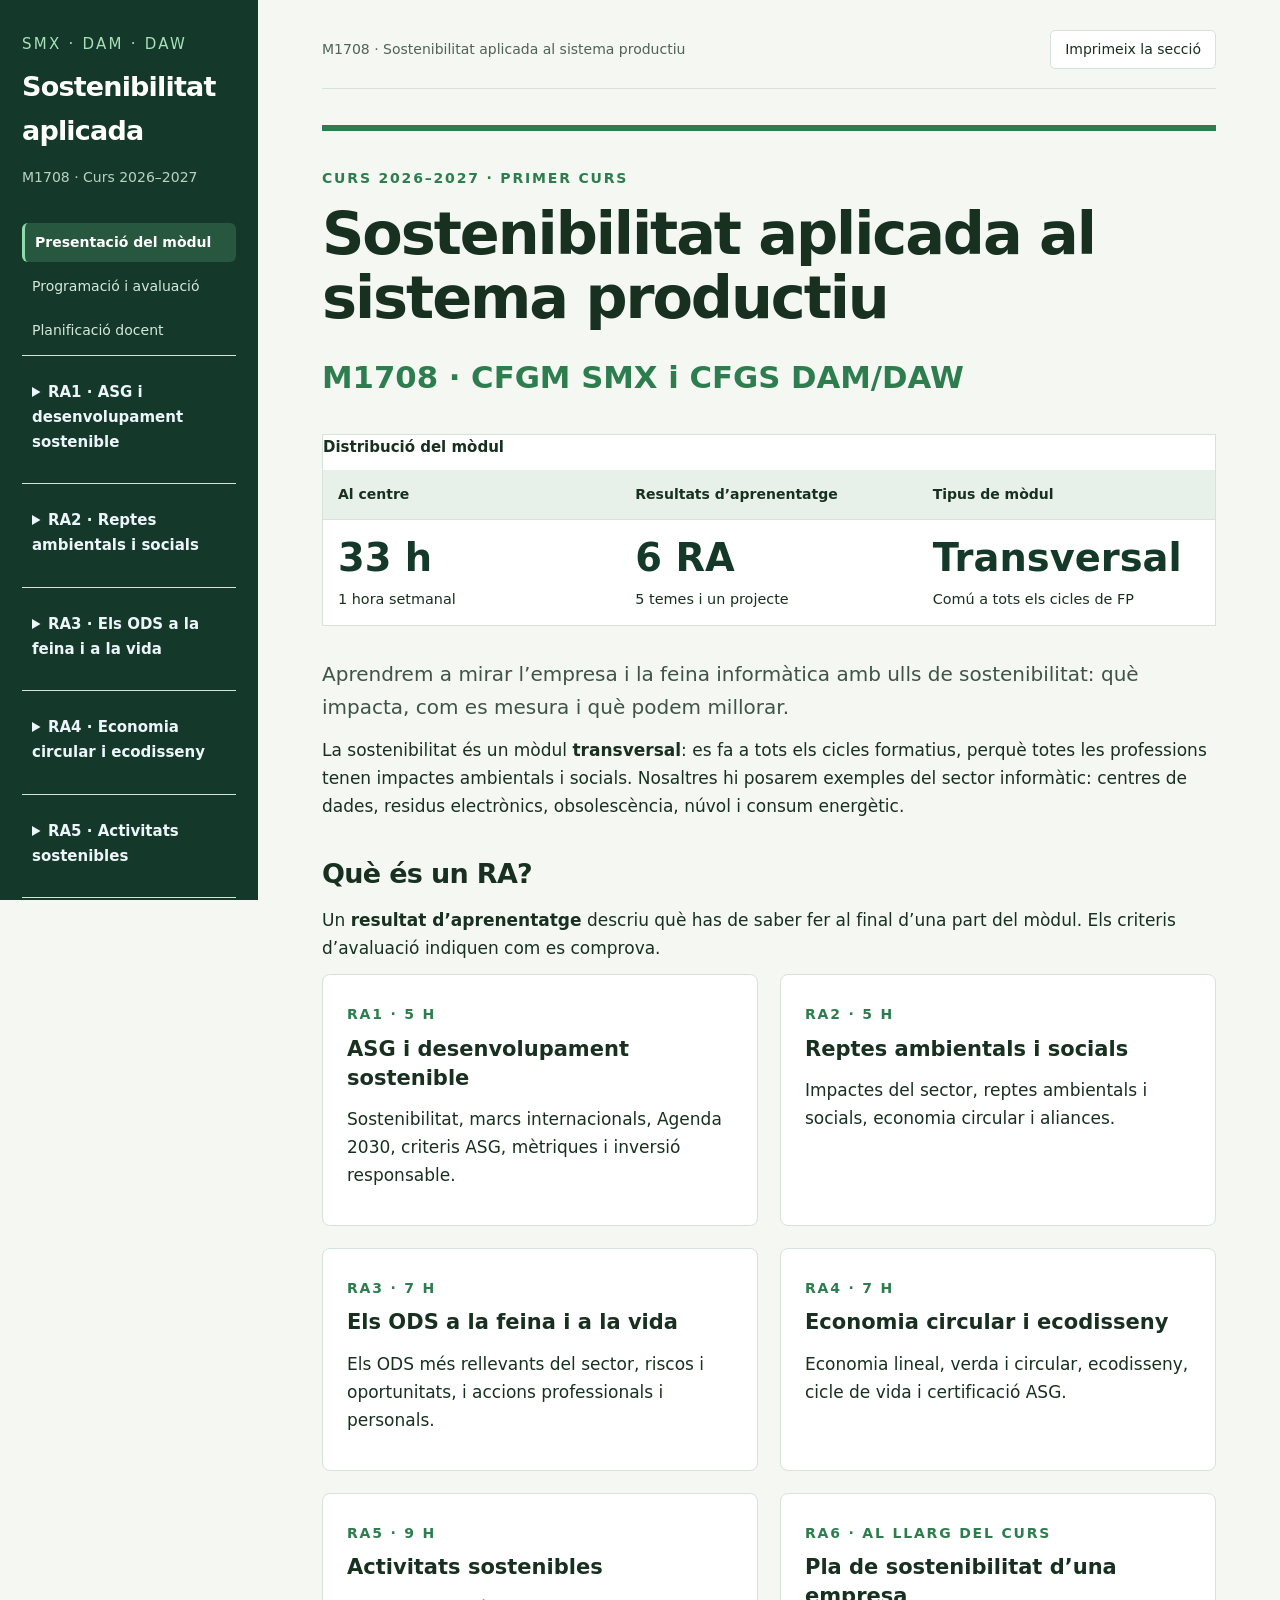
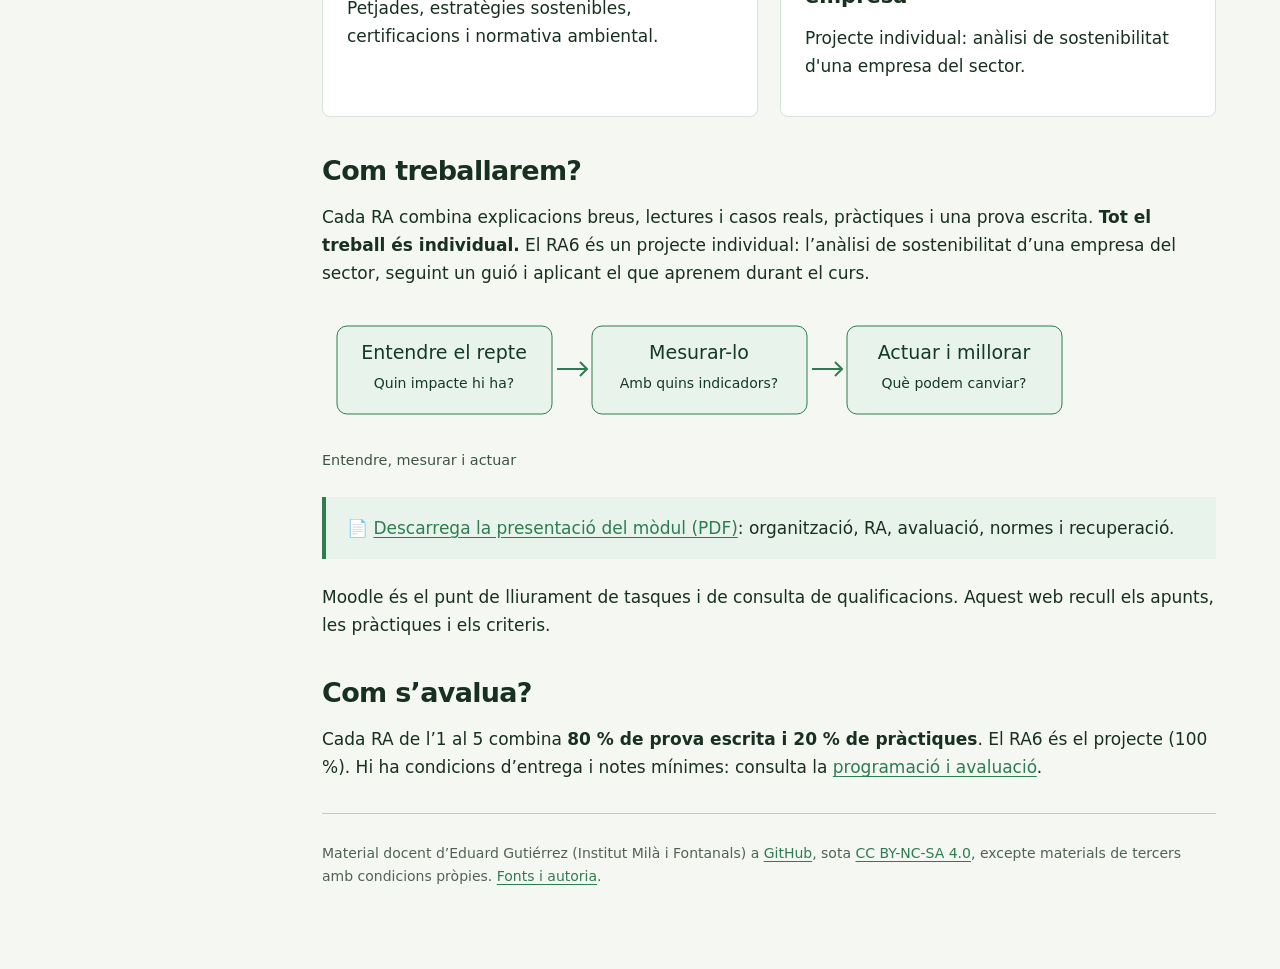
<file: index.html>
<!doctype html>
<html lang="ca">
<head>
<meta charset="utf-8">
<meta name="viewport" content="width=device-width,initial-scale=1">
<title>Sostenibilitat aplicada al sistema productiu · M1708</title>
<meta name="description" content="Sostenibilitat aplicada al sistema productiu · M1708 Sostenibilitat aplicada al sistema productiu. Apunts, pràctiques i criteris per a 1r de CFGM SMX i 1r de CFGS DAM/DAW.">
<link rel="stylesheet" href="style.css?v=20261122">
<link rel="icon" href="data:image/svg+xml,%3Csvg%20xmlns='http://www.w3.org/2000/svg'%20viewBox='0%200%2064%2064'%3E%3Crect%20width='64'%20height='64'%20rx='12'%20fill='%2314392a'/%3E%3Ctext%20x='32'%20y='43'%20text-anchor='middle'%20font-size='38'%20fill='white'%20font-family='sans-serif'%3ES%3C/text%3E%3C/svg%3E">
</head>
<body data-default-panel="inici">
<a class="skip" href="#main">Ves al contingut</a><aside><div class="brand">SMX · DAM · DAW<strong>Sostenibilitat<br>aplicada</strong></div>
<p>M1708 · Curs 2026–2027</p>
<nav aria-label="Mòdul, resultats d’aprenentatge i continguts"><a href="index.html#inici">Presentació del mòdul</a><a href="index.html#programacio">Programació i avaluació</a><a href="index.html#planificacio-docent">Planificació docent</a><details id="nav-ra1"><summary>RA1 · ASG i desenvolupament sostenible</summary><div class="nav-children"><a href="ra1.html#ra1">Presentació del RA1</a><a href="ra1.html#ra1-materials">Materials i presentació RA1</a><details><summary>Apunts RA1</summary><div class="nav-children"><a href="ra1.html#ra1-apunts">Índex dels apunts</a><a href="ra1.html#ra1-apunts/r1-marcs">01 Sostenibilitat i marcs internacionals</a><a href="ra1.html#ra1-apunts/r1-reptes">02 Reptes globals: clima, ecosistemes i equitat</a><a href="ra1.html#ra1-apunts/r1-agenda">03 L'Agenda 2030 i els ODS</a><a href="ra1.html#ra1-apunts/r1-asg">04 Els criteris ASG a l'empresa</a><a href="ra1.html#ra1-apunts/r1-grups">05 Grups d'interès, riscos i oportunitats</a><a href="ra1.html#ra1-apunts/r1-metriques">06 Mètriques i rendició de comptes</a><a href="ra1.html#ra1-apunts/r1-isr">07 Inversió socialment responsable (ISR)</a><a href="ra1.html#ra1-apunts/r1-casos">08 Casos reals, resum i glossari</a></div></details><a href="ra1.html#ra1-practiques">Pràctiques RA1</a><a href="ra1.html#ra1-prova">Prova escrita RA1</a><a href="ra1.html#ra1-criteris">Criteris RA1</a></div></details><details id="nav-ra2"><summary>RA2 · Reptes ambientals i socials</summary><div class="nav-children"><a href="ra2.html#ra2">Presentació del RA2</a><a href="ra2.html#ra2-apunts">Apunts RA2</a><a href="ra2.html#ra2-practiques">Pràctiques RA2</a><a href="ra2.html#ra2-criteris">Criteris RA2</a></div></details><details id="nav-ra3"><summary>RA3 · Els ODS a la feina i a la vida</summary><div class="nav-children"><a href="ra3.html#ra3">Presentació del RA3</a><a href="ra3.html#ra3-apunts">Apunts RA3</a><a href="ra3.html#ra3-practiques">Pràctiques RA3</a><a href="ra3.html#ra3-criteris">Criteris RA3</a></div></details><details id="nav-ra4"><summary>RA4 · Economia circular i ecodisseny</summary><div class="nav-children"><a href="ra4.html#ra4">Presentació del RA4</a><a href="ra4.html#ra4-apunts">Apunts RA4</a><a href="ra4.html#ra4-practiques">Pràctiques RA4</a><a href="ra4.html#ra4-criteris">Criteris RA4</a></div></details><details id="nav-ra5"><summary>RA5 · Activitats sostenibles</summary><div class="nav-children"><a href="ra5.html#ra5">Presentació del RA5</a><a href="ra5.html#ra5-apunts">Apunts RA5</a><a href="ra5.html#ra5-practiques">Pràctiques RA5</a><a href="ra5.html#ra5-criteris">Criteris RA5</a></div></details><details id="nav-ra6"><summary>RA6 · Pla de sostenibilitat d’una empresa</summary><div class="nav-children"><a href="ra6.html#ra6">Presentació del RA6</a><a href="ra6.html#ra6-projecte">El projecte</a><a href="ra6.html#ra6-criteris">Criteris RA6</a></div></details><a href="index.html#fonts">Fonts i autoria</a></nav><div class="nav-foot">M1708 · 33 h · 1 h setmanal<br>Mòdul transversal de primer curs<br><br>Institut Milà i Fontanals · Igualada</div></aside><main id="main"><div class="topline"><span>M1708 · Sostenibilitat aplicada al sistema productiu</span><button id="print" class="print">Imprimeix la secció</button></div>
<section class="panel active" id="inici" data-title="Presentació del mòdul"><div class="course-cover"><p class="eyebrow">Curs 2026–2027 · Primer curs</p><h1>Sostenibilitat aplicada al sistema productiu</h1><p class="course-module">M1708 · CFGM SMX i CFGS DAM/DAW</p><div class="table-wrap"><table class="course-hours"><caption>Distribució del mòdul</caption><thead><tr><th scope="col">Al centre</th><th scope="col">Resultats d’aprenentatge</th><th scope="col">Tipus de mòdul</th></tr></thead><tbody><tr><td><strong>33 h</strong><span>1 hora setmanal</span></td><td><strong>6 RA</strong><span>5 temes i un projecte</span></td><td><strong>Transversal</strong><span>Comú a tots els cicles de FP</span></td></tr></tbody></table></div></div>
<p class="lead">Aprendrem a mirar l’empresa i la feina informàtica amb ulls de sostenibilitat: què impacta, com es mesura i què podem millorar.</p>
<p>La sostenibilitat és un mòdul <strong>transversal</strong>: es fa a tots els cicles formatius, perquè totes les professions tenen impactes ambientals i socials. Nosaltres hi posarem exemples del sector informàtic: centres de dades, residus electrònics, obsolescència, núvol i consum energètic.</p>
<h2>Què és un RA?</h2><p>Un <strong>resultat d’aprenentatge</strong> descriu què has de saber fer al final d’una part del mòdul. Els criteris d’avaluació indiquen com es comprova.</p>
<div class="grid"><a class="card ra-card" href="ra1.html#ra1"><span class="eyebrow">RA1 · 5 h</span><h3>ASG i desenvolupament sostenible</h3><p>Sostenibilitat, marcs internacionals, Agenda 2030, criteris ASG, mètriques i inversió responsable.</p></a><a class="card ra-card" href="ra2.html#ra2"><span class="eyebrow">RA2 · 5 h</span><h3>Reptes ambientals i socials</h3><p>Impactes del sector, reptes ambientals i socials, economia circular i aliances.</p></a><a class="card ra-card" href="ra3.html#ra3"><span class="eyebrow">RA3 · 7 h</span><h3>Els ODS a la feina i a la vida</h3><p>Els ODS més rellevants del sector, riscos i oportunitats, i accions professionals i personals.</p></a><a class="card ra-card" href="ra4.html#ra4"><span class="eyebrow">RA4 · 7 h</span><h3>Economia circular i ecodisseny</h3><p>Economia lineal, verda i circular, ecodisseny, cicle de vida i certificació ASG.</p></a><a class="card ra-card" href="ra5.html#ra5"><span class="eyebrow">RA5 · 9 h</span><h3>Activitats sostenibles</h3><p>Petjades, estratègies sostenibles, certificacions i normativa ambiental.</p></a><a class="card ra-card" href="ra6.html#ra6"><span class="eyebrow">RA6 · Al llarg del curs</span><h3>Pla de sostenibilitat d’una empresa</h3><p>Projecte individual: anàlisi de sostenibilitat d'una empresa del sector.</p></a></div>
<h2>Com treballarem?</h2><p>Cada RA combina explicacions breus, lectures i casos reals, pràctiques i una prova escrita. <strong>Tot el treball és individual.</strong> El RA6 és un projecte individual: l’anàlisi de sostenibilitat d’una empresa del sector, seguint un guió i aplicant el que aprenem durant el curs.</p>
<figure class="scheme"><svg viewBox="0 0 760 130" role="img" aria-label="Entendre, mesurar i actuar"><title>Entendre, mesurar i actuar</title><rect x="15" y="15" width="215" height="88" rx="10" fill="#e8f3ec" stroke="#2e7d4f"/><text x="122" y="48" text-anchor="middle" font-size="19" fill="#14392a">Entendre el repte</text><text x="122" y="77" text-anchor="middle" font-size="14" fill="#14392a">Quin impacte hi ha?</text><path d="M235 58h30m-7-7 7 7-7 7" fill="none" stroke="#2e7d4f" stroke-width="2"/><rect x="270" y="15" width="215" height="88" rx="10" fill="#e8f3ec" stroke="#2e7d4f"/><text x="377" y="48" text-anchor="middle" font-size="19" fill="#14392a">Mesurar-lo</text><text x="377" y="77" text-anchor="middle" font-size="14" fill="#14392a">Amb quins indicadors?</text><path d="M490 58h30m-7-7 7 7-7 7" fill="none" stroke="#2e7d4f" stroke-width="2"/><rect x="525" y="15" width="215" height="88" rx="10" fill="#e8f3ec" stroke="#2e7d4f"/><text x="632" y="48" text-anchor="middle" font-size="19" fill="#14392a">Actuar i millorar</text><text x="632" y="77" text-anchor="middle" font-size="14" fill="#14392a">Què podem canviar?</text></svg><figcaption>Entendre, mesurar i actuar</figcaption></figure>
<p class="notice">📄 <a href="materials/M1708_presentacio_modul.pdf">Descarrega la presentació del mòdul (PDF)</a>: organització, RA, avaluació, normes i recuperació.</p><p>Moodle és el punt de lliurament de tasques i de consulta de qualificacions. Aquest web recull els apunts, les pràctiques i els criteris.</p>
<h2>Com s’avalua?</h2><p>Cada RA de l’1 al 5 combina <strong>80 % de prova escrita i 20 % de pràctiques</strong>. El RA6 és el projecte (100 %). Hi ha condicions d’entrega i notes mínimes: consulta la <a href="#programacio">programació i avaluació</a>.</p></section><section class="panel" id="programacio" data-title="Programació i avaluació"><div class="eyebrow">M1708 · Sostenibilitat</div><h1>Programació i avaluació</h1>
<p class="lead">Guia de funcionament i avaluació del curs 2026–2027. La programació és la mateixa per a SMX i per a DAM/DAW.</p>
<h2>Distribució del mòdul</h2><div class="table-wrap"><table><thead><tr><th>RA</th><th>Contingut</th><th>Hores</th><th>Instruments</th></tr></thead><tbody><tr><td>RA1</td><td>ASG i desenvolupament sostenible</td><td>5</td><td>20 % T · 80 % Q</td></tr><tr><td>RA2</td><td>Reptes ambientals i socials</td><td>5</td><td>20 % T · 80 % Q</td></tr><tr><td>RA3</td><td>Els ODS a la feina i a la vida</td><td>7</td><td>20 % T · 80 % Q</td></tr><tr><td>RA4</td><td>Economia circular i ecodisseny</td><td>7</td><td>20 % T · 80 % Q</td></tr><tr><td>RA5</td><td>Activitats sostenibles</td><td>9</td><td>20 % T · 80 % Q</td></tr><tr><td>RA6</td><td>Pla de sostenibilitat d’una empresa</td><td>Repartit</td><td>100 % projecte</td></tr></tbody></table></div>
<p>Total: <strong>33 hores al centre</strong>, una hora setmanal. El RA6 es va construint al llarg del curs.</p>
<h2>Com es qualifica cada RA</h2>
<div class="table-wrap"><table><thead><tr><th>RA</th><th>Tx · Pràctiques i treballs</th><th>Qx · Prova escrita</th></tr></thead><tbody><tr><td>RA1</td><td>20 %</td><td>80 %</td></tr><tr><td>RA2</td><td>20 %</td><td>80 %</td></tr><tr><td>RA3</td><td>20 %</td><td>80 %</td></tr><tr><td>RA4</td><td>20 %</td><td>80 %</td></tr><tr><td>RA5</td><td>20 %</td><td>80 %</td></tr><tr><td>RA6</td><td>100 % (projecte)</td><td>—</td></tr></tbody></table></div>
<p class="notice">Per aprovar cada RA cal treure un <strong>5 o més a la prova escrita</strong>.</p>
<h2>Nota del mòdul</h2>
<div class="formula">QMP = 0,16·RA1 + 0,16·RA2 + 0,16·RA3 + 0,16·RA4 + 0,16·RA5 + 0,20·RA6</div>
<p>Cal aprovar <strong>tots els RA</strong> per separat per poder aplicar la fórmula. Si algun RA queda suspès, el mòdul queda suspès.</p>
<h2>Normes de lliurament</h2>
<ul><li><strong>Totes les tasques són obligatòries.</strong> La no entrega de qualsevol tasca suposa una nota màxima de <strong>4</strong> en aquell RA.</li>
<li>Pots buscar informació a internet, als apunts, a la presentació i als materials de l’IOC. El que no està permès és lliurar un text fet amb una eina d’<strong>IA sense elaborar-lo tu</strong>, copiar d’un company o intentar enganyar.</li>
<li>Si es detecten còpies parcials o totals (d’altres alumnes, de llibres, d’internet o d’una IA sense autorització del docent), aquella activitat <strong>no es considera superada</strong>, sense perjudici de les sancions que corresponguin.</li></ul>
<h2 id="programacio-recuperacio">Recuperació · 2a convocatòria</h2>
<div class="notice"><p>Si no aproves el mòdul a la 1a convocatòria, tens dret a una 2a convocatòria, en el període i el calendari que marqui el centre. Consisteix en una <strong>prova escrita dels RA no aprovats</strong>.</p><p>Per poder-t’hi presentar has d’haver lliurat <strong>totes les pràctiques i exercicis pendents</strong> i, si el professor ho considera, un treball extra, amb criteris de qualitat i validat pel docent amb antelació.</p></div>
<div id="programacio-ra-curriculum"><h2>Resultats d’aprenentatge, criteris d’avaluació i continguts</h2><p>Selecciona un RA per consultar-ne el nom complet, els criteris i els continguts.</p><div class="toc" role="tablist" aria-label="Resultat d’aprenentatge"><a href="#programacio/programacio-ra1" id="programacio-tab-ra1" role="tab" aria-controls="programacio-ra1" aria-selected="true">RA1</a><a href="#programacio/programacio-ra2" id="programacio-tab-ra2" role="tab" aria-controls="programacio-ra2" aria-selected="false">RA2</a><a href="#programacio/programacio-ra3" id="programacio-tab-ra3" role="tab" aria-controls="programacio-ra3" aria-selected="false">RA3</a><a href="#programacio/programacio-ra4" id="programacio-tab-ra4" role="tab" aria-controls="programacio-ra4" aria-selected="false">RA4</a><a href="#programacio/programacio-ra5" id="programacio-tab-ra5" role="tab" aria-controls="programacio-ra5" aria-selected="false">RA5</a><a href="#programacio/programacio-ra6" id="programacio-tab-ra6" role="tab" aria-controls="programacio-ra6" aria-selected="false">RA6</a></div><article id="programacio-ra1" role="tabpanel" aria-labelledby="programacio-tab-ra1"><h3>RA1. Identifica els aspectes ambientals, socials i de governança (ASG) relatius a la sostenibilitat tenint en compte el concepte de desenvolupament sostenible i els marcs internacionals que contribueixen a la seva consecució.</h3><h4>Criteris d’avaluació</h4><ol class="ca-letter-list"><li><strong>1.a</strong> Descriu el concepte de sostenibilitat, establint els marcs internacionals associats al desenvolupament sostenible.</li><li><strong>1.b</strong> Identifica els assumptes ambientals, socials i de governança que influeixen en el desenvolupament sostenible de les organitzacions empresarials.</li><li><strong>1.c</strong> Relaciona els Objectius de Desenvolupament Sostenible (ODS) amb la seva importància per a la consecució de l'Agenda 2030.</li><li><strong>1.d</strong> Analitza la importància d'identificar els aspectes ASG més rellevants per als grups d'interès de les organitzacions relacionant-los amb els riscos i oportunitats que suposen per a la pròpia organització.</li><li><strong>1.e</strong> Identifica els principals estàndards de mètriques per a l'avaluació de l'acompliment en sostenibilitat i el seu paper en la rendició de comptes que marca la legislació vigent i les futures regulacions en desenvolupament.</li><li><strong>1.f</strong> Descriu la inversió socialment responsable i el paper dels analistes, inversores, agències i índexs de sostenibilitat en el foment de la sostenibilitat.</li></ol><h4>Continguts</h4><p><strong>1. Fonaments de la sostenibilitat i desafiaments globals</strong></p><ul class="curriculum-contents"><li><strong>1.1</strong> Definició i evolució del concepte de sostenibilitat.</li><li><strong>1.2</strong> Revisió del marc normatiu i regulador en sostenibilitat a nivell local i internacional. Anàlisi de mètriques.</li><li><strong>1.3</strong> Canvi climàtic, protecció dels ecosistemes, equitat social.</li><li><strong>1.4</strong> Marc universal i els Objectius de Desenvolupament Sostenible (ODS) dins de l'Agenda 2030.</li><li><strong>1.5</strong> Concepte i aplicació de la gestió ASG.</li></ul></article><article id="programacio-ra2" hidden role="tabpanel" aria-labelledby="programacio-tab-ra2"><h3>RA2. Caracteritza els reptes ambientals i socials als quals s'enfronta la societat, descrivint els impactes sobre les persones i els sectors productius i proposant accions per a minimitzar-los.</h3><h4>Criteris d’avaluació</h4><ol class="ca-letter-list"><li><strong>2.a</strong> Identifica els principals reptes ambientals i socials.</li><li><strong>2.b</strong> Relaciona els reptes ambientals i socials amb el desenvolupament de l'activitat econòmica.</li><li><strong>2.c</strong> Analitza l'efecte dels impactes ambientals i socials sobre les persones i els sectors productius.</li><li><strong>2.d</strong> Identifica les mesures i accions encaminades a minimitzar els impactes ambientals i socials.</li><li><strong>2.e</strong> Analitza la importància d'establir aliances i treballar de manera transversal i coordinada per a abordar amb èxit els reptes ambientals i socials.</li></ol><h4>Continguts</h4><p><strong>2. Reptes ambientals i socials</strong></p><ul class="curriculum-contents"><li><strong>2.1</strong> Identificació dels impactes socials, ambientals i econòmics del sector en les seves parts interessades.</li><li><strong>2.2</strong> Anàlisi dels reptes ambientals i socials relacionats amb l'activitat econòmica.</li><li><strong>2.3</strong> Economia circular i gestió de compromisos socials a l'empresa.</li><li><strong>2.4</strong> Aliances i sinergies publicoprivades per a l'assoliment dels reptes ambientals i socials.</li></ul></article><article id="programacio-ra3" hidden role="tabpanel" aria-labelledby="programacio-tab-ra3"><h3>RA3. Estableix l'aplicació de criteris de sostenibilitat en l'acompliment professional i personal, identificant els elements necessaris.</h3><h4>Criteris d’avaluació</h4><ol class="ca-letter-list"><li><strong>3.a</strong> Identifica els ODS més rellevants per a l'activitat professional que realitza.</li><li><strong>3.b</strong> Analitza els riscos i oportunitats que representen els ODS.</li><li><strong>3.c</strong> Identifica les accions necessàries per atendre alguns dels reptes ambientals i socials des de l'activitat professional i l'entorn personal.</li></ol><h4>Continguts</h4><p><strong>3. Objectius de Desenvolupament Sostenible (ODS)</strong></p><ul class="curriculum-contents"><li><strong>3.1</strong> Identificació dels ODS més rellevants en cada sector productiu.</li><li><strong>3.2</strong> Principals riscos i oportunitats associats als ODS.</li><li><strong>3.3</strong> Mesures orientades a enfortir els aspectes de sostenibilitat i la contribució de les actituds personals en la consecució dels ODS.</li></ul></article><article id="programacio-ra4" hidden role="tabpanel" aria-labelledby="programacio-tab-ra4"><h3>RA4. Proposa productes i serveis responsables tenint en compte els principis de l'economia circular.</h3><h4>Criteris d’avaluació</h4><ol class="ca-letter-list"><li><strong>4.a</strong> Caracteritza el model de producció i consum actual.</li><li><strong>4.b</strong> Identifica els principis de l'economia verda i circular.</li><li><strong>4.c</strong> Contrasta els beneficis de l'economia verda i circular enfront del model clàssic de producció.</li><li><strong>4.d</strong> Aplica principis d'ecodisseny.</li><li><strong>4.e</strong> Analitza el cicle de vida del producte.</li><li><strong>4.f</strong> Identifica els processos de producció i els criteris de sostenibilitat aplicats.</li></ol><h4>Continguts</h4><p><strong>4. Producció de béns i serveis</strong></p><ul class="curriculum-contents"><li><strong>4.1</strong> Pla d'acció i models de negoci basats en l'economia verda i circular per la producció de béns i/o serveis.</li><li><strong>4.2</strong> Principis de l'ecodisseny i la certificació ASG per la producció de béns i/o serveis.</li><li><strong>4.3</strong> Integració de la sostenibilitat en l'estratègia empresarial per a la producció de béns i serveis.</li></ul></article><article id="programacio-ra5" hidden role="tabpanel" aria-labelledby="programacio-tab-ra5"><h3>RA5. Realitza activitats sostenibles minimitzant l'impacte de les mateixes en el medi ambient.</h3><h4>Criteris d’avaluació</h4><ol class="ca-letter-list"><li><strong>5.a</strong> Caracteritza el model de producció i consum actual.</li><li><strong>5.b</strong> Identifica els principis de l'economia verda i circular.</li><li><strong>5.c</strong> Contrasta els beneficis de l'economia verda i circular enfront del model clàssic de producció.</li><li><strong>5.d</strong> Avalua l'impacte de les activitats personals i professionals.</li><li><strong>5.e</strong> Aplica principis d'ecodisseny.</li><li><strong>5.f</strong> Aplica estratègies sostenibles.</li><li><strong>5.g</strong> Analitza el cicle de vida del producte.</li><li><strong>5.h</strong> Identifica els processos de producció i els criteris de sostenibilitat aplicats.</li><li><strong>5.i</strong> Aplica la normativa ambiental.</li></ol><h4>Continguts</h4><p><strong>5. Activitats sostenibles</strong></p><ul class="curriculum-contents"><li><strong>5.1</strong> Pla d'acció i models de negoci basats en l'economia verda i circular per la creació d'activitats sostenibles.</li><li><strong>5.2</strong> Principis de l'ecodisseny i la certificació ASG per la creació d'activitats sostenibles.</li><li><strong>5.3</strong> Integració de la sostenibilitat per la creació d'activitats sostenibles en l'estratègia empresarial tot considerant normativa ambiental.</li><li><strong>5.4</strong> Comparativa de l'economia verda i circular front el model clàssic en la creació d'activitats sostenibles.</li></ul></article><article id="programacio-ra6" hidden role="tabpanel" aria-labelledby="programacio-tab-ra6"><h3>RA6. Analitza un pla de sostenibilitat d'una empresa del sector, identificant els seus grups d'interès, els aspectes ASG materials i justificant accions per a la seva gestió i mesurament.</h3><h4>Criteris d’avaluació</h4><ol class="ca-letter-list"><li><strong>6.a</strong> Identifica els principals grups d'interès de l'empresa.</li><li><strong>6.b</strong> Analitza els aspectes ASG materials, les expectatives dels grups d'interès i la importància dels aspectes ASG en relació amb els objectius empresarials.</li><li><strong>6.c</strong> Defineix accions encaminades a minimitzar els impactes negatius i aprofitar les oportunitats que plantegen els principals aspectes ASG identificats.</li><li><strong>6.d</strong> Determina les mètriques d'avaluació de l'acompliment de l'empresa d'acord amb els estàndards de sostenibilitat més àmpliament utilitzats.</li><li><strong>6.e</strong> Elabora un informe de sostenibilitat amb el pla i els indicadors proposats.</li></ol><h4>Continguts</h4><p><strong>6. Pla de sostenibilitat de l'empresa</strong></p><ul class="curriculum-contents"><li><strong>6.1</strong> Elaboració d'un informe de sostenibilitat: grups d'interès, anàlisi dels aspectes materials ASG, accions per minimitzar impactes negatius i maximitzar les oportunitats, indicadors i mètriques d'avaluació.</li></ul></article></div></section><section class="panel" id="planificacio-docent" data-title="Planificació docent"><div class="eyebrow">M1708 · Sostenibilitat</div><h1>Planificació docent</h1>
<p class="lead">Distribució orientativa de les 33 hores del mòdul. És una previsió i es pot modificar.</p>
<div class="notice"><p>El mòdul té <strong>una hora setmanal</strong>: a SMX es fa els <strong>divendres</strong> i a DAM/DAW els <strong>dimarts</strong>.</p><p><strong>Proves escrites:</strong> el RA1 té prova pròpia; el RA2 i el RA3 comparteixen una sola prova, i el RA4 i el RA5 també. Cada RA es qualifica per separat. El projecte del RA6 es va construint en acabar cada bloc.</p></div>
<div class="table-wrap"><table class="schedule"><thead><tr><th>Hora</th><th>RA</th><th>Què es fa</th><th>Criteris d’avaluació</th><th>Continguts</th></tr></thead><tbody><tr><td>1</td><td>RA1</td><td>Presentació del mòdul: RA, avaluació, normes i materials. Què és la sostenibilitat.</td><td>1.a</td><td>1.1</td></tr><tr><td>2</td><td>RA1</td><td>Definició i evolució de la sostenibilitat. Marcs internacionals i normativa (Pacte Mundial, París, Pacte Verd). <span class="small">(Pràctica 1.1)</span></td><td>1.a</td><td>1.1, 1.2</td></tr><tr><td>3</td><td>RA1</td><td>Canvi climàtic, ecosistemes, biodiversitat, biocapacitat i petjada ecològica. <span class="small">(Pràctiques 1.2 i 1.3)</span></td><td>1.a</td><td>1.3</td></tr><tr><td>4</td><td>RA1</td><td>Equitat social. Agenda 2030 i ODS. Criteris ASG i grups d’interès. <span class="small">(Pràctiques 1.4 i 1.5)</span></td><td>1.a, 1.b, 1.c, 1.d</td><td>1.3, 1.4, 1.5</td></tr><tr class="proposed"><td>5</td><td>RA1</td><td>Mètriques i rendició de comptes. Inversió socialment responsable. <strong>Prova escrita RA1.</strong></td><td>1.e, 1.f</td><td>1.2, 1.5</td></tr><tr><td>6</td><td>RA2</td><td>Impactes socials, ambientals i econòmics del sector informàtic en les parts interessades. <span class="small">(Pràctica RA2)</span></td><td>2.a, 2.b</td><td>2.1</td></tr><tr><td>7</td><td>RA2</td><td>Reptes ambientals de l’activitat econòmica: clima, contaminació, aigua, biodiversitat, residus electrònics. <span class="small">(Pràctica RA2)</span></td><td>2.a, 2.b, 2.c</td><td>2.2</td></tr><tr><td>8</td><td>RA2</td><td>Reptes socials: pobresa, desigualtat, demografia i salut. Efectes sobre persones i sectors. <span class="small">(Pràctica RA2)</span></td><td>2.a, 2.c</td><td>2.2</td></tr><tr><td>9</td><td>RA2</td><td>Economia circular i gestió de compromisos socials a l’empresa. <span class="small">(Pràctica RA2)</span></td><td>2.d</td><td>2.3</td></tr><tr><td>10</td><td>RA2</td><td>Aliances i sinergies publicoprivades. <span class="small">(Projecte RA6: grups d’interès)</span></td><td>2.e, 6.a</td><td>2.4, 6.1</td></tr><tr><td>11</td><td>RA3</td><td>Els ODS més rellevants per al sector informàtic. <span class="small">(Pràctica RA3)</span></td><td>3.a</td><td>3.1</td></tr><tr><td>12</td><td>RA3</td><td>ODS per sectors productius: cas d’una empresa TIC. <span class="small">(Pràctica RA3)</span></td><td>3.a</td><td>3.1</td></tr><tr><td>13</td><td>RA3</td><td>Riscos i oportunitats que representen els ODS. <span class="small">(Pràctica RA3)</span></td><td>3.b</td><td>3.2</td></tr><tr><td>14</td><td>RA3</td><td>Riscos i oportunitats: anàlisi d’un cas. <span class="small">(Pràctica RA3)</span></td><td>3.b</td><td>3.2</td></tr><tr><td>15</td><td>RA3</td><td>Mesures per enfortir la sostenibilitat i actituds personals. <span class="small">(Pràctica RA3)</span></td><td>3.c</td><td>3.3</td></tr><tr><td>16</td><td>RA3</td><td>Accions des de l’activitat professional i l’entorn personal. <span class="small">(Projecte RA6: aspectes ASG materials)</span></td><td>3.c, 6.b</td><td>3.3, 6.1</td></tr><tr class="proposed"><td>17</td><td>RA2 i RA3</td><td><strong>Prova escrita RA2 + RA3.</strong></td><td>2.a–3.c</td><td>2.1–3.3</td></tr><tr><td>18</td><td>RA4</td><td>El model de producció i consum actual: l’economia lineal. <span class="small">(Pràctica RA4)</span></td><td>4.a</td><td>4.1</td></tr><tr><td>19</td><td>RA4</td><td>Principis de l’economia verda i circular. Les 7R i els models de negoci. <span class="small">(Pràctica RA4)</span></td><td>4.b</td><td>4.1</td></tr><tr><td>20</td><td>RA4</td><td>Beneficis de l’economia verda i circular davant del model clàssic. <span class="small">(Pràctica RA4)</span></td><td>4.c</td><td>4.1</td></tr><tr><td>21</td><td>RA4</td><td>Principis d’ecodisseny. <span class="small">(Pràctica RA4)</span></td><td>4.d</td><td>4.2</td></tr><tr><td>22</td><td>RA4</td><td>Anàlisi del cicle de vida del producte. <span class="small">(Pràctica RA4)</span></td><td>4.e</td><td>4.2</td></tr><tr><td>23</td><td>RA4</td><td>Processos de producció, criteris de sostenibilitat i certificació ASG. <span class="small">(Pràctica RA4)</span></td><td>4.f</td><td>4.2, 4.3</td></tr><tr><td>24</td><td>RA4</td><td>Integració de la sostenibilitat en l’estratègia empresarial. <span class="small">(Projecte RA6: accions)</span></td><td>4.f, 6.c</td><td>4.3, 6.1</td></tr><tr><td>25</td><td>RA5</td><td>Economia verda i circular davant del model clàssic en la creació d’activitats sostenibles. <span class="small">(Pràctica RA5)</span></td><td>5.a, 5.b, 5.c</td><td>5.4</td></tr><tr><td>26</td><td>RA5</td><td>Avaluar l’impacte de les activitats personals i professionals: petjades. <span class="small">(Pràctica RA5)</span></td><td>5.d</td><td>5.1</td></tr><tr><td>27</td><td>RA5</td><td>Càlcul i interpretació de la petjada d’una activitat. <span class="small">(Pràctica RA5)</span></td><td>5.d</td><td>5.1</td></tr><tr><td>28</td><td>RA5</td><td>Estratègies sostenibles: energia, compra responsable, residus, mobilitat i Green IT. <span class="small">(Pràctica RA5)</span></td><td>5.f</td><td>5.1</td></tr><tr><td>29</td><td>RA5</td><td>Ecodisseny i cicle de vida aplicats a una activitat o servei. <span class="small">(Pràctica RA5)</span></td><td>5.e, 5.g</td><td>5.2</td></tr><tr><td>30</td><td>RA5</td><td>Processos de producció i criteris de sostenibilitat aplicats. <span class="small">(Pràctica RA5)</span></td><td>5.h</td><td>5.3</td></tr><tr><td>31</td><td>RA5</td><td>Certificacions i normativa ambiental. <span class="small">(Pràctica RA5)</span></td><td>5.i</td><td>5.2, 5.3</td></tr><tr><td>32</td><td>RA5</td><td>Indicadors, mètriques i informe de sostenibilitat. <span class="small">(Projecte RA6: lliurament)</span></td><td>6.d, 6.e</td><td>6.1</td></tr><tr class="proposed"><td>33</td><td>RA4 i RA5</td><td><strong>Prova escrita RA4 + RA5.</strong></td><td>4.a–5.i</td><td>4.1–5.4</td></tr></tbody></table></div>
<h2>Hores per RA</h2><div class="table-wrap"><table><thead><tr><th>RA</th><th>Hores</th><th>Inclou</th></tr></thead><tbody>
<tr><td>RA1</td><td>5 (hores 1–5)</td><td>Presentació del mòdul i prova RA1</td></tr>
<tr><td>RA2</td><td>5 (hores 6–10)</td><td>Part del projecte RA6</td></tr>
<tr><td>RA3</td><td>7 (hores 11–17)</td><td>Part del projecte RA6 i prova RA2 + RA3</td></tr>
<tr><td>RA4</td><td>7 (hores 18–24)</td><td>Part del projecte RA6</td></tr>
<tr><td>RA5</td><td>9 (hores 25–33)</td><td>Lliurament del projecte RA6 i prova RA4 + RA5</td></tr>
<tr><td>RA6</td><td>Repartit</td><td>Es treballa dins de les hores de cada RA</td></tr></tbody></table></div></section><section class="panel" id="fonts" data-title="Fonts i autoria"><div class="eyebrow">M1708 · Sostenibilitat</div><h1>Fonts i autoria</h1>
<p class="lead">D’on surten els materials i com es poden reutilitzar.</p>
<h2>Materials de referència</h2><ul class="linklist">
<li><strong>Llibre de text:</strong> J. J. García Navarro i A. Navarro Álvarez Sánchez, <em>Sostenibilidad aplicada al sistema productivo</em> (2024), ISBN 9788411349345. Per drets d’autor no es penja: el pots comprar o consultar a la biblioteca.</li>
<li><strong>Materials de l’IOC</strong> del mòdul 1708 (Departament d’Educació): <a href="https://ioc.xtec.cat/materials/FP/Recursos/fp_trs_sasp_/web/fp_trs_sasp_htmlindex/index.html">Sostenibilitat aplicada al sistema productiu</a>.</li>
<li><strong>Nacions Unides</strong>: <a href="https://sdgs.un.org/es/goals">Objectius de Desenvolupament Sostenible</a> i <a href="https://www.un.org/sustainabledevelopment/es/takeaction/">Guia dels ganduls per salvar el món</a>.</li></ul>
<h2 id="llicencia">Autoria i reutilització</h2>
<p>Apunts, pràctiques i web: elaboració d’Eduard Gutiérrez (Institut Milà i Fontanals, Igualada), a partir de les fonts anteriors. Llicència <a href="https://creativecommons.org/licenses/by-nc-sa/4.0/deed.ca">CC BY-NC-SA 4.0</a> per a l’elaboració pròpia. Les imatges, logotipus i textos de tercers mantenen les seves condicions.</p>
<p>Codi font del web: <a href="https://github.com/ejgutierrez74/sostenibilitat">github.com/ejgutierrez74/sostenibilitat</a>.</p></section>
<footer id="site-license"><p>Material docent d’Eduard Gutiérrez (Institut Milà i Fontanals) a <a href="https://github.com/ejgutierrez74/sostenibilitat">GitHub</a>, sota <a rel="license" href="https://creativecommons.org/licenses/by-nc-sa/4.0/deed.ca">CC BY-NC-SA 4.0</a>, excepte materials de tercers amb condicions pròpies. <a href="index.html#fonts">Fonts i autoria</a>.</p></footer></main><script src="app.js?v=20261122"></script>
</body>
</html>
</file>
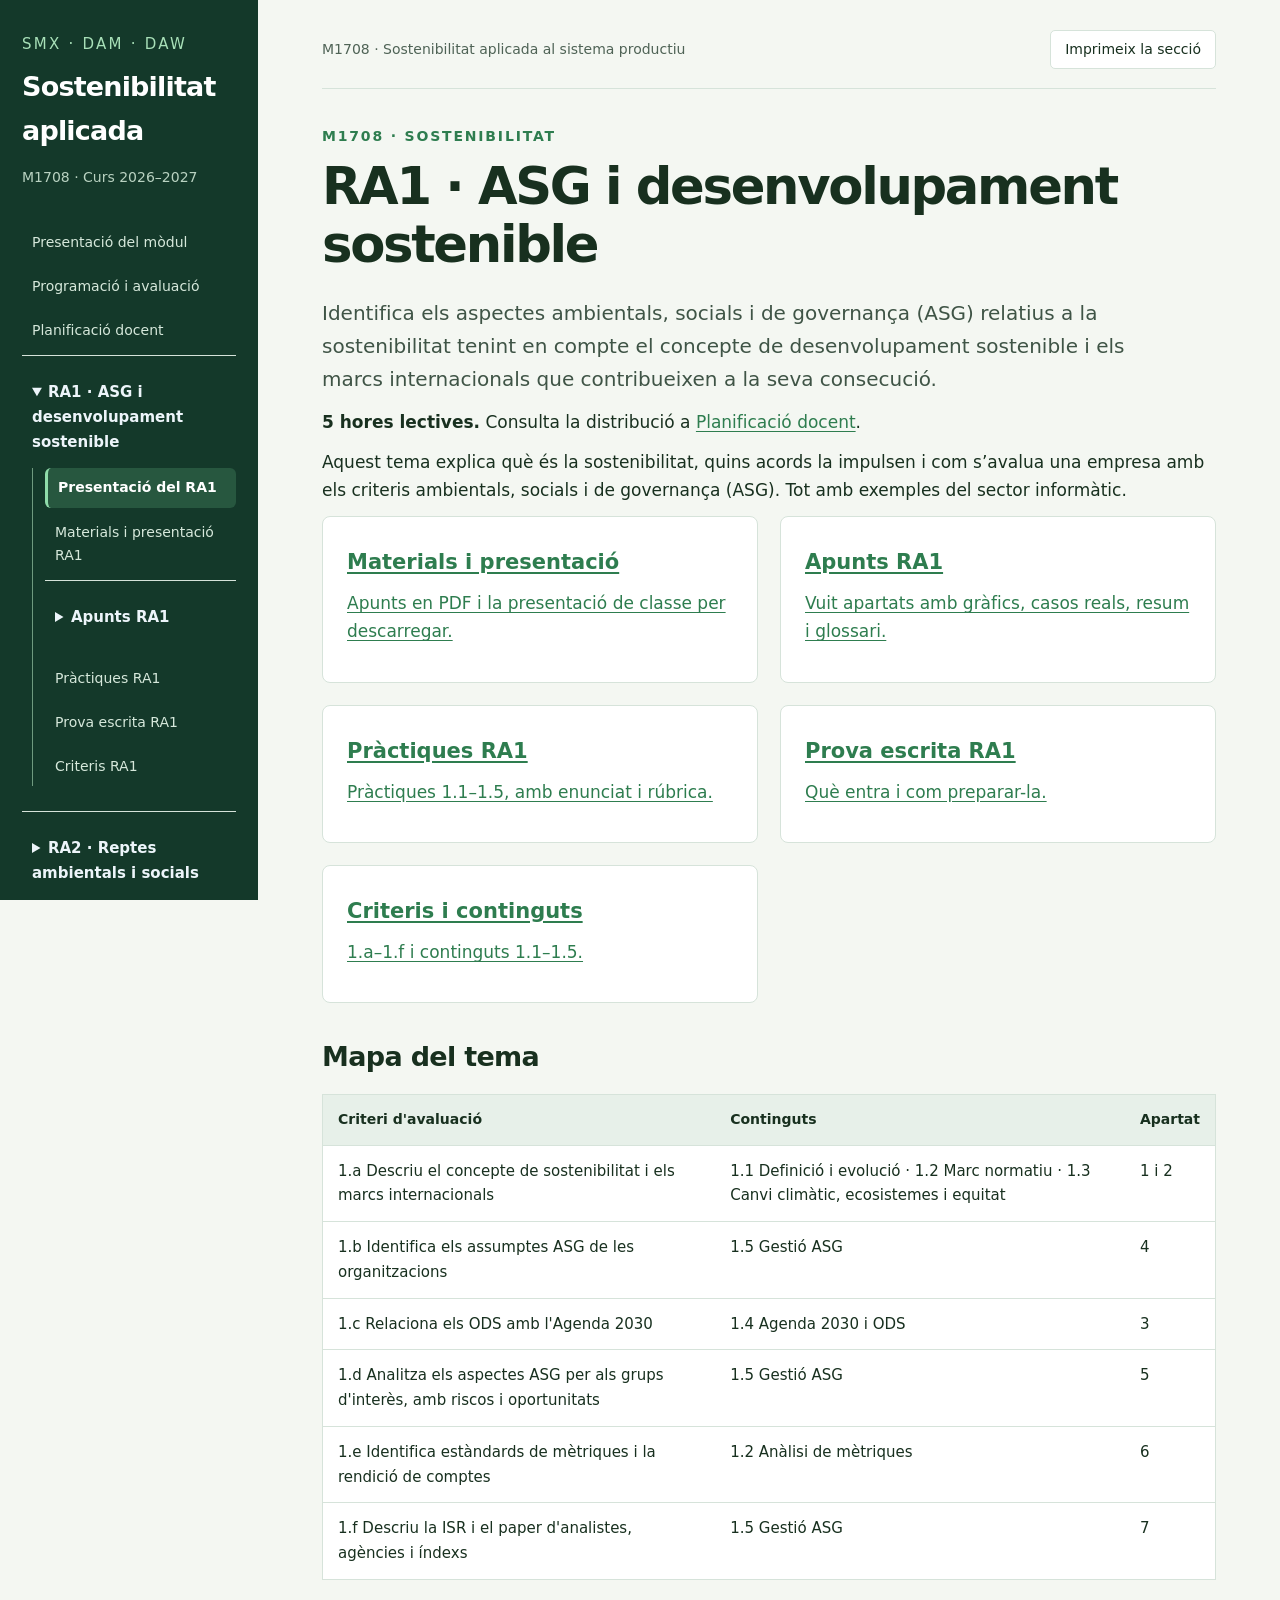
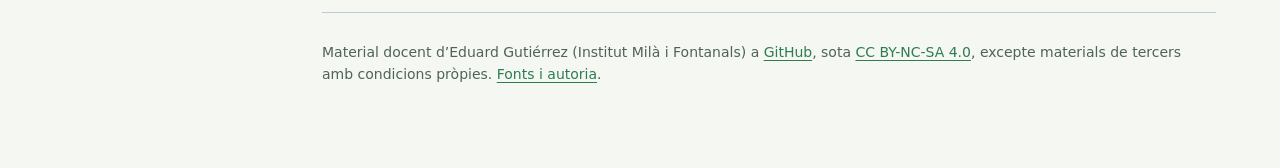
<file: ra1.html>
<!doctype html>
<html lang="ca">
<head>
<meta charset="utf-8">
<meta name="viewport" content="width=device-width,initial-scale=1">
<title>RA1 · ASG i desenvolupament sostenible · M1708</title>
<meta name="description" content="RA1 · ASG i desenvolupament sostenible · M1708 Sostenibilitat aplicada al sistema productiu. Apunts, pràctiques i criteris per a 1r de CFGM SMX i 1r de CFGS DAM/DAW.">
<link rel="stylesheet" href="style.css?v=20261122">
<link rel="icon" href="data:image/svg+xml,%3Csvg%20xmlns='http://www.w3.org/2000/svg'%20viewBox='0%200%2064%2064'%3E%3Crect%20width='64'%20height='64'%20rx='12'%20fill='%2314392a'/%3E%3Ctext%20x='32'%20y='43'%20text-anchor='middle'%20font-size='38'%20fill='white'%20font-family='sans-serif'%3ES%3C/text%3E%3C/svg%3E">
</head>
<body data-default-panel="ra1">
<a class="skip" href="#main">Ves al contingut</a><aside><div class="brand">SMX · DAM · DAW<strong>Sostenibilitat<br>aplicada</strong></div>
<p>M1708 · Curs 2026–2027</p>
<nav aria-label="Mòdul, resultats d’aprenentatge i continguts"><a href="index.html#inici">Presentació del mòdul</a><a href="index.html#programacio">Programació i avaluació</a><a href="index.html#planificacio-docent">Planificació docent</a><details id="nav-ra1"><summary>RA1 · ASG i desenvolupament sostenible</summary><div class="nav-children"><a href="ra1.html#ra1">Presentació del RA1</a><a href="ra1.html#ra1-materials">Materials i presentació RA1</a><details><summary>Apunts RA1</summary><div class="nav-children"><a href="ra1.html#ra1-apunts">Índex dels apunts</a><a href="ra1.html#ra1-apunts/r1-marcs">01 Sostenibilitat i marcs internacionals</a><a href="ra1.html#ra1-apunts/r1-reptes">02 Reptes globals: clima, ecosistemes i equitat</a><a href="ra1.html#ra1-apunts/r1-agenda">03 L'Agenda 2030 i els ODS</a><a href="ra1.html#ra1-apunts/r1-asg">04 Els criteris ASG a l'empresa</a><a href="ra1.html#ra1-apunts/r1-grups">05 Grups d'interès, riscos i oportunitats</a><a href="ra1.html#ra1-apunts/r1-metriques">06 Mètriques i rendició de comptes</a><a href="ra1.html#ra1-apunts/r1-isr">07 Inversió socialment responsable (ISR)</a><a href="ra1.html#ra1-apunts/r1-casos">08 Casos reals, resum i glossari</a></div></details><a href="ra1.html#ra1-practiques">Pràctiques RA1</a><a href="ra1.html#ra1-prova">Prova escrita RA1</a><a href="ra1.html#ra1-criteris">Criteris RA1</a></div></details><details id="nav-ra2"><summary>RA2 · Reptes ambientals i socials</summary><div class="nav-children"><a href="ra2.html#ra2">Presentació del RA2</a><a href="ra2.html#ra2-apunts">Apunts RA2</a><a href="ra2.html#ra2-practiques">Pràctiques RA2</a><a href="ra2.html#ra2-criteris">Criteris RA2</a></div></details><details id="nav-ra3"><summary>RA3 · Els ODS a la feina i a la vida</summary><div class="nav-children"><a href="ra3.html#ra3">Presentació del RA3</a><a href="ra3.html#ra3-apunts">Apunts RA3</a><a href="ra3.html#ra3-practiques">Pràctiques RA3</a><a href="ra3.html#ra3-criteris">Criteris RA3</a></div></details><details id="nav-ra4"><summary>RA4 · Economia circular i ecodisseny</summary><div class="nav-children"><a href="ra4.html#ra4">Presentació del RA4</a><a href="ra4.html#ra4-apunts">Apunts RA4</a><a href="ra4.html#ra4-practiques">Pràctiques RA4</a><a href="ra4.html#ra4-criteris">Criteris RA4</a></div></details><details id="nav-ra5"><summary>RA5 · Activitats sostenibles</summary><div class="nav-children"><a href="ra5.html#ra5">Presentació del RA5</a><a href="ra5.html#ra5-apunts">Apunts RA5</a><a href="ra5.html#ra5-practiques">Pràctiques RA5</a><a href="ra5.html#ra5-criteris">Criteris RA5</a></div></details><details id="nav-ra6"><summary>RA6 · Pla de sostenibilitat d’una empresa</summary><div class="nav-children"><a href="ra6.html#ra6">Presentació del RA6</a><a href="ra6.html#ra6-projecte">El projecte</a><a href="ra6.html#ra6-criteris">Criteris RA6</a></div></details><a href="index.html#fonts">Fonts i autoria</a></nav><div class="nav-foot">M1708 · 33 h · 1 h setmanal<br>Mòdul transversal de primer curs<br><br>Institut Milà i Fontanals · Igualada</div></aside><main id="main"><div class="topline"><span>M1708 · Sostenibilitat aplicada al sistema productiu</span><button id="print" class="print">Imprimeix la secció</button></div>
<section class="panel" id="ra1" data-title="RA1 · ASG i desenvolupament sostenible"><div class="eyebrow">M1708 · Sostenibilitat</div><h1>RA1 · ASG i desenvolupament sostenible</h1>
<p class="lead">Identifica els aspectes ambientals, socials i de governança (ASG) relatius a la sostenibilitat tenint en compte el concepte de desenvolupament sostenible i els marcs internacionals que contribueixen a la seva consecució.</p><p><strong>5 hores lectives.</strong> Consulta la distribució a <a href="index.html#planificacio-docent">Planificació docent</a>.</p>
<p>Aquest tema explica què és la sostenibilitat, quins acords la impulsen i com s’avalua una empresa amb els criteris ambientals, socials i de governança (ASG). Tot amb exemples del sector informàtic.</p>
<div class="grid"><a class="card" href="#ra1-materials"><h3>Materials i presentació</h3><p>Apunts en PDF i la presentació de classe per descarregar.</p></a><a class="card" href="#ra1-apunts"><h3>Apunts RA1</h3><p>Vuit apartats amb gràfics, casos reals, resum i glossari.</p></a><a class="card" href="#ra1-practiques"><h3>Pràctiques RA1</h3><p>Pràctiques 1.1–1.5, amb enunciat i rúbrica.</p></a><a class="card" href="#ra1-prova"><h3>Prova escrita RA1</h3><p>Què entra i com preparar-la.</p></a><a class="card" href="#ra1-criteris"><h3>Criteris i continguts</h3><p>1.a–1.f i continguts 1.1–1.5.</p></a></div>
<h2>Mapa del tema</h2><div class="table-wrap"><table>
<thead>
<tr class="header">
<th>Criteri d'avaluació</th>
<th>Continguts</th>
<th>Apartat</th>
</tr>
</thead>
<tbody>
<tr class="odd">
<td>1.a Descriu el concepte de sostenibilitat i els marcs internacionals</td>
<td>1.1 Definició i evolució · 1.2 Marc normatiu · 1.3 Canvi climàtic, ecosistemes i equitat</td>
<td>1 i 2</td>
</tr>
<tr class="even">
<td>1.b Identifica els assumptes ASG de les organitzacions</td>
<td>1.5 Gestió ASG</td>
<td>4</td>
</tr>
<tr class="odd">
<td>1.c Relaciona els ODS amb l'Agenda 2030</td>
<td>1.4 Agenda 2030 i ODS</td>
<td>3</td>
</tr>
<tr class="even">
<td>1.d Analitza els aspectes ASG per als grups d'interès, amb riscos i oportunitats</td>
<td>1.5 Gestió ASG</td>
<td>5</td>
</tr>
<tr class="odd">
<td>1.e Identifica estàndards de mètriques i la rendició de comptes</td>
<td>1.2 Anàlisi de mètriques</td>
<td>6</td>
</tr>
<tr class="even">
<td>1.f Descriu la ISR i el paper d'analistes, agències i índexs</td>
<td>1.5 Gestió ASG</td>
<td>7</td>
</tr>
</tbody>
</table></div>
</section><section class="panel" id="ra1-materials" data-title="Materials i presentació RA1"><div class="eyebrow">M1708 · Sostenibilitat</div><h1>Materials i presentació RA1</h1>
<p class="lead">Els documents definitius del RA1 per descarregar: els apunts tipus llibre de text i la presentació de classe.</p>
<div class="grid">
<div class="card"><span class="eyebrow">Apunts · 23 pàgines A4</span><h3>RA1 · Aspectes ASG: apunts</h3><p>El text complet del tema amb esquemes, fotos, casos reals, resum i glossari. És el mateix contingut que trobes a <a href="#ra1-apunts">Apunts RA1</a>.</p><p><a href="materials-ra1/RA1_apunts.pdf">Descarrega el PDF</a> · <a href="materials-ra1/RA1_apunts.docx">Word (.docx)</a></p></div>
<div class="card"><span class="eyebrow">Presentació · 54 diapositives</span><h3>RA1 · Aspectes ASG: presentació</h3><p>La presentació de classe, organitzada en els mateixos 8 apartats que els apunts. Serveix per repassar abans de la prova escrita.</p><p><a href="materials-ra1/RA1_presentacio.pdf">Descarrega el PDF</a> · <a href="materials-ra1/RA1_presentacio.pptx">PowerPoint (.pptx)</a></p></div>
</div>
<p class="small">Elaboració: Eduard Gutiérrez (Institut Milà i Fontanals). Fonts: materials IOC del mòdul 1708, unitat 1, i la bibliografia citada. Llicència CC BY-NC-SA 4.0 per a l’elaboració pròpia; els continguts de tercers mantenen els drets dels seus autors.</p></section><section class="panel" id="ra1-apunts" data-title="Apunts RA1"><div class="eyebrow">M1708 · Sostenibilitat</div><h1>Apunts RA1</h1><p class="lead">Aspectes ambientals, socials i de governança (ASG). Pots llegir-los per apartats o sencers, i imprimir la secció.</p><div class="grid"><a class="card" href="#ra1-apunts/r1-marcs">01 Sostenibilitat i marcs internacionals</a><a class="card" href="#ra1-apunts/r1-reptes">02 Reptes globals: clima, ecosistemes i equitat</a><a class="card" href="#ra1-apunts/r1-agenda">03 L'Agenda 2030 i els ODS</a><a class="card" href="#ra1-apunts/r1-asg">04 Els criteris ASG a l'empresa</a><a class="card" href="#ra1-apunts/r1-grups">05 Grups d'interès, riscos i oportunitats</a><a class="card" href="#ra1-apunts/r1-metriques">06 Mètriques i rendició de comptes</a><a class="card" href="#ra1-apunts/r1-isr">07 Inversió socialment responsable (ISR)</a><a class="card" href="#ra1-apunts/r1-casos">08 Casos reals, resum i glossari</a></div><article id="r1-marcs"><div class="eyebrow">Criteri 1.a · 1.1, 1.2</div><h2>01 · Sostenibilitat i marcs internacionals</h2><p>El desenvolupament sostenible vol millorar el benestar d'avui sense posar en perill el de demà. L'Informe Brundtland (ONU, 1987) el defineix com el que satisfà les necessitats del present sense comprometre la capacitat de les generacions futures de satisfer les seves.</p>
<p>Aquesta definició té dues idees clau. La primera són les <strong>necessitats</strong>: menjar, aigua, habitatge, salut, educació i feina per a tothom, començant per qui menys té. La segona són els <strong>límits</strong>: el planeta té recursos finits i una capacitat limitada d'absorbir contaminació. Per tant, la sostenibilitat no és només «cuidar el medi ambient», sinó trobar l'equilibri entre benestar de les persones, economia i natura.</p>
<blockquote>
<p><strong>Exemple:</strong> si una empresa renova tots els portàtils cada dos anys perquè surt barat, cobreix una necessitat d'avui, però genera residus i esgota minerals que les generacions futures no tindran. Allargar-ne la vida a cinc anys és una decisió més sostenible.</p>
</blockquote>
<h3 id="11-les-tres-dimensions-i-els-criteris-asg">1.1 Les tres dimensions i els criteris ASG</h3>
<div class="table-wrap"><table>
<thead>
<tr class="header">
<th>Dimensió</th>
<th>Què busca</th>
</tr>
</thead>
<tbody>
<tr class="odd">
<td>Ambiental</td>
<td>Usar els recursos al ritme que la natura els regenera i no superar la seva capacitat d'absorbir residus</td>
</tr>
<tr class="even">
<td>Social</td>
<td>Equitat, benestar, drets i inclusió per a totes les persones</td>
</tr>
<tr class="odd">
<td>Econòmica</td>
<td>Riquesa i ocupació viables a llarg termini i repartides de manera justa</td>
</tr>
</tbody>
</table></div>
<figure class="scheme"><img src="images/ra1-apunts-image1.webp" alt="les tres dimensions del desenvolupament sostenible" loading="lazy"><figcaption>les tres dimensions del desenvolupament sostenible</figcaption></figure>
<p>Si en falla una, no hi ha sostenibilitat: un projecte rendible que contamina no és suportable, i un de verd que no és rendible no és viable.</p>
<blockquote>
<p><strong>No ho confonguis.</strong> Les dimensions del desenvolupament sostenible són <em>ambiental, social i econòmica</em> i parlen de la societat. Els criteris <strong>ASG</strong> són <em>ambiental, social i governança</em> i serveixen per avaluar una empresa concreta. Van néixer el 2004 amb l'informe <em>Who Cares Wins</em> del Pacte Mundial.</p>
</blockquote>
<h3 id="12-evolució-històrica">1.2 Evolució històrica</h3>
<p>La visió ha passat de protegir el medi ambient a integrar-hi també l'equitat social, l'economia i, a les empreses, la governança. La línia del temps de sota resumeix les fites clau.</p>
<figure class="scheme"><img src="images/ra1-apunts-image2.webp" alt="línia del temps · 9 fites, 1972-2019" loading="lazy"><figcaption>línia del temps · 9 fites, 1972-2019</figcaption></figure>
<p>El 2015 és l'any clau: l'Agenda 2030 i l'Acord de París fixen el full de ruta global que encara seguim avui.</p>
<p>Què va aportar cada fita:</p>
<ul>
<li><p><strong>Estocolm (1972):</strong> primera conferència de l'ONU dedicada al medi ambient. Va posar el tema a l'agenda internacional i va crear el Programa de Nacions Unides per al Medi Ambient (PNUMA).</p></li>
<li><p><strong>Informe Brundtland (1987):</strong> va definir el desenvolupament sostenible i va unir medi ambient i desenvolupament en un sol concepte.</p></li>
<li><p><strong>Cimera de Rio (1992):</strong> va aprovar l'Agenda 21 (un pla d'acció per al segle XXI) i els convenis sobre canvi climàtic i biodiversitat.</p></li>
<li><p><strong>Protocol de Kyoto (1997):</strong> primer acord que obligava els països industrialitzats a reduir les seves emissions de GEH.</p></li>
<li><p><strong>Pacte Mundial (1999):</strong> va portar la sostenibilitat a les empreses (vegeu l'apartat 1.3).</p></li>
<li><p><strong>Objectius de Desenvolupament del Mil·lenni (2000):</strong> 8 objectius per reduir la pobresa extrema abans del 2015, pensats sobretot per als països en desenvolupament.</p></li>
<li><p><strong>Who Cares Wins (2004):</strong> informe del Pacte Mundial amb entitats financeres on apareix per primer cop el terme ASG.</p></li>
<li><p><strong>Agenda 2030 i Acord de París (2015):</strong> substitueixen els ODM i Kyoto amb objectius per a tots els països (apartats 1.4 i 3).</p></li>
<li><p><strong>Pacte Verd Europeu (2019):</strong> l'estratègia de la UE per ser el primer continent climaticament neutre (apartat 1.5).</p></li>
</ul>
<h3 id="13-el-pacte-mundial-de-lonu">1.3 El Pacte Mundial de l'ONU</h3>
<p>És una iniciativa voluntària presentada per Kofi Annan a Davos el 1999. Les empreses adherides es comprometen amb 10 principis i informen cada any dels seus avenços.</p>
<p>El Pacte Mundial <strong>no és vinculant</strong>: no hi ha sancions si una empresa no compleix. El seu valor és que dona un marc comú i obliga a ser transparent, perquè cada any l'empresa ha de publicar una <em>Comunicació de Progrés</em> explicant què ha fet. És la iniciativa de sostenibilitat empresarial més gran del món, i moltes empreses espanyoles en formen part.</p>
<div class="table-wrap"><table>
<thead>
<tr class="header">
<th>Àmbit</th>
<th>Principis</th>
<th>Compromís</th>
</tr>
</thead>
<tbody>
<tr class="odd">
<td>Drets humans</td>
<td>1-2</td>
<td>Respectar-los i no ser-ne còmplice</td>
</tr>
<tr class="even">
<td>Normes laborals</td>
<td>3-6</td>
<td>Llibertat sindical, fi del treball forçós i infantil, no discriminació</td>
</tr>
<tr class="odd">
<td>Medi ambient</td>
<td>7-9</td>
<td>Prevenció, responsabilitat ambiental i tecnologies netes</td>
</tr>
<tr class="even">
<td>Anticorrupció</td>
<td>10</td>
<td>Contra l'extorsió i el suborn</td>
</tr>
</tbody>
</table></div>
<h3 id="14-lacord-de-parís-cop21-2015">1.4 L'Acord de París (COP21, 2015)</h3>
<p>És un tractat vinculant sobre canvi climàtic, en vigor des del 4 de novembre de 2016.</p>
<ul>
<li><p><strong>Objectiu:</strong> mantenir l'escalfament ben per sota dels 2 °C i fer esforços per limitar-lo a 1,5 °C.</p></li>
<li><p><strong>NDC:</strong> cada país presenta els seus compromisos i els revisa cada 5 anys, cada cop més ambiciosos.</p></li>
<li><p><strong>Finançament climàtic:</strong> els països rics ajuden els més vulnerables.</p></li>
<li><p>Els EUA en van sortir de manera efectiva el gener del 2026.</p></li>
</ul>
<p><strong>Per què 1,5 °C?</strong> Segons l'IPCC, cada dècima de grau compta. Amb 2 °C hi hauria moltes més onades de calor, sequeres i pèrdua d'esculls de corall que amb 1,5 °C. Per no passar d'1,5 °C, les emissions mundials s'haurien de reduir a la meitat cap al 2030 i arribar a zero emissions netes cap al 2050.</p>
<p>Cada any els països es reuneixen a la <strong>COP</strong> (Conferència de les Parts) per revisar els avanços i negociar nous compromisos.</p>
<h3 id="15-marc-europeu-espanyol-i-català">1.5 Marc europeu, espanyol i català</h3>
<div class="table-wrap"><table>
<thead>
<tr class="header">
<th>Àmbit</th>
<th>Norma o pla</th>
<th>Què estableix</th>
</tr>
</thead>
<tbody>
<tr class="odd">
<td>UE</td>
<td>Pacte Verd Europeu (2019)</td>
<td>Transformar l'economia: energia, indústria, mobilitat, economia circular</td>
</tr>
<tr class="even">
<td>UE</td>
<td>Llei europea del clima</td>
<td>-55 % d'emissions el 2030, -90 % el 2040 (aprovat el 2026) i neutralitat el 2050</td>
</tr>
<tr class="odd">
<td>UE</td>
<td>Taxonomia UE</td>
<td>Classifica quines activitats econòmiques són «verdes»</td>
</tr>
<tr class="even">
<td>Espanya</td>
<td>Llei 7/2021 de canvi climàtic i transició energètica</td>
<td>Neutralitat abans del 2050; zones de baixes emissions a ciutats de més de 50.000 habitants</td>
</tr>
<tr class="odd">
<td>Espanya</td>
<td>PNIEC i Estratègia de transició justa</td>
<td>Pla d'energia i clima; que ningú quedi enrere en el canvi</td>
</tr>
<tr class="even">
<td>Espanya</td>
<td>Llei 11/2018 (EINF)</td>
<td>Estat d'informació no financera de les grans empreses</td>
</tr>
<tr class="odd">
<td>Catalunya</td>
<td>Llei 16/2017 del canvi climàtic</td>
<td>Marc català de lluita contra el canvi climàtic</td>
</tr>
</tbody>
</table></div>
<p>Les normes funcionen en cascada. La UE fixa els objectius i aprova directives, Espanya les incorpora a les seves lleis i Catalunya les concreta amb normes pròpies. Per a una empresa informàtica, això vol dir, per exemple, que una gran consultora ha de publicar el seu estat d'informació no financera (EINF) i calcular les seves emissions.</p>
<figure class="scheme"><img src="images/ra1-apunts-image3.webp" alt="Fonts: Agència Europea de Medi Ambient (2023) i Llei europea del clima" loading="lazy"><figcaption>Fonts: Agència Europea de Medi Ambient (2023) i Llei europea del clima</figcaption></figure>
<p>La línia del temps continua cap al futur: el 2023 la UE ja havia reduït les seves emissions un 37 % respecte del 1990, però per complir els objectius haurà d'anar molt més de pressa.</p>
</article><article id="r1-reptes"><div class="eyebrow">Criteri 1.a · 1.3</div><h2>02 · Reptes globals: clima, ecosistemes i equitat</h2><p>L'ús irracional dels recursos naturals ens ha portat a una <strong>emergència ambiental</strong>: un deteriorament greu del medi que posa en perill els ecosistemes i pràcticament totes les espècies, inclosa la humana. L'originen dues crisis: la <strong>crisi climàtica</strong> i la <strong>crisi de la biodiversitat</strong>.</p>
<h3 id="21-canvi-climàtic">2.1 Canvi climàtic</h3>
<p>L'<strong>escalfament global</strong> és l'augment de la temperatura mitjana del planeta. Des del segle XIX la causa principal són els gasos d'efecte hivernacle (GEH) que emet l'activitat humana. L'IPCC de l'ONU n'avalua la ciència.</p>
<p><strong>Com funciona l'efecte hivernacle?</strong> El Sol escalfa la Terra i la Terra torna part d'aquesta calor cap a l'espai. Alguns gasos de l'atmosfera (CO₂, metrà, òxid nitrós, vapor d'aigua) retenen una part de la calor, com el vidre d'un hivernacle. Aquest efecte és natural i necessari: sense ell, la temperatura mitjana seria d'uns -18 °C. El problema és que, en cremar carbó, petroli i gas, n'hem augmentat molt la concentració i ara es reté més calor de la que toca.</p>
<figure class="scheme"><img src="images/ra1-apunts-image4.webp" alt="efecte hivernacle · esquema en 4 passos" loading="lazy"><figcaption>efecte hivernacle · esquema en 4 passos</figcaption></figure>
<p>El resultat és que el planeta ja és més d'1 °C més calent que abans de la revolució industrial, i el 2024 va ser el primer any que va superar 1,5 °C de mitjana (OMM). A Catalunya ho hem viscut amb la sequera del 2021-2024, quan els embassaments van arribar a mínims històrics.</p>
<img src="images/ra1-apunts-image5.webp" alt="Embassament de Sau ple i gairebé buit durant la sequera" loading="lazy">

<p><em>L'embassament de Sau (Osona): a l'esquerra, ple, amb només la punta del campanar de Sant Romà fora de l'aigua; a la dreta, durant la sequera, amb l'església i el poble antic al descobert.</em></p>
<div class="table-wrap"><table>
<thead>
<tr class="header">
<th>Causes</th>
<th>Efectes</th>
</tr>
</thead>
<tbody>
<tr class="odd">
<td>Crema de combustibles fòssils (electricitat, indústria, transport)</td>
<td>Augment de les temperatures</td>
</tr>
<tr class="even">
<td>Desforestació</td>
<td>Fenòmens extrems: onades de calor, DANA, sequeres</td>
</tr>
<tr class="odd">
<td>Producció intensiva d'aliments</td>
<td>Pujada del nivell del mar</td>
</tr>
<tr class="even">
<td>Consum excessiu de béns</td>
<td>Pèrdua de biodiversitat</td>
</tr>
</tbody>
</table></div>
<h3 id="22-ecosistemes-i-biodiversitat">2.2 Ecosistemes i biodiversitat</h3>
<p>La <strong>biodiversitat</strong> és la varietat d'éssers vius i d'ecosistemes. Els ecosistemes ens donen aliments, aigua neta, regulació del clima i medicaments.</p>
<ul>
<li><p><strong>Pol·linitzadors:</strong> les abelles i altres insectes permeten la reproducció de moltes plantes i la producció de fruits i llavors.</p></li>
<li><p><strong>Desforestació:</strong> queden menys boscos per absorbir CO₂ i es perden hàbitats.</p></li>
<li><p><strong>Principals amenaces:</strong> pèrdua d'hàbitats, contaminació, canvi climàtic i sobreexplotació.</p></li>
</ul>
<p>Els ecosistemes funcionen com una xarxa: si en desapareix una peça, en pateixen les altres. Per exemple, si minven les abelles, hi ha menys fruita i verdura, i els aliments s'encareixen. Per això la pèrdua de biodiversitat no és només un problema ambiental, sinó també econòmic i social.</p>
<img src="images/ra1-apunts-image6.webp" alt="Abella pol·linitzant una flor" loading="lazy">

<p><em>Una abella pol·linitzant una flor de fruiter. Sense pol·linitzadors, molts conreus no donarien fruit.</em></p>
<h3 id="23-emergència-social">2.3 Emergència social</h3>
<p>L'esgotament de recursos bàsics (aigua, aliments, terra fèrtil) agreuja la pobresa, provoca desplaçaments i genera conflictes. Els països i les persones amb menys recursos són els que menys es poden adaptar.</p>
<ul>
<li><p>Més de 800 milions de persones viuen en pobresa extrema (Banc Mundial).</p></li>
<li><p>Més de 100 milions de persones han hagut de deixar casa seva per la força (ACNUR).</p></li>
<li><p><strong>Desigualtat social:</strong> oportunitats molt diferents d'accés a l'educació, la salut o la feina segons els recursos de cada persona. Al sector TIC es veu en la bretxa de gènere i el «sostre de vidre».</p></li>
</ul>
<p>La crisi ambiental i la social estan connectades. Una sequera o una inundació afecta molt més qui viu en un habitatge precàri o depèn de l'agricultura que qui té recursos per adaptar-se. Per això es parla de <strong>justa transició</strong>: canviar cap a una economia verda sense deixar enrere els treballadors i les zones més afectats. En el món digital, la desigualtat es veu en la <strong>bretxa digital</strong>: no tothom té dispositius, connexió o competències digitals.</p>
<img src="images/ra1-apunts-image7.webp" alt="Dones i nenes carregant garrafes d&#39;aigua en un camp de refugiats" loading="lazy">

<p><em>Dones i nenes carregant aigua en un camp de refugiats. La sequera i la falta d'aigua obliguen milions de persones a desplaçar-se.</em></p>
<h3 id="24-petjada-ecològica-i-biocapacitat">2.4 Petjada ecològica i biocapacitat</h3>
<div class="table-wrap"><table>
<thead>
<tr class="header">
<th>Concepte</th>
<th>Què mesura</th>
</tr>
</thead>
<tbody>
<tr class="odd">
<td>Petjada ecològica</td>
<td>Superfície de terra i mar biològicament productiva que cal per obtenir els recursos que consumim i absorbir els residus que generem. Es mesura en hectàrees globals (hag).</td>
</tr>
<tr class="even">
<td>Biocapacitat</td>
<td>Capacitat dels ecosistemes d'un territori per regenerar recursos i absorbir residus.</td>
</tr>
</tbody>
</table></div>
<p><strong>Com es calcula la petjada ecològica?</strong> Es parteix de tot el que consumeix una persona o un país (aliments, energia, fusta, peix, habitatge...) i es converteix en la superfície que caldria per produir-ho. Inclou sis tipus de terreny: conreus, pastures, boscos, zones de pesca, sòl urbanitzat i el bosc que caldria per absorbir el CO₂ que emetem. Aquest últim component és el més gran als països rics.</p>
<p>Després es compara amb la biocapacitat del territori.</p>
<p>Si la petjada supera la biocapacitat hi ha <strong>dèficit ecològic</strong>: consumim més del que el territori pot regenerar. Passa als països més desenvolupats, com Espanya. El <strong>Dia de la Sobrecapacitat de la Terra</strong> marca la data en què la humanitat ja ha gastat el que el planeta pot regenerar en un any.</p>
<p>Segons la Global Footprint Network, la humanitat consumeix ara com si tinguéssim uns 1,7 planetes. Si tothom visqués com la mitjana espanyola, en necessitaríem més de dos.</p>
<figure class="scheme"><img src="images/ra1-apunts-image8.webp" alt="Font: Global Footprint Network" loading="lazy"><figcaption>Font: Global Footprint Network</figcaption></figure>
<h3 id="25-i-la-informàtica">2.5 I la informàtica?</h3>
<p>Els centres de dades consumeixen prop de l'1,5 % de l'electricitat mundial (AIE, 2024). El 2022 es van generar 62 milions de tones de residus electrònics i només un 22 % es van reciclar correctament (Global E-waste Monitor 2024).</p>
<p>La informàtica sembla «immaterial», però té un impacte físic en tres moments:</p>
<ol type="1">
<li><p><strong>Fabricació:</strong> extreure minerals (coure, liti, cobalt, terres rares) i fabricar xips consumeix molta energia i aigua. En un mòbil o un portàtil, la major part de les emissions de tota la seva vida es generen aquí.</p></li>
<li><p><strong>Ús:</strong> cada cerca, vídeo o consulta a una IA passa per centres de dades que consumeixen electricitat per funcionar i per refrigerar els servidors.</p></li>
<li><p><strong>Fi de vida:</strong> els equips que es llencen sense reciclar alliberen substàncies tòxiques i perdem materials valuosos.</p></li>
</ol>
<p>Per això l'acció més eficac sol ser <strong>allargar la vida dels equips</strong>.</p>
<figure class="scheme"><img src="images/ra1-apunts-image9.webp" alt="cicle de vida d&#39;un equip · economia lineal i circular" loading="lazy"><figcaption>cicle de vida d'un equip · economia lineal i circular</figcaption></figure>
<img src="images/ra1-apunts-image10.webp" alt="Passadís d&#39;un centre de dades amb armaris de servidors" loading="lazy">

<p><em>Un centre de dades: milers de servidors funcionant dia i nit, que cal alimentar i refrigerar.</em></p>
<img src="images/ra1-apunts-image11.webp" alt="Abocador de residus electrònics a l&#39;Àfrica occidental" loading="lazy">

<p><em>Abocador de residus a l'Àfrica occidental (com el d'Agbogbloshie, a Ghana), on arriben equips electrònics descartats des d'Europa i on es desmunten sense protecció.</em></p>
<ul>
<li><p><strong>Green IT:</strong> centres de dades eficients, virtualització i energia renovable.</p></li>
<li><p><strong>Green coding:</strong> codi i algorismes que consumeixen menys CPU i transfereixen menys dades.</p></li>
<li><p><strong>Vida útil:</strong> reparar, actualitzar i reciclar els equips (RAEE).</p></li>
</ul>
</article><article id="r1-agenda"><div class="eyebrow">Criteri 1.c · 1.4</div><h2>03 · L'Agenda 2030 i els ODS</h2><p>L'Agenda 2030 és el pla d'acció universal de l'ONU per a la sostenibilitat: aprovada el setembre del 2015 per 193 països, té <strong>17 Objectius de Desenvolupament Sostenible (ODS)</strong> i 169 metes.</p>
<ul>
<li><p><strong>Universal:</strong> afecta tots els països, no només els menys desenvolupats (els antics ODM sí que ho feien).</p></li>
<li><p><strong>Integrada:</strong> els objectius estan connectats; avançar en un ajuda els altres.</p></li>
<li><p><strong>Per a tothom:</strong> governs, empreses i ciutadania. El lema és «no deixar ningú enrere».</p></li>
</ul>
<p><strong>ODM i ODS no són el mateix.</strong> Els Objectius del Mil·lenni (2000-2015) eren 8, se centraven en la pobresa i es dirigien sobretot als països en desenvolupament, amb els rics com a donants. Els ODS són 17, inclouen el medi ambient i la governança, i comprometen <strong>tots</strong> els països, també Espanya, i tots els actors.</p>
<p>Cada objectiu es divideix en <strong>metes</strong> concretes (169 en total) i cada meta es mesura amb <strong>indicadors</strong> (més de 200). Per exemple, l'ODS 12 inclou la meta de reduir considerablement la generació de residus mitjançant la prevenció, la reducció, el reciclatge i la reutilització. Els països informen dels seus avanços a l'ONU, i les empreses poden explicar en els seus informes a quins ODS contribueixen.</p>
<h3 id="31-les-5p">3.1 Les 5P</h3>
<figure class="scheme"><img src="images/ra1-apunts-image12.webp" alt="els 17 ODS agrupats en les 5P" loading="lazy"><figcaption>els 17 ODS agrupats en les 5P</figcaption></figure>
<p>Persones i Planeta són la base; Prosperitat i Pau en depenen, i el Partenariat (ODS 17) és l'eina per aconseguir-ho tot.</p>
<h3 id="32-els-17-ods">3.2 Els 17 ODS</h3>
<div class="table-wrap"><table>
<thead>
<tr class="header">
<th>ODS</th>
<th>Nom</th>
<th>Què demana</th>
</tr>
</thead>
<tbody>
<tr class="odd">
<td>1</td>
<td>Fi de la pobresa</td>
<td>Erradicar la pobresa i garantir protecció social</td>
</tr>
<tr class="even">
<td>2</td>
<td>Fam zero</td>
<td>Acabar amb la fam; agricultura sostenible</td>
</tr>
<tr class="odd">
<td>3</td>
<td>Salut i benestar</td>
<td>Vida sana a totes les edats</td>
</tr>
<tr class="even">
<td>4</td>
<td>Educació de qualitat</td>
<td>Educació inclusiva i aprenentatge al llarg de la vida</td>
</tr>
<tr class="odd">
<td>5</td>
<td>Igualtat de gènere</td>
<td>Igualtat real i apoderament de dones i nenes</td>
</tr>
<tr class="even">
<td>6</td>
<td>Aigua neta i sanejament</td>
<td>Accés i gestió sostenible de l'aigua</td>
</tr>
<tr class="odd">
<td>7</td>
<td>Energia neta i assequible</td>
<td>Energia assequible, segura i renovable</td>
</tr>
<tr class="even">
<td>8</td>
<td>Treball decent i creixement</td>
<td>Ocupació plena i treball digne</td>
</tr>
<tr class="odd">
<td>9</td>
<td>Indústria, innovació i infraestructura</td>
<td>Infraestructures resilients i innovació</td>
</tr>
<tr class="even">
<td>10</td>
<td>Reducció de les desigualtats</td>
<td>Menys desigualtat dins i entre països</td>
</tr>
<tr class="odd">
<td>11</td>
<td>Ciutats i comunitats sostenibles</td>
<td>Ciutats inclusives, segures, amb transport públic</td>
</tr>
<tr class="even">
<td>12</td>
<td>Producció i consum responsables</td>
<td>Menys residus i malbaratament; economia circular</td>
</tr>
<tr class="odd">
<td>13</td>
<td>Acció pel clima</td>
<td>Mesures urgents contra el canvi climàtic</td>
</tr>
<tr class="even">
<td>14</td>
<td>Vida submarina</td>
<td>Conservar els oceans</td>
</tr>
<tr class="odd">
<td>15</td>
<td>Vida d'ecosistemes terrestres</td>
<td>Boscos, desertificació i biodiversitat</td>
</tr>
<tr class="even">
<td>16</td>
<td>Pau, justícia i institucions sòlides</td>
<td>Accés a la justícia i institucions transparents</td>
</tr>
<tr class="odd">
<td>17</td>
<td>Aliances per assolir els objectius</td>
<td>Cooperació, tecnologia i finançament</td>
</tr>
</tbody>
</table></div>
<h3 id="33-ods-clau-per-al-sector-informàtic">3.3 ODS clau per al sector informàtic</h3>
<div class="table-wrap"><table>
<thead>
<tr class="header">
<th>ODS</th>
<th>Com hi contribueix una empresa TIC</th>
</tr>
</thead>
<tbody>
<tr class="odd">
<td>5</td>
<td>Més dones en equips tècnics i en direcció; selecció sense biaixos</td>
</tr>
<tr class="even">
<td>9</td>
<td>Infraestructures digitals resilients i connectivitat</td>
</tr>
<tr class="odd">
<td>10</td>
<td>Accessibilitat web (WCAG) i reducció de la bretxa digital</td>
</tr>
<tr class="even">
<td>12</td>
<td>Allargar la vida dels equips i reciclar els RAEE</td>
</tr>
<tr class="odd">
<td>13</td>
<td>Green coding, hosting verd i centres de dades eficients</td>
</tr>
<tr class="even">
<td>16</td>
<td>Ciberseguretat, protecció de dades (RGPD) i transparència</td>
</tr>
</tbody>
</table></div>
<p>Una empresa no ha de treballar els 17 ODS alhora. El més raonable és triar els que estan més relacionats amb la seva activitat, on pot tenir més impacte (positiu o negatiu), i fixar-se objectius mesurables.</p>
</article><article id="r1-asg"><div class="eyebrow">Criteri 1.b · 1.5</div><h2>04 · Els criteris ASG a l'empresa</h2><p>Els criteris <strong>ASG</strong> (en anglès <em>ESG</em>) avaluen l'impacte i la gestió d'una empresa més enllà dels resultats financers. Afecten el seu valor, els inversors, la clientela i la reputació.</p>
<p>Abans, una empresa es valorava gairebé només pels beneficis. Avui els inversors, la clientela i l'administració també volen saber com obté aquests beneficis: si contamina, com tracta la plantilla o si és transparent. Els criteris ASG són la manera ordenada de respondre aquestes preguntes.</p>
<div class="table-wrap"><table>
<thead>
<tr class="header">
<th>Criteri</th>
<th>Què mira</th>
<th>Exemples generals</th>
<th>Al sector informàtic</th>
</tr>
</thead>
<tbody>
<tr class="odd">
<td><strong>A · Ambiental</strong></td>
<td>Com afecta l'activitat el planeta: emissions, energia, recursos, residus, biodiversitat</td>
<td>Electricitat verda, classificació de residus, menys desplaçaments</td>
<td>Hosting renovable, green coding, allargar la vida dels equips i gestionar els RAEE</td>
</tr>
<tr class="even">
<td><strong>S · Social</strong></td>
<td>Com tracta les persones: drets laborals, igualtat, diversitat, salut, comunitat</td>
<td>Conciliació, igualtat de gènere, formació, projectes locals</td>
<td>Accessibilitat (WCAG), equips diversos, teletreball i desconnexió digital</td>
</tr>
<tr class="odd">
<td><strong>G · Governança</strong></td>
<td>Com es dirigeix i controla: ètica, transparència, anticorrupció</td>
<td>Codi ètic, canal de denúncies, consell divers, informes transparents</td>
<td>Compliment del RGPD, ciberseguretat, llicències del codi, auditoria d'algorismes i IA</td>
</tr>
</tbody>
</table></div>
<ul>
<li><p><strong>Ambiental (A):</strong> mira l'empremta de l'empresa sobre la natura. Inclou quanta energia gasta i d'on ve, quines emissions genera, quants residus produeix i com els gestiona.</p></li>
<li><p><strong>Social (S):</strong> mira les persones de dins i de fora de l'empresa. Inclou els salaris i les condicions de feina, la igualtat entre homes i dones, la seguretat, el respecte als drets humans a la cadena de proveïdors i la relació amb la clientela i el barri.</p></li>
<li><p><strong>Governança (G):</strong> mira com es prenen les decisions i qui les controla. Inclou la composició del consell d'administració, la transparència dels comptes, les polítiques contra la corrupció i el compliment de la llei.</p></li>
</ul>
<blockquote>
<p><strong>Truc per classificar:</strong> si afecta el planeta, és A; si afecta les persones, és S; si afecta com es prenen i es controlen les decisions, és G. Exemple: una empresa de programari amb servidors eficients (A), una app accessible (S) i un canal anticorrupció (G).</p>
</blockquote>
<h3 id="41-per-què-aplicar-polítiques-asg">4.1 Per què aplicar polítiques ASG?</h3>
<ul>
<li><p><strong>Finançament:</strong> préstecs i bons verds en millors condicions.</p></li>
<li><p><strong>Menys costos:</strong> estalvi d'energia, residus i matèries primeres.</p></li>
<li><p><strong>Compliment legal:</strong> preparada per a la CSRD, l'EINF i noves normes.</p></li>
<li><p><strong>Talent:</strong> millor clima laboral i atracció de professionals.</p></li>
<li><p><strong>Reputació:</strong> la clientela confia més en empreses responsables.</p></li>
<li><p><strong>Gestió del risc:</strong> anticipa riscos climàtics, legals i de reputació.</p></li>
</ul>
<blockquote>
<p><strong>Exemple proper:</strong> una gasolinera de l'Hospitalet de Llobregat va instal·lar a la teulada una planta fotovoltaica de 163,5 kWp. Segons el projecte, això li permet estalviar un 44 % del cost d'energia. És un exemple de criteri ambiental que també millora la rendibilitat de l'empresa.</p>
</blockquote>
<img src="images/ra1-apunts-image13.webp" alt="Gasolinera amb plaques solars a la marquesina, a l&#39;Hospitalet de Llobregat" loading="lazy">

<p><em>La gasolinera de l'Hospitalet amb les plaques solars a la marquesina i a la teulada.</em></p>
</article><article id="r1-grups"><div class="eyebrow">Criteri 1.d · 1.5</div><h2>05 · Grups d'interès, riscos i oportunitats</h2><p>Els <strong>grups d'interès</strong> (<em>stakeholders</em>) són les persones i organitzacions que es veuen afectades per l'activitat de l'empresa o que hi poden influir. Cada grup valora aspectes ASG diferents.</p>
<p>Es poden classificar en <strong>interns</strong> (persones treballadores, direcció, accionistes) i <strong>externs</strong> (clientela, proveïdors, administració, comunitat local, ONG, mitjans). Una empresa sostenible els identifica, els escolta i té en compte les seves expectatives quan pren decisions.</p>
<div class="table-wrap"><table>
<thead>
<tr class="header">
<th>Grup d'interès</th>
<th>Què li importa</th>
<th>Exemple en una empresa TIC</th>
</tr>
</thead>
<tbody>
<tr class="odd">
<td>Persones treballadores</td>
<td>Condicions laborals, salut, igualtat, formació</td>
<td>Teletreball, desconnexió digital, pla d'igualtat</td>
</tr>
<tr class="even">
<td>Clientela i usuaris</td>
<td>Qualitat, seguretat, privacitat, accessibilitat</td>
<td>Protecció de dades (RGPD), apps accessibles</td>
</tr>
<tr class="odd">
<td>Accionistes i inversors</td>
<td>Rendibilitat a llarg termini i gestió del risc</td>
<td>Informe de sostenibilitat, rating ASG</td>
</tr>
<tr class="even">
<td>Proveïdors</td>
<td>Relació justa i estable, pagament a temps</td>
<td>Compra de maquinari amb criteris ètics i ambientals</td>
</tr>
<tr class="odd">
<td>Administració pública</td>
<td>Compliment legal i fiscal</td>
<td>CSRD, EINF, Llei 7/2021</td>
</tr>
<tr class="even">
<td>Comunitat local i ONG</td>
<td>Ocupació, impacte ambiental, col·laboració</td>
<td>Formació digital al barri, reciclatge d'equips</td>
</tr>
<tr class="odd">
<td>Mitjans de comunicació</td>
<td>Transparència i coherència</td>
<td>Evitar el <em>greenwashing</em></td>
</tr>
</tbody>
</table></div>
<h3 id="51-com-prioritzar-la-matriu-poder-interès">5.1 Com prioritzar: la matriu poder-interès</h3>
<p>No tots els grups pesen igual. La matriu de sota els situa segons el <strong>poder</strong> que tenen sobre l'empresa i l'<strong>interès</strong> que tenen en la seva activitat, i indica com gestionar-los.</p>
<figure class="scheme"><img src="images/ra1-apunts-image14.webp" alt="matriu poder-interès · 4 quadrants" loading="lazy"><figcaption>matriu poder-interès · 4 quadrants</figcaption></figure>
<p>La posició de cada grup depèn de l'empresa: en una startup, per exemple, els inversors i la plantilla pesen molt més que en una gran multinacional.</p>
<h3 id="52-riscos-i-oportunitats-asg">5.2 Riscos i oportunitats ASG</h3>
<div class="table-wrap"><table>
<thead>
<tr class="header">
<th>Criteri</th>
<th>Risc si no es gestiona</th>
<th>Oportunitat si es gestiona</th>
</tr>
</thead>
<tbody>
<tr class="odd">
<td>A</td>
<td>Multes, pujada del preu de l'energia, danys climàtics a les instal·lacions</td>
<td>Estalvi energètic, nous productes verds, finançament verd</td>
</tr>
<tr class="even">
<td>S</td>
<td>Fuga de talent, conflictes laborals, boicot de la clientela</td>
<td>Talent compromès, fidelitat de la clientela, millor clima laboral</td>
</tr>
<tr class="odd">
<td>G</td>
<td>Sancions per RGPD, corrupció, pèrdua de confiança dels inversors</td>
<td>Més confiança, accés a fons ISR, millor valoració</td>
</tr>
</tbody>
</table></div>
<p>Un mateix tema pot ser risc o oportunitat segons com es gestioni. Per exemple, la pujada del preu de l'electricitat és un risc per a una empresa amb un centre de dades ineficient, però és una oportunitat per a una que ha instal·lat plaques solars i reduït el consum.</p>
<h3 id="53-la-doble-materialitat">5.3 La doble materialitat</h3>
<p>Un tema és <strong>material</strong> quan és rellevant per a l'empresa i els seus grups d'interès. La normativa europea (CSRD) demana analitzar-lo en dues direccions:</p>
<ul>
<li><p><strong>Materialitat d'impacte (de dins cap a fora):</strong> com afecta l'empresa les persones i el planeta. Exemple: les emissions dels seus servidors.</p></li>
<li><p><strong>Materialitat financera (de fora cap a dins):</strong> com afecten els temes ASG els resultats de l'empresa. Exemple: el cost de l'electricitat o una sanció.</p></li>
</ul>
<p><strong>Com es fa una anàlisi de materialitat?</strong></p>
<ol type="1">
<li><p>Fer una llista dels temes ASG que poden afectar l'empresa (energia, residus, privacitat, igualtat...).</p></li>
<li><p>Preguntar als grups d'interès quins consideren més importants, amb enquestes, entrevistes o reunions.</p></li>
<li><p>Valorar cada tema segons el seu impacte i la seva importància per a l'empresa.</p></li>
<li><p>Representar-los en una <strong>matriu de materialitat</strong> i prioritzar els que surten més amunt.</p></li>
<li><p>Fer servir aquests temes per decidir l'estratègia i què explicar a l'informe de sostenibilitat.</p></li>
</ol>
<blockquote>
<p><strong>Compte amb el greenwashing.</strong> És presentar l'empresa com més sostenible del que és, amb missatges vagues o enganyosos. La UE l'està limitant amb la directiva d'apoderament dels consumidors per a la transició verda.</p>
</blockquote>
</article><article id="r1-metriques"><div class="eyebrow">Criteri 1.e · 1.2</div><h2>06 · Mètriques i rendició de comptes</h2><p>El que no es mesura no es pot millorar. Les empreses fan servir indicadors (KPI) i estàndards comuns per informar del seu impacte de manera comparable i verificable. Aquesta rendició de comptes es diu <strong>reporting</strong> de sostenibilitat.</p>
<h3 id="61-estàndards-i-normes-dinformació">6.1 Estàndards i normes d'informació</h3>
<div class="table-wrap"><table>
<thead>
<tr class="header">
<th>Estàndard o norma</th>
<th>Qui l'impulsa</th>
<th>Per a què serveix</th>
</tr>
</thead>
<tbody>
<tr class="odd">
<td>GRI</td>
<td>Global Reporting Initiative</td>
<td>L'estàndard voluntari més usat del món per informar d'impactes ASG</td>
</tr>
<tr class="even">
<td>ESRS</td>
<td>UE (EFRAG)</td>
<td>Estàndards obligatoris de la CSRD</td>
</tr>
<tr class="odd">
<td>NIIF S1 i S2 (ISSB)</td>
<td>Fundació IFRS</td>
<td>Informació de sostenibilitat orientada als inversors; S2 sobre clima</td>
</tr>
<tr class="even">
<td>CSRD</td>
<td>Unió Europea</td>
<td>Obliga a publicar un informe de sostenibilitat. Després de l'Òmnibus I (2026), només empreses de més de 1.000 treballadors i més de 450 M€ de facturació</td>
</tr>
<tr class="odd">
<td>EINF · Llei 11/2018</td>
<td>Espanya</td>
<td>Estat d'informació no financera de grans empreses i entitats d'interès públic</td>
</tr>
<tr class="even">
<td>ISO 14001 · EMAS</td>
<td>ISO · UE</td>
<td>Sistemes de gestió ambiental certificables</td>
</tr>
<tr class="odd">
<td>ISO 26000</td>
<td>ISO</td>
<td>Guia de responsabilitat social (no certificable)</td>
</tr>
</tbody>
</table></div>
<p>El procés de rendició de comptes té tres passos: l'empresa <strong>recull dades</strong> (consums, emissions, plantilla, incidents), les <strong>presenta</strong> seguint un estàndard com GRI o ESRS, i un <strong>verificador extern</strong> (una auditora independent) comprova que són certes. Fer servir un estàndard comú permet comparar empreses entre elles i veure l'evolució d'un any a l'altre. Sense estàndard, cada empresa explicaria només el que li convé.</p>
<h3 id="62-la-petjada-de-carboni">6.2 La petjada de carboni</h3>
<p>Mesura les emissions de GEH d'una organització o producte en tones de CO₂ equivalent (t CO₂e). El GHG Protocol les divideix en tres abasts:</p>
<p>El <strong>CO₂ equivalent</strong> permet sumar gasos diferents: cada gas es multiplica pel seu poder d'escalfament comparat amb el CO₂. Per exemple, una tona de metrà escalfa unes 28 vegades més que una de CO₂ en cent anys.</p>
<p><strong>Com es calcula?</strong> Per a cada activitat es multipliquen les dades d'activitat per un factor d'emissió:</p>
<p><strong>Emissions (kg CO₂e) = Dada d'activitat × Factor d'emissió</strong></p>
<blockquote>
<p><strong>Exemple:</strong> una oficina consumeix 10.000 kWh d'electricitat l'any. Si el factor d'emissió de la seva comercialitzadora és 0,25 kg CO₂e/kWh, les emissions d'abast 2 són 10.000 × 0,25 = 2.500 kg, és a dir, 2,5 t CO₂e. Si contracta electricitat 100 % renovable amb garantia d'origen, aquest factor baixa gairebé a zero.</p>
</blockquote>
<p>Els factors d'emissió els publiquen organismes oficials com el Ministeri per a la Transició Ecològica o l'Oficina Catalana del Canvi Climàtic.</p>
<figure class="scheme"><img src="images/ra1-apunts-image15.webp" alt="petjada de carboni · abasts 1, 2 i 3" loading="lazy"><figcaption>petjada de carboni · abasts 1, 2 i 3</figcaption></figure>
<p>A les empreses tecnològiques, l'abast 3 sol ser la part més gran de la petjada.</p>
<h3 id="63-indicadors-útils-al-sector-tic">6.3 Indicadors útils al sector TIC</h3>
<ul>
<li><p><strong>PUE</strong> (<em>Power Usage Effectiveness</em>): energia total del centre de dades dividida per l'energia dels equips informàtics. Com més a prop d'1, més eficient.</p></li>
<li><p>Percentatge d'electricitat renovable consumida.</p></li>
<li><p>Quilos de RAEE recollits i percentatge reciclat o reutilitzat.</p></li>
<li><p>Bretxa salarial i percentatge de dones en llocs tècnics i directius.</p></li>
<li><p>Hores de formació per persona i incidents de ciberseguretat.</p></li>
</ul>
<p><strong>PUE = Energia total del centre de dades ÷ Energia dels equips TI</strong></p>
<blockquote>
<p><strong>Exemple:</strong> un centre de dades consumeix 1.500 kWh en total, dels quals 1.000 kWh van als servidors. El PUE és 1.500 / 1.000 = 1,5. Vol dir que, per cada kWh que fan servir els equips, se'n gasta mig més en refrigeració, il·luminació i pèrdues. El valor ideal seria 1,0.</p>
</blockquote>
<h3 id="64-índexs-de-països">6.4 Índexs de països</h3>
<p>El PIB mesura quanta riquesa produeix un país, però no diu si la gent viu bé, si la riquesa està ben repartida ni si s'està destruint la natura per obtenir-la. Una tala massiva de boscos, per exemple, fa pujar el PIB. Per això es van crear índexs que miren més enllà del PIB. Serveixen per comparar països, veure si milloren amb el temps i orientar les polítiques públiques.</p>
<p><strong>Índex de Desenvolupament Humà (IDH).</strong> El calcula el Programa de les Nacions Unides per al Desenvolupament (PNUD) cada any. Mesura tres dimensions:</p>
<div class="table-wrap"><table>
<thead>
<tr class="header">
<th>Dimensió</th>
<th>Indicador</th>
</tr>
</thead>
<tbody>
<tr class="odd">
<td>Vida llarga i saludable</td>
<td>Esperança de vida en néixer</td>
</tr>
<tr class="even">
<td>Educació</td>
<td>Anys d'escolarització dels adults i anys esperats dels infants</td>
</tr>
<tr class="odd">
<td>Nivell de vida digne</td>
<td>Renda nacional per càpita (ajustada al cost de la vida)</td>
</tr>
</tbody>
</table></div>
<p>Cada dimensió es converteix en un valor entre 0 i 1, i l'IDH és la mitjana (geomètrica) de les tres. El resultat va de 0 a 1: per sobre de 0,8 es considera desenvolupament <strong>molt alt</strong>, com el d'Espanya.</p>
<p><strong>IDH ajustat per la desigualtat (IDHD).</strong> Parteix de l'IDH i el rebaixa segons com de desigual és el repartiment de salut, educació i ingressos dins el país. Si tothom tingués el mateix, IDH i IDHD coincidirien. La diferència entre tots dos és la <strong>pèrdua per desigualtat</strong>: com més gran, més desigual és el país.</p>
<p><strong>Índex de Rendiment Ambiental (EPI).</strong> L'elaboren les universitats de Yale i Columbia. Puntua els països de 0 a 100 a partir de desenes d'indicadors agrupats en tres blocs: canvi climàtic, salut ambiental (qualitat de l'aire i l'aigua, residus) i vitalitat dels ecosistemes (biodiversitat, boscos, pesca).</p>
<p><strong>Índex de Progrés Real (IPR o GPI).</strong> Vol substituir el PIB. Parteix del consum de les llars i fa dos ajustos: hi <strong>suma</strong> activitats valuoses que el PIB no compta, com el treball domèstic i el voluntariat, i hi <strong>resta</strong> els costos que el PIB ignora, com la contaminació, l'esgotament de recursos, la delinqüència o la desigualtat. Es dona en unitats monetàries (euros o dòlars).</p>
<div class="table-wrap"><table>
<thead>
<tr class="header">
<th>Índex</th>
<th>Què respon</th>
<th>Escala</th>
</tr>
</thead>
<tbody>
<tr class="odd">
<td>IDH</td>
<td>Com viu la gent: salut, educació i ingressos</td>
<td>0 a 1</td>
</tr>
<tr class="even">
<td>IDHD</td>
<td>I si tenim en compte la desigualtat?</td>
<td>0 a 1</td>
</tr>
<tr class="odd">
<td>EPI</td>
<td>Com cuida el país el seu medi ambient?</td>
<td>0 a 100</td>
</tr>
<tr class="even">
<td>IPR / GPI</td>
<td>Quin progrés real hi ha, descomptant costos socials i ambientals?</td>
<td>Euros o dòlars</td>
</tr>
</tbody>
</table></div>
</article><article id="r1-isr"><div class="eyebrow">Criteri 1.f · 1.5</div><h2>07 · Inversió socialment responsable (ISR)</h2><p>La <strong>ISR</strong> és la inversió que, a més de la rendibilitat i el risc, té en compte criteris ASG per decidir on es posen els diners. Els Principis d'Inversió Responsable de l'ONU (PRI, 2006) en són el marc de referència.</p>
<p>Per què interessa als inversors? Perquè una empresa que gestiona malament els riscos ASG pot perdre diners en el futur: multes, boicots, vagues o actius que deixen de valer (per exemple, una central de carbó). La ISR no vol dir renunciar a la rendibilitat, sinó invertir amb una visió de llarg termini.</p>
<h3 id="71-estratègies-disr">7.1 Estratègies d'ISR</h3>
<div class="table-wrap"><table>
<thead>
<tr class="header">
<th>Estratègia</th>
<th>Com funciona</th>
<th>Exemple</th>
</tr>
</thead>
<tbody>
<tr class="odd">
<td>Exclusió (filtre negatiu)</td>
<td>Deixa fora sectors o empreses polèmiques</td>
<td>Cap empresa d'armes, tabac o carbó</td>
</tr>
<tr class="even">
<td><em>Best-in-class</em> (filtre positiu)</td>
<td>Tria les millors empreses ASG de cada sector</td>
<td>La tecnològica amb millor rating del seu sector</td>
</tr>
<tr class="odd">
<td>Integració ASG</td>
<td>Afegeix els criteris ASG a l'anàlisi financera habitual</td>
<td>Valorar el risc climàtic d'una empresa</td>
</tr>
<tr class="even">
<td>Inversió temàtica</td>
<td>Inverteix en una temàtica sostenible</td>
<td>Fons d'energies renovables o d'aigua</td>
</tr>
<tr class="odd">
<td>Inversió d'impacte</td>
<td>Busca un impacte social o ambiental mesurable, a més del retorn</td>
<td>Microcrèdits, habitatge social</td>
</tr>
<tr class="even">
<td>Implicació accionarial (<em>engagement</em>)</td>
<td>Usa el vot i el diàleg com a accionista per canviar l'empresa</td>
<td>Demanar un pla de descarbonització a la junta</td>
</tr>
</tbody>
</table></div>
<h3 id="72-productes-financers-sostenibles">7.2 Productes financers sostenibles</h3>
<ul>
<li><p><strong>Bons verds i socials:</strong> deute per finançar projectes ambientals o socials concrets.</p></li>
<li><p><strong>Fons ASG:</strong> el reglament europeu <strong>SFDR</strong> els classifica en <em>article 8</em> (promouen característiques ASG, «fons verd clar») i <em>article 9</em> (tenen un objectiu sostenible, «fons verd fosc»).</p></li>
</ul>
<h3 id="73-qui-avalua-les-empreses">7.3 Qui avalua les empreses</h3>
<div class="table-wrap"><table>
<thead>
<tr class="header">
<th>Actor</th>
<th>Paper</th>
<th>Exemples</th>
</tr>
</thead>
<tbody>
<tr class="odd">
<td>Analistes ASG</td>
<td>Estudien les dades de l'empresa i n'elaboren informes</td>
<td>Departaments d'anàlisi de bancs i gestores</td>
</tr>
<tr class="even">
<td>Agències de rating ASG</td>
<td>Posen una nota o puntuació ASG a les empreses</td>
<td>MSCI ESG Ratings, Morningstar Sustainalytics, S&amp;P Global, ISS</td>
</tr>
<tr class="odd">
<td>Índexs de sostenibilitat</td>
<td>Llistes d'empreses que superen uns criteris; serveixen de referència als fons</td>
<td>Dow Jones Sustainability Index (DJSI), FTSE4Good, IBEX Gender Equality</td>
</tr>
</tbody>
</table></div>
<p><strong>Com treballa una agència de rating ASG?</strong> Recull informació pública de l'empresa (informes, notícies, bases de dades), tria els temes materials del seu sector, puntua com els gestiona i els combina en una nota final. Cada agència té el seu mètode, i per això una mateixa empresa pot tenir notes diferents segons l'agència.</p>
<blockquote>
<p><strong>Clau per a l'examen:</strong> una agència de rating <strong>puntua</strong> empreses; un índex <strong>agrupa</strong> les que superen un llindar; un analista <strong>interpreta</strong> la informació per prendre decisions.</p>
</blockquote>
</article><article id="r1-casos"><div class="eyebrow">Criteri Repàs</div><h2>08 · Casos reals, resum i glossari</h2><p>Aquestes empreses estan en actiu i mostren com s'apliquen els criteris ASG en el sector tecnològic, amb encerts i contradiccions.</p>
<h3 id="81-casos-propers">8.1 Casos propers</h3>
<div class="table-wrap"><table>
<thead>
<tr class="header">
<th>Empresa</th>
<th>Què fa</th>
<th>Criteris ASG</th>
</tr>
</thead>
<tbody>
<tr class="odd">
<td><a href="https://somconnexio.coop">Som Connexió</a></td>
<td>Cooperativa catalana de telefonia i internet des del 2014, sense ànim de lucre i governada per les persones sòcies</td>
<td>S · G</td>
</tr>
<tr class="even">
<td><a href="https://www.ereuse.org">eReuse.org</a></td>
<td>Projecte de la UPC, Pangea i ISOC-CAT, actiu des del 2015, que recull ordinadors descartats, els reacondiciona per a entitats socials i en segueix la traça fins al reciclatge final. El febrer del 2026 el van presentar al FOSDEM</td>
<td>A · S</td>
</tr>
<tr class="odd">
<td><a href="https://es.wallapop.com">Wallapop</a></td>
<td>Plataforma de segona mà que calcula les emissions evitades per la reutilització: unes 473.000 t de CO₂ el 2025</td>
<td>A</td>
</tr>
</tbody>
</table></div>
<img src="images/ra1-apunts-image16.webp" alt="Tècnic reacondicionant un ordinador de sobretaula" loading="lazy">

<p><em>Reacondicionament d'un ordinador: es revisa, es repara, s'esborren les dades i s'hi instal·la el sistema per donar-li una segona vida.</em></p>
<h3 id="82-casos-internacionals">8.2 Casos internacionals</h3>
<div class="table-wrap"><table>
<thead>
<tr class="header">
<th>Empresa</th>
<th>Què fa</th>
<th>Criteris ASG</th>
</tr>
</thead>
<tbody>
<tr class="odd">
<td><a href="https://www.fairphone.com">Fairphone</a></td>
<td>Mòbils modulars amb més del 50 % de materials justos o reciclats, 10/10 en reparabilitat d'iFixit i certificació B Corp</td>
<td>A · S · G</td>
</tr>
<tr class="even">
<td><a href="https://www.microsoft.com/sustainability">Microsoft</a></td>
<td>Vol ser carboni negativa el 2030, però les seves emissions han passat d'uns 13 a uns 20 Mt entre 2020 i 2025 pel creixement dels centres de dades d'IA</td>
<td>A · G</td>
</tr>
</tbody>
</table></div>
<p><strong>Fairphone, un mòbil fet per reparar.</strong> La majoria de les emissions d'un mòbil es generen en fabricar-lo, així que la millor manera de reduir-ne l'impacte és fer-lo durar més anys. Fairphone ho aconsegueix amb un disseny modular: el mòbil s'obre amb un sol tornavís Torx T5 i cada peça (bateria, pantalla, càmeres, port USB-C...) es canvia en pocs minuts. A més, ven els recanvis a preus molt per sota de la mitjana del sector, com mostra el gràfic.</p>
<img src="images/ra1-apunts-image17.webp" alt="Fairphone desmuntat amb totes les peces separades" loading="lazy">

<p><em>Un Fairphone desmuntat: bateria, pantalla, càmeres, placa i carcassa són peces independents que es poden substituir. Foto: iFixit.</em></p>
<figure class="scheme"><img src="images/ra1-apunts-image18.webp" alt="Font: botiga web de Fairphone, comparativa de recanvis (juliol 2025)" loading="lazy"><figcaption>Font: botiga web de Fairphone, comparativa de recanvis (juliol 2025)</figcaption></figure>
<p>Un recanvi barat i fàcil de posar fa que reparar surti a compte, i això allarga la vida del mòbil. Compte, però: la mitjana del sector l'ha calculada la mateixa empresa, i per tant cal llegir-la com un argument comercial.</p>
<blockquote>
<p><strong>Per pensar:</strong> el cas de Microsoft mostra que un objectiu ambiciós no basta. Cal mesurar (abast 3), informar amb transparència i revisar l'estratègia.</p>
</blockquote>
<h3 id="83-resum-del-tema">8.3 Resum del tema</h3>
<ol type="1">
<li><p>El desenvolupament sostenible té tres dimensions: ambiental, social i econòmica (Brundtland, 1987).</p></li>
<li><p>Els grans acords són l'Agenda 2030 (17 ODS) i l'Acord de París (ben per sota de 2 °C, esforços per 1,5 °C).</p></li>
<li><p>A l'empresa s'avalua amb els criteris ASG: ambiental, social i governança.</p></li>
<li><p>Els grups d'interès es prioritzen amb la matriu poder-interès i la doble materialitat.</p></li>
<li><p>Es rendeix comptes amb estàndards com GRI, ESRS i la CSRD, i amb indicadors com la petjada de carboni.</p></li>
<li><p>La ISR orienta les inversions amb criteris ASG; agències i índexs avaluen les empreses.</p></li>
</ol>
<h3 id="84-glossari">8.4 Glossari</h3>
<div class="table-wrap"><table>
<thead>
<tr class="header">
<th>Terme</th>
<th>Definició</th>
</tr>
</thead>
<tbody>
<tr class="odd">
<td>ASG / ESG</td>
<td>Criteris ambientals, socials i de governança</td>
</tr>
<tr class="even">
<td>Biocapacitat</td>
<td>Capacitat d'un territori de regenerar recursos i absorbir residus</td>
</tr>
<tr class="odd">
<td>CSRD</td>
<td>Directiva europea d'informació corporativa de sostenibilitat</td>
</tr>
<tr class="even">
<td>GEH</td>
<td>Gasos d'efecte hivernacle (CO₂, metrà, òxid nitrós...)</td>
</tr>
<tr class="odd">
<td>Greenwashing</td>
<td>Presentar-se com més sostenible del que s'és</td>
</tr>
<tr class="even">
<td>ISR</td>
<td>Inversió socialment responsable</td>
</tr>
<tr class="odd">
<td>NDC</td>
<td>Compromisos climàtics de cada país dins l'Acord de París</td>
</tr>
<tr class="even">
<td>ODS</td>
<td>Objectius de Desenvolupament Sostenible</td>
</tr>
<tr class="odd">
<td>PUE</td>
<td>Indicador d'eficiència energètica d'un centre de dades</td>
</tr>
<tr class="even">
<td>RAEE</td>
<td>Residus d'aparells elèctrics i electrònics</td>
</tr>
<tr class="odd">
<td>Stakeholder</td>
<td>Grup d'interès</td>
</tr>
</tbody>
</table></div>
<h3 id="85-bibliografia-i-fonts">8.5 Bibliografia i fonts</h3>
<ul>
<li><p>Institut Obert de Catalunya (IOC). <em>Sostenibilitat aplicada al sistema productiu</em>, unitat 1. Autora: Sandra Toboso Chavero. Departament d'Educació.</p></li>
<li><p><em>García Navarro, J. J. i Navarro Álvarez Sánchez, A. (2024). Sostenibilidad aplicada al sistema productivo. ISBN 978-84-1134-934-5. Unitat 1, consultada com a bibliografia.</em></p></li>
<li><p>Gutiérrez, E. Apunts RA1 i lectures 1.1-1.5 (Institut Milà i Fontanals).</p></li>
<li><p>Departament d'Educació. Presentacions del curs de formació del professorat sobre sostenibilitat (Odissea).</p></li>
<li><p><a href="https://www.un.org/sustainabledevelopment/es/">Nacions Unides: Objectius de Desenvolupament Sostenible</a></p></li>
<li><p><a href="https://www.unglobalcompact.org/what-is-gc/mission/principles">Pacte Mundial de les Nacions Unides: els 10 principis</a></p></li>
<li><p><a href="https://unfccc.int/process-and-meetings/the-paris-agreement">UNFCCC: l'Acord de París</a></p></li>
<li><p><a href="https://climate.ec.europa.eu/eu-action/european-climate-law_en">Comissió Europea: Llei europea del clima</a></p></li>
<li><p><a href="https://ghgprotocol.org">GHG Protocol</a></p></li>
<li><p><a href="https://www.globalreporting.org">Global Reporting Initiative</a></p></li>
<li><p><a href="https://www.footprintnetwork.org">Global Footprint Network</a></p></li>
<li><p><a href="https://www.iea.org/reports/energy-and-ai">AIE: Energy and AI (2025)</a></p></li>
<li><p><a href="https://ewastemonitor.info">Global E-waste Monitor 2024</a></p></li>
</ul>
</article><p class="small">Elaboració: Eduard Gutiérrez, a partir dels materials IOC del mòdul 1708 (unitat 1) i la bibliografia de l’apartat 8.5.</p></section><section class="panel" id="ra1-practiques" data-title="Pràctiques RA1"><div class="eyebrow">M1708 · Sostenibilitat</div><h1>Pràctiques RA1</h1>
<p class="lead">Cinc pràctiques breus de reflexió i recerca. Formen el 20 % de la nota del RA1 (T1).</p>
<div class="notice"><p><strong>Totes són obligatòries i individuals.</strong> Lliura-les a Moodle en PDF, amb el teu nom.</p><p>Pots buscar a internet, als apunts, a la presentació i a l’IOC, i citar d’on ho treus. No pots lliurar un text fet amb IA sense elaborar-lo tu, ni copiar d’un company. Respon amb les teves paraules i amb exemples propis.</p></div>
<div class="toc"><a href="#ra1-practiques/p1-1">1.1 L’emergència ambiental</a><a href="#ra1-practiques/p1-2">1.2 La naturalesa esgotada</a><a href="#ra1-practiques/p1-3">1.3 Deixant petjada</a><a href="#ra1-practiques/p1-4">1.4 L’emergència social</a><a href="#ra1-practiques/p1-5">1.5 La desigualtat social, un flagell implacable</a></div><article id="p1-1"><div class="eyebrow">Criteris 1.a · 1.3</div><h2>1.1 L’emergència ambiental</h2><p>L’ús irracional dels recursos ens ha portat a una emergència ambiental, originada per la crisi climàtica i la crisi de la biodiversitat. Repassa les principals amenaces: canvi climàtic, desforestació, esgotament del sòl, pèrdua de biodiversitat, canvis als oceans, contaminació i plàstics (<a href="#ra1-apunts/r1-reptes">apunts, apartat 2</a>).</p><h3>Què has de fer</h3><ol><li>Quina d’aquestes amenaces creus que és més present? Justifica-ho.</li><li>Què és el que l’està causant?</li><li>Creus que hi ha alguna cosa que puguis fer per reduir aquesta amenaça?</li></ol><h3>Com es valora</h3><div class="table-wrap"><table><thead><tr><th>Apartat</th><th>Punts</th></tr></thead><tbody><tr><td>Tria i justificació de l’amenaça</td><td>3</td></tr><tr><td>Causes</td><td>3</td></tr><tr><td>Accions per reduir-la</td><td>3</td></tr><tr><td>Redacció</td><td>1</td></tr></tbody></table></div></article><article id="p1-2"><div class="eyebrow">Criteris 1.a · 1.3</div><h2>1.2 La naturalesa esgotada</h2><p>La biodiversitat s’està reduint a un ritme alarmant. La biocapacitat mesura els recursos que el planeta pot oferir cada any; quan la superem, arriba abans el <strong>dia de la sobrecapacitat de la Terra</strong>. El 2020, l’any de la pandèmia, aquesta data es va endarrerir.</p><h3>Què has de fer</h3><ol><li><strong>Investiga.</strong> A Espanya hi ha espècies animals amenaçades. Quantes i quines són? Quines en són les causes?</li><li><strong>Reflexiona.</strong> Quins hàbits del teu mode de vida i de consum poden estar avançant el límit de la biocapacitat? Relaciona-ho amb el que va passar el 2020 i proposa canvis concrets.</li></ol><h3>Com es valora</h3><div class="table-wrap"><table><thead><tr><th>Apartat</th><th>Punts</th></tr></thead><tbody><tr><td>Hàbits propis concrets</td><td>3</td></tr><tr><td>Relació amb la biocapacitat i el cas del 2020</td><td>2</td></tr><tr><td>Propostes i reflexió personal</td><td>3</td></tr><tr><td>Redacció</td><td>1</td></tr><tr><td>Investiga: espècies amenaçades</td><td>1</td></tr></tbody></table></div></article><article id="p1-3"><div class="eyebrow">Criteris 1.a · 1.e</div><h2>1.3 Deixant petjada</h2><p>La <strong>petjada ecològica</strong> indica quants recursos naturals utilitzem; la <strong>biocapacitat</strong>, quants en tenim. També parlem de petjada de carboni, hídrica i plàstica (<a href="#ra1-apunts/r1-reptes">apunts, apartat 2.4</a> i <a href="#ra1-apunts/r1-metriques">6.2</a>).</p><h3>Què has de fer</h3><ol><li><strong>Proposta 1.</strong> Investiga la <a href="https://www.un.org/sustainabledevelopment/es/takeaction/">Guia dels ganduls per salvar el món</a> de les Nacions Unides i explica les mesures que consideris més importants en els 4 nivells.</li><li><strong>Proposta 2.</strong> Calcula la teva petjada de carboni i la teva petjada hídrica amb el teu estil de vida i la teva activitat quotidiana. Indica la calculadora que has fet servir i els resultats.</li></ol><h3>Com es valora</h3><div class="table-wrap"><table><thead><tr><th>Apartat</th><th>Punts</th></tr></thead><tbody><tr><td>Proposta 1: mesures dels 4 nivells</td><td>4</td></tr><tr><td>Petjada de carboni calculada o estimada</td><td>2</td></tr><tr><td>Petjada hídrica calculada o estimada</td><td>2</td></tr><tr><td>Reflexió</td><td>1</td></tr><tr><td>Redacció</td><td>1</td></tr></tbody></table></div></article><article id="p1-4"><div class="eyebrow">Criteris 1.a · 1.3</div><h2>1.4 L’emergència social</h2><p>L’emergència ambiental també afecta les persones: agreuja la pobresa, la fam, els conflictes i les migracions. Les persones i els països amb menys recursos són els més amenaçats, perquè tenen menys capacitat d’adaptar-se.</p><h3>Què has de fer</h3><ol><li><strong>Investiga.</strong> Respecte a les persones immigrants que arriben a Espanya en pastera, per què surten del seu país? De quins països venen?</li><li><strong>Investiga.</strong> Lagos podria quedar inhabitable pel canvi climàtic. Per què?</li><li><strong>Investiga.</strong> Quins són els països més vulnerables al canvi climàtic? Quins són els més preparats?</li><li><strong>Investiga.</strong> Busca algun element de l’emergència ambiental i explica quin impacte suposa. Per exemple, la sequera fa que les fruites i les verdures siguin més cares.</li></ol><h3>Com es valora</h3><div class="table-wrap"><table><thead><tr><th>Apartat</th><th>Punts</th></tr></thead><tbody><tr><td>Pastera</td><td>2</td></tr><tr><td>Lagos</td><td>2</td></tr><tr><td>Països vulnerables i preparats</td><td>2,5</td></tr><tr><td>Element ambiental i impacte</td><td>2,5</td></tr><tr><td>Redacció</td><td>1</td></tr></tbody></table></div></article><article id="p1-5"><div class="eyebrow">Criteris 1.b · 1.d</div><h2>1.5 La desigualtat social, un flagell implacable</h2><p>La desigualtat social apareix quan una persona o un grup rep un tracte diferent per motius econòmics, educatius, de gènere o culturals. L’Agenda 2030 la combat amb el lema <em>No deixar ningú enrere</em>.</p><h3>Què has de fer</h3><ol><li><strong>1.5.1 Investiga.</strong> La bretxa digital és un dels problemes del desenvolupament d’alguns països. És certa aquesta afirmació? Per què?</li><li><strong>1.5.2 Resol.</strong> Analitza el teu entorn més proper (comunitat, barri o poble), localitza-hi algun element que suposi una situació de desigualtat social, explica’l i busca-hi una solució viable.</li></ol><h3>Com es valora</h3><div class="table-wrap"><table><thead><tr><th>Apartat</th><th>Punts</th></tr></thead><tbody><tr><td>1.5.1 Bretxa digital: afirmació i justificació</td><td>4</td></tr><tr><td>1.5.2 Problema de desigualtat de l’entorn</td><td>3</td></tr><tr><td>1.5.2 Solució viable</td><td>2</td></tr><tr><td>Redacció</td><td>1</td></tr></tbody></table></div></article></section><section class="panel" id="ra1-prova" data-title="Prova escrita RA1"><div class="eyebrow">M1708 · Sostenibilitat</div><h1>Prova escrita RA1</h1>
<p class="lead">La prova escrita (Q1) val el <strong>80 %</strong> de la nota del RA1 i cal treure-hi un <strong>5 o més</strong> per aprovar el RA.</p>
<h2>Què hi entra</h2><div class="table-wrap"><table><thead><tr><th>Bloc</th><th>Has de saber…</th><th>Apunts</th></tr></thead><tbody>
<tr><td>Sostenibilitat i marcs</td><td>Definir el desenvolupament sostenible, les tres dimensions i les fites (Brundtland, Rio, Kyoto, Pacte Mundial, París, Pacte Verd).</td><td><a href="#ra1-apunts/r1-marcs">01</a></td></tr>
<tr><td>Reptes globals</td><td>Explicar el canvi climàtic, la biodiversitat, l’emergència social, la petjada ecològica i la biocapacitat.</td><td><a href="#ra1-apunts/r1-reptes">02</a></td></tr>
<tr><td>Agenda 2030</td><td>Relacionar les 5P i els 17 ODS, i els ODS clau del sector informàtic.</td><td><a href="#ra1-apunts/r1-agenda">03</a></td></tr>
<tr><td>Criteris ASG</td><td>Classificar actuacions en ambientals, socials o de governança.</td><td><a href="#ra1-apunts/r1-asg">04</a></td></tr>
<tr><td>Grups d’interès</td><td>Aplicar la matriu poder-interès, els riscos i oportunitats i la doble materialitat.</td><td><a href="#ra1-apunts/r1-grups">05</a></td></tr>
<tr><td>Mètriques</td><td>Distingir estàndards (GRI, CSRD/ESRS, EINF), els abasts de la petjada de carboni i indicadors TIC.</td><td><a href="#ra1-apunts/r1-metriques">06</a></td></tr>
<tr><td>ISR</td><td>Descriure les estratègies d’inversió socialment responsable i qui avalua les empreses.</td><td><a href="#ra1-apunts/r1-isr">07</a></td></tr></tbody></table></div>
<h2>Com preparar-la</h2><ul><li>Llegeix els apunts sencers i fixa’t en els requadres «No ho confonguis».</li><li>Repassa el <a href="#ra1-apunts/r1-casos">resum i el glossari</a> de l’apartat 8.</li><li>Practica classificant exemples reals d’empreses informàtiques amb els criteris ASG.</li></ul></section><section class="panel" id="ra1-criteris" data-title="RA1 · Criteris i continguts"><div class="eyebrow">M1708 · Sostenibilitat</div><h1>RA1 · Criteris i continguts</h1><p class="lead">Identifica els aspectes ambientals, socials i de governança (ASG) relatius a la sostenibilitat tenint en compte el concepte de desenvolupament sostenible i els marcs internacionals que contribueixen a la seva consecució.</p><h2>Criteris d’avaluació</h2><ol class="ca-letter-list"><li><strong>1.a</strong> Descriu el concepte de sostenibilitat, establint els marcs internacionals associats al desenvolupament sostenible.</li><li><strong>1.b</strong> Identifica els assumptes ambientals, socials i de governança que influeixen en el desenvolupament sostenible de les organitzacions empresarials.</li><li><strong>1.c</strong> Relaciona els Objectius de Desenvolupament Sostenible (ODS) amb la seva importància per a la consecució de l'Agenda 2030.</li><li><strong>1.d</strong> Analitza la importància d'identificar els aspectes ASG més rellevants per als grups d'interès de les organitzacions relacionant-los amb els riscos i oportunitats que suposen per a la pròpia organització.</li><li><strong>1.e</strong> Identifica els principals estàndards de mètriques per a l'avaluació de l'acompliment en sostenibilitat i el seu paper en la rendició de comptes que marca la legislació vigent i les futures regulacions en desenvolupament.</li><li><strong>1.f</strong> Descriu la inversió socialment responsable i el paper dels analistes, inversores, agències i índexs de sostenibilitat en el foment de la sostenibilitat.</li></ol><h2>Continguts</h2><p><strong>1. Fonaments de la sostenibilitat i desafiaments globals</strong></p><ul class="curriculum-contents"><li><strong>1.1</strong> Definició i evolució del concepte de sostenibilitat.</li><li><strong>1.2</strong> Revisió del marc normatiu i regulador en sostenibilitat a nivell local i internacional. Anàlisi de mètriques.</li><li><strong>1.3</strong> Canvi climàtic, protecció dels ecosistemes, equitat social.</li><li><strong>1.4</strong> Marc universal i els Objectius de Desenvolupament Sostenible (ODS) dins de l'Agenda 2030.</li><li><strong>1.5</strong> Concepte i aplicació de la gestió ASG.</li></ul><h2>Instruments i pes</h2><div class="table-wrap"><table><thead><tr><th>Instrument</th><th>Què és</th><th>Pes</th></tr></thead><tbody><tr><td>Q1 · Prova escrita</td><td>Prova individual de tot el RA1.</td><td><strong>80 %</strong></td></tr><tr><td>T1 · Pràctiques</td><td>Mitjana de les pràctiques i exercicis del RA1. Totes són obligatòries.</td><td><strong>20 %</strong></td></tr></tbody></table></div><p class="notice">Per aprovar el RA1 cal un <strong>5 o més a la prova escrita</strong> i haver lliurat <strong>totes les tasques</strong>. Si en falta alguna, la nota màxima del RA és un 4.</p></section>
<footer id="site-license"><p>Material docent d’Eduard Gutiérrez (Institut Milà i Fontanals) a <a href="https://github.com/ejgutierrez74/sostenibilitat">GitHub</a>, sota <a rel="license" href="https://creativecommons.org/licenses/by-nc-sa/4.0/deed.ca">CC BY-NC-SA 4.0</a>, excepte materials de tercers amb condicions pròpies. <a href="index.html#fonts">Fonts i autoria</a>.</p></footer></main><script src="app.js?v=20261122"></script>
</body>
</html>
</file>
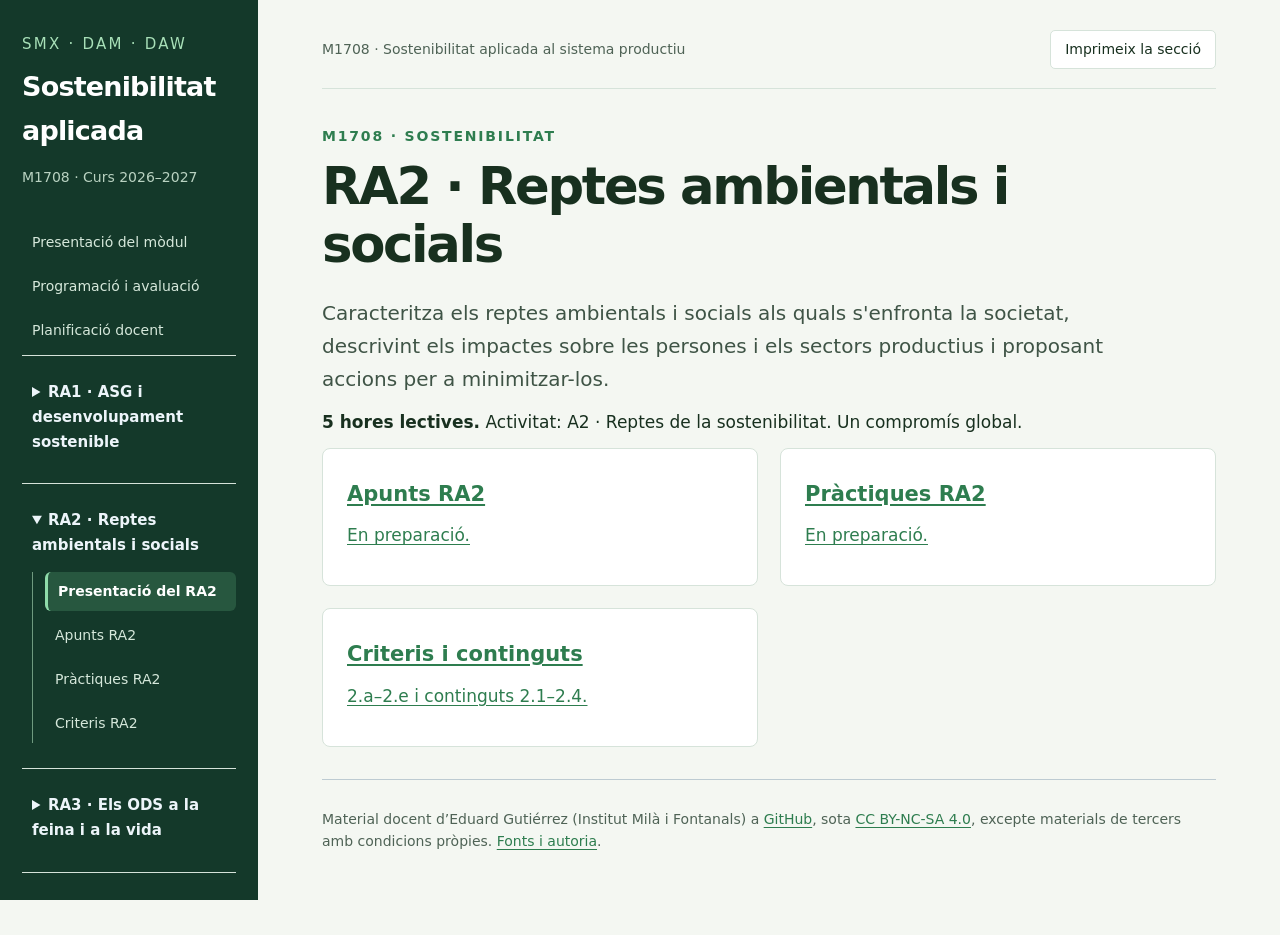
<file: ra2.html>
<!doctype html>
<html lang="ca">
<head>
<meta charset="utf-8">
<meta name="viewport" content="width=device-width,initial-scale=1">
<title>RA2 · Reptes ambientals i socials · M1708</title>
<meta name="description" content="RA2 · Reptes ambientals i socials · M1708 Sostenibilitat aplicada al sistema productiu. Apunts, pràctiques i criteris per a 1r de CFGM SMX i 1r de CFGS DAM/DAW.">
<link rel="stylesheet" href="style.css?v=20261122">
<link rel="icon" href="data:image/svg+xml,%3Csvg%20xmlns='http://www.w3.org/2000/svg'%20viewBox='0%200%2064%2064'%3E%3Crect%20width='64'%20height='64'%20rx='12'%20fill='%2314392a'/%3E%3Ctext%20x='32'%20y='43'%20text-anchor='middle'%20font-size='38'%20fill='white'%20font-family='sans-serif'%3ES%3C/text%3E%3C/svg%3E">
</head>
<body data-default-panel="ra2">
<a class="skip" href="#main">Ves al contingut</a><aside><div class="brand">SMX · DAM · DAW<strong>Sostenibilitat<br>aplicada</strong></div>
<p>M1708 · Curs 2026–2027</p>
<nav aria-label="Mòdul, resultats d’aprenentatge i continguts"><a href="index.html#inici">Presentació del mòdul</a><a href="index.html#programacio">Programació i avaluació</a><a href="index.html#planificacio-docent">Planificació docent</a><details id="nav-ra1"><summary>RA1 · ASG i desenvolupament sostenible</summary><div class="nav-children"><a href="ra1.html#ra1">Presentació del RA1</a><a href="ra1.html#ra1-materials">Materials i presentació RA1</a><details><summary>Apunts RA1</summary><div class="nav-children"><a href="ra1.html#ra1-apunts">Índex dels apunts</a><a href="ra1.html#ra1-apunts/r1-marcs">01 Sostenibilitat i marcs internacionals</a><a href="ra1.html#ra1-apunts/r1-reptes">02 Reptes globals: clima, ecosistemes i equitat</a><a href="ra1.html#ra1-apunts/r1-agenda">03 L'Agenda 2030 i els ODS</a><a href="ra1.html#ra1-apunts/r1-asg">04 Els criteris ASG a l'empresa</a><a href="ra1.html#ra1-apunts/r1-grups">05 Grups d'interès, riscos i oportunitats</a><a href="ra1.html#ra1-apunts/r1-metriques">06 Mètriques i rendició de comptes</a><a href="ra1.html#ra1-apunts/r1-isr">07 Inversió socialment responsable (ISR)</a><a href="ra1.html#ra1-apunts/r1-casos">08 Casos reals, resum i glossari</a></div></details><a href="ra1.html#ra1-practiques">Pràctiques RA1</a><a href="ra1.html#ra1-prova">Prova escrita RA1</a><a href="ra1.html#ra1-criteris">Criteris RA1</a></div></details><details id="nav-ra2"><summary>RA2 · Reptes ambientals i socials</summary><div class="nav-children"><a href="ra2.html#ra2">Presentació del RA2</a><a href="ra2.html#ra2-apunts">Apunts RA2</a><a href="ra2.html#ra2-practiques">Pràctiques RA2</a><a href="ra2.html#ra2-criteris">Criteris RA2</a></div></details><details id="nav-ra3"><summary>RA3 · Els ODS a la feina i a la vida</summary><div class="nav-children"><a href="ra3.html#ra3">Presentació del RA3</a><a href="ra3.html#ra3-apunts">Apunts RA3</a><a href="ra3.html#ra3-practiques">Pràctiques RA3</a><a href="ra3.html#ra3-criteris">Criteris RA3</a></div></details><details id="nav-ra4"><summary>RA4 · Economia circular i ecodisseny</summary><div class="nav-children"><a href="ra4.html#ra4">Presentació del RA4</a><a href="ra4.html#ra4-apunts">Apunts RA4</a><a href="ra4.html#ra4-practiques">Pràctiques RA4</a><a href="ra4.html#ra4-criteris">Criteris RA4</a></div></details><details id="nav-ra5"><summary>RA5 · Activitats sostenibles</summary><div class="nav-children"><a href="ra5.html#ra5">Presentació del RA5</a><a href="ra5.html#ra5-apunts">Apunts RA5</a><a href="ra5.html#ra5-practiques">Pràctiques RA5</a><a href="ra5.html#ra5-criteris">Criteris RA5</a></div></details><details id="nav-ra6"><summary>RA6 · Pla de sostenibilitat d’una empresa</summary><div class="nav-children"><a href="ra6.html#ra6">Presentació del RA6</a><a href="ra6.html#ra6-projecte">El projecte</a><a href="ra6.html#ra6-criteris">Criteris RA6</a></div></details><a href="index.html#fonts">Fonts i autoria</a></nav><div class="nav-foot">M1708 · 33 h · 1 h setmanal<br>Mòdul transversal de primer curs<br><br>Institut Milà i Fontanals · Igualada</div></aside><main id="main"><div class="topline"><span>M1708 · Sostenibilitat aplicada al sistema productiu</span><button id="print" class="print">Imprimeix la secció</button></div>
<section class="panel" id="ra2" data-title="RA2 · Reptes ambientals i socials"><div class="eyebrow">M1708 · Sostenibilitat</div><h1>RA2 · Reptes ambientals i socials</h1><p class="lead">Caracteritza els reptes ambientals i socials als quals s'enfronta la societat, descrivint els impactes sobre les persones i els sectors productius i proposant accions per a minimitzar-los.</p>
<p><strong>5 hores lectives.</strong> Activitat: A2 · Reptes de la sostenibilitat. Un compromís global.</p>
<div class="grid"><a class="card" href="#ra2-apunts"><h3>Apunts RA2</h3><p>En preparació.</p></a><a class="card" href="#ra2-practiques"><h3>Pràctiques RA2</h3><p>En preparació.</p></a><a class="card" href="#ra2-criteris"><h3>Criteris i continguts</h3><p>2.a–2.e i continguts 2.1–2.4.</p></a></div></section><section class="panel" id="ra2-apunts" data-title="Apunts RA2"><div class="eyebrow">M1708 · Sostenibilitat</div><h1>Apunts RA2</h1><p class="notice amber">En preparació. Apareixerà aquí quan comencem el RA.</p><h2>Continguts que es treballaran</h2><p><strong>2. Reptes ambientals i socials</strong></p><ul class="curriculum-contents"><li><strong>2.1</strong> Identificació dels impactes socials, ambientals i econòmics del sector en les seves parts interessades.</li><li><strong>2.2</strong> Anàlisi dels reptes ambientals i socials relacionats amb l'activitat econòmica.</li><li><strong>2.3</strong> Economia circular i gestió de compromisos socials a l'empresa.</li><li><strong>2.4</strong> Aliances i sinergies publicoprivades per a l'assoliment dels reptes ambientals i socials.</li></ul></section><section class="panel" id="ra2-practiques" data-title="Pràctiques RA2"><div class="eyebrow">M1708 · Sostenibilitat</div><h1>Pràctiques RA2</h1><p class="notice amber">En preparació. Apareixerà aquí quan comencem el RA.</p></section><section class="panel" id="ra2-criteris" data-title="RA2 · Criteris i continguts"><div class="eyebrow">M1708 · Sostenibilitat</div><h1>RA2 · Criteris i continguts</h1><p class="lead">Caracteritza els reptes ambientals i socials als quals s'enfronta la societat, descrivint els impactes sobre les persones i els sectors productius i proposant accions per a minimitzar-los.</p><h2>Criteris d’avaluació</h2><ol class="ca-letter-list"><li><strong>2.a</strong> Identifica els principals reptes ambientals i socials.</li><li><strong>2.b</strong> Relaciona els reptes ambientals i socials amb el desenvolupament de l'activitat econòmica.</li><li><strong>2.c</strong> Analitza l'efecte dels impactes ambientals i socials sobre les persones i els sectors productius.</li><li><strong>2.d</strong> Identifica les mesures i accions encaminades a minimitzar els impactes ambientals i socials.</li><li><strong>2.e</strong> Analitza la importància d'establir aliances i treballar de manera transversal i coordinada per a abordar amb èxit els reptes ambientals i socials.</li></ol><h2>Continguts</h2><p><strong>2. Reptes ambientals i socials</strong></p><ul class="curriculum-contents"><li><strong>2.1</strong> Identificació dels impactes socials, ambientals i econòmics del sector en les seves parts interessades.</li><li><strong>2.2</strong> Anàlisi dels reptes ambientals i socials relacionats amb l'activitat econòmica.</li><li><strong>2.3</strong> Economia circular i gestió de compromisos socials a l'empresa.</li><li><strong>2.4</strong> Aliances i sinergies publicoprivades per a l'assoliment dels reptes ambientals i socials.</li></ul><h2>Instruments i pes</h2><div class="table-wrap"><table><thead><tr><th>Instrument</th><th>Què és</th><th>Pes</th></tr></thead><tbody><tr><td>Q2 · Prova escrita</td><td>Prova individual de tot el RA2.</td><td><strong>80 %</strong></td></tr><tr><td>T2 · Pràctiques</td><td>Mitjana de les pràctiques i exercicis del RA2. Totes són obligatòries.</td><td><strong>20 %</strong></td></tr></tbody></table></div><p class="notice">Per aprovar el RA2 cal un <strong>5 o més a la prova escrita</strong> i haver lliurat <strong>totes les tasques</strong>. Si en falta alguna, la nota màxima del RA és un 4.</p></section>
<footer id="site-license"><p>Material docent d’Eduard Gutiérrez (Institut Milà i Fontanals) a <a href="https://github.com/ejgutierrez74/sostenibilitat">GitHub</a>, sota <a rel="license" href="https://creativecommons.org/licenses/by-nc-sa/4.0/deed.ca">CC BY-NC-SA 4.0</a>, excepte materials de tercers amb condicions pròpies. <a href="index.html#fonts">Fonts i autoria</a>.</p></footer></main><script src="app.js?v=20261122"></script>
</body>
</html>
</file>
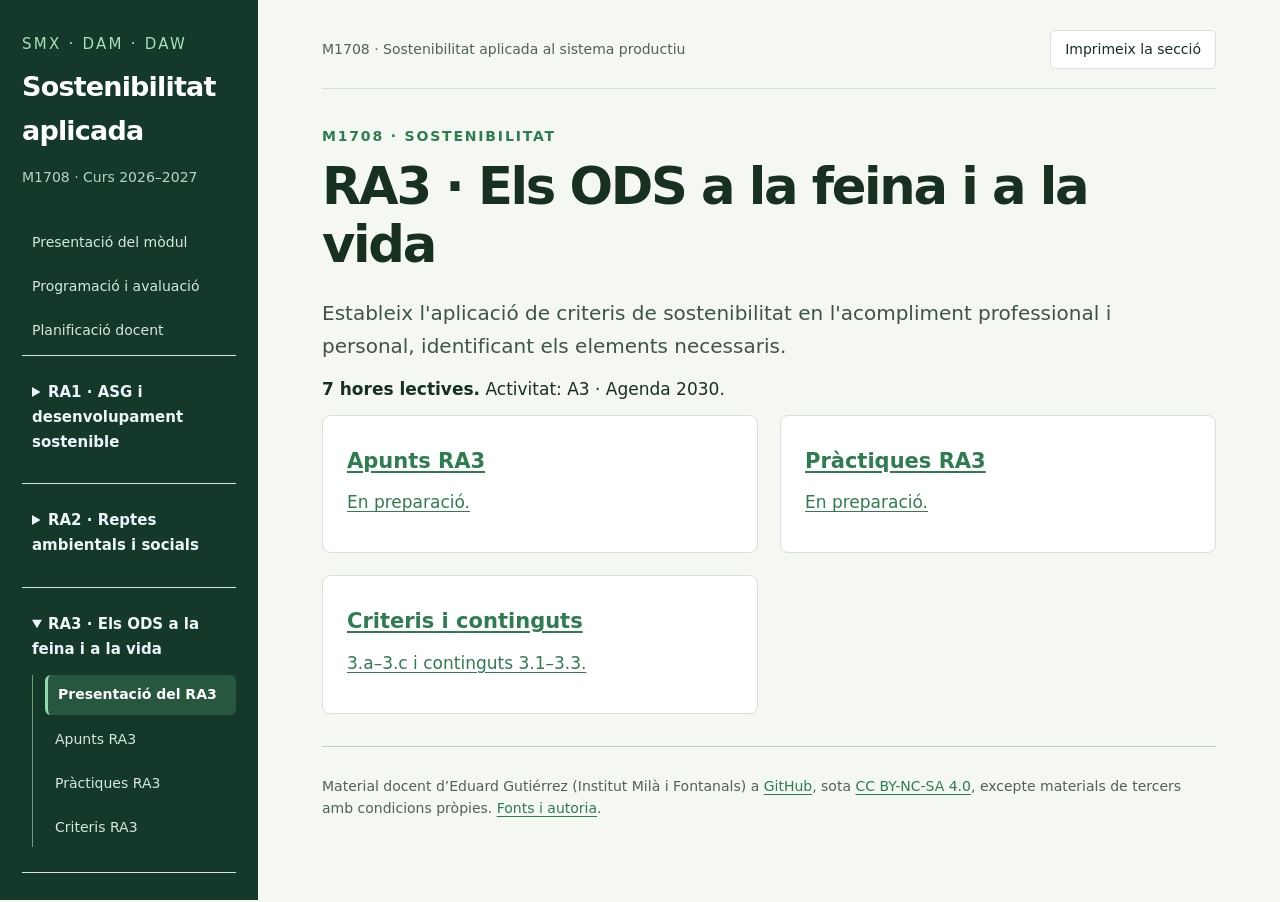
<file: ra3.html>
<!doctype html>
<html lang="ca">
<head>
<meta charset="utf-8">
<meta name="viewport" content="width=device-width,initial-scale=1">
<title>RA3 · Els ODS a la feina i a la vida · M1708</title>
<meta name="description" content="RA3 · Els ODS a la feina i a la vida · M1708 Sostenibilitat aplicada al sistema productiu. Apunts, pràctiques i criteris per a 1r de CFGM SMX i 1r de CFGS DAM/DAW.">
<link rel="stylesheet" href="style.css?v=20261122">
<link rel="icon" href="data:image/svg+xml,%3Csvg%20xmlns='http://www.w3.org/2000/svg'%20viewBox='0%200%2064%2064'%3E%3Crect%20width='64'%20height='64'%20rx='12'%20fill='%2314392a'/%3E%3Ctext%20x='32'%20y='43'%20text-anchor='middle'%20font-size='38'%20fill='white'%20font-family='sans-serif'%3ES%3C/text%3E%3C/svg%3E">
</head>
<body data-default-panel="ra3">
<a class="skip" href="#main">Ves al contingut</a><aside><div class="brand">SMX · DAM · DAW<strong>Sostenibilitat<br>aplicada</strong></div>
<p>M1708 · Curs 2026–2027</p>
<nav aria-label="Mòdul, resultats d’aprenentatge i continguts"><a href="index.html#inici">Presentació del mòdul</a><a href="index.html#programacio">Programació i avaluació</a><a href="index.html#planificacio-docent">Planificació docent</a><details id="nav-ra1"><summary>RA1 · ASG i desenvolupament sostenible</summary><div class="nav-children"><a href="ra1.html#ra1">Presentació del RA1</a><a href="ra1.html#ra1-materials">Materials i presentació RA1</a><details><summary>Apunts RA1</summary><div class="nav-children"><a href="ra1.html#ra1-apunts">Índex dels apunts</a><a href="ra1.html#ra1-apunts/r1-marcs">01 Sostenibilitat i marcs internacionals</a><a href="ra1.html#ra1-apunts/r1-reptes">02 Reptes globals: clima, ecosistemes i equitat</a><a href="ra1.html#ra1-apunts/r1-agenda">03 L'Agenda 2030 i els ODS</a><a href="ra1.html#ra1-apunts/r1-asg">04 Els criteris ASG a l'empresa</a><a href="ra1.html#ra1-apunts/r1-grups">05 Grups d'interès, riscos i oportunitats</a><a href="ra1.html#ra1-apunts/r1-metriques">06 Mètriques i rendició de comptes</a><a href="ra1.html#ra1-apunts/r1-isr">07 Inversió socialment responsable (ISR)</a><a href="ra1.html#ra1-apunts/r1-casos">08 Casos reals, resum i glossari</a></div></details><a href="ra1.html#ra1-practiques">Pràctiques RA1</a><a href="ra1.html#ra1-prova">Prova escrita RA1</a><a href="ra1.html#ra1-criteris">Criteris RA1</a></div></details><details id="nav-ra2"><summary>RA2 · Reptes ambientals i socials</summary><div class="nav-children"><a href="ra2.html#ra2">Presentació del RA2</a><a href="ra2.html#ra2-apunts">Apunts RA2</a><a href="ra2.html#ra2-practiques">Pràctiques RA2</a><a href="ra2.html#ra2-criteris">Criteris RA2</a></div></details><details id="nav-ra3"><summary>RA3 · Els ODS a la feina i a la vida</summary><div class="nav-children"><a href="ra3.html#ra3">Presentació del RA3</a><a href="ra3.html#ra3-apunts">Apunts RA3</a><a href="ra3.html#ra3-practiques">Pràctiques RA3</a><a href="ra3.html#ra3-criteris">Criteris RA3</a></div></details><details id="nav-ra4"><summary>RA4 · Economia circular i ecodisseny</summary><div class="nav-children"><a href="ra4.html#ra4">Presentació del RA4</a><a href="ra4.html#ra4-apunts">Apunts RA4</a><a href="ra4.html#ra4-practiques">Pràctiques RA4</a><a href="ra4.html#ra4-criteris">Criteris RA4</a></div></details><details id="nav-ra5"><summary>RA5 · Activitats sostenibles</summary><div class="nav-children"><a href="ra5.html#ra5">Presentació del RA5</a><a href="ra5.html#ra5-apunts">Apunts RA5</a><a href="ra5.html#ra5-practiques">Pràctiques RA5</a><a href="ra5.html#ra5-criteris">Criteris RA5</a></div></details><details id="nav-ra6"><summary>RA6 · Pla de sostenibilitat d’una empresa</summary><div class="nav-children"><a href="ra6.html#ra6">Presentació del RA6</a><a href="ra6.html#ra6-projecte">El projecte</a><a href="ra6.html#ra6-criteris">Criteris RA6</a></div></details><a href="index.html#fonts">Fonts i autoria</a></nav><div class="nav-foot">M1708 · 33 h · 1 h setmanal<br>Mòdul transversal de primer curs<br><br>Institut Milà i Fontanals · Igualada</div></aside><main id="main"><div class="topline"><span>M1708 · Sostenibilitat aplicada al sistema productiu</span><button id="print" class="print">Imprimeix la secció</button></div>
<section class="panel" id="ra3" data-title="RA3 · Els ODS a la feina i a la vida"><div class="eyebrow">M1708 · Sostenibilitat</div><h1>RA3 · Els ODS a la feina i a la vida</h1><p class="lead">Estableix l'aplicació de criteris de sostenibilitat en l'acompliment professional i personal, identificant els elements necessaris.</p>
<p><strong>7 hores lectives.</strong> Activitat: A3 · Agenda 2030.</p>
<div class="grid"><a class="card" href="#ra3-apunts"><h3>Apunts RA3</h3><p>En preparació.</p></a><a class="card" href="#ra3-practiques"><h3>Pràctiques RA3</h3><p>En preparació.</p></a><a class="card" href="#ra3-criteris"><h3>Criteris i continguts</h3><p>3.a–3.c i continguts 3.1–3.3.</p></a></div></section><section class="panel" id="ra3-apunts" data-title="Apunts RA3"><div class="eyebrow">M1708 · Sostenibilitat</div><h1>Apunts RA3</h1><p class="notice amber">En preparació. Apareixerà aquí quan comencem el RA.</p><h2>Continguts que es treballaran</h2><p><strong>3. Objectius de Desenvolupament Sostenible (ODS)</strong></p><ul class="curriculum-contents"><li><strong>3.1</strong> Identificació dels ODS més rellevants en cada sector productiu.</li><li><strong>3.2</strong> Principals riscos i oportunitats associats als ODS.</li><li><strong>3.3</strong> Mesures orientades a enfortir els aspectes de sostenibilitat i la contribució de les actituds personals en la consecució dels ODS.</li></ul></section><section class="panel" id="ra3-practiques" data-title="Pràctiques RA3"><div class="eyebrow">M1708 · Sostenibilitat</div><h1>Pràctiques RA3</h1><p class="notice amber">En preparació. Apareixerà aquí quan comencem el RA.</p></section><section class="panel" id="ra3-criteris" data-title="RA3 · Criteris i continguts"><div class="eyebrow">M1708 · Sostenibilitat</div><h1>RA3 · Criteris i continguts</h1><p class="lead">Estableix l'aplicació de criteris de sostenibilitat en l'acompliment professional i personal, identificant els elements necessaris.</p><h2>Criteris d’avaluació</h2><ol class="ca-letter-list"><li><strong>3.a</strong> Identifica els ODS més rellevants per a l'activitat professional que realitza.</li><li><strong>3.b</strong> Analitza els riscos i oportunitats que representen els ODS.</li><li><strong>3.c</strong> Identifica les accions necessàries per atendre alguns dels reptes ambientals i socials des de l'activitat professional i l'entorn personal.</li></ol><h2>Continguts</h2><p><strong>3. Objectius de Desenvolupament Sostenible (ODS)</strong></p><ul class="curriculum-contents"><li><strong>3.1</strong> Identificació dels ODS més rellevants en cada sector productiu.</li><li><strong>3.2</strong> Principals riscos i oportunitats associats als ODS.</li><li><strong>3.3</strong> Mesures orientades a enfortir els aspectes de sostenibilitat i la contribució de les actituds personals en la consecució dels ODS.</li></ul><h2>Instruments i pes</h2><div class="table-wrap"><table><thead><tr><th>Instrument</th><th>Què és</th><th>Pes</th></tr></thead><tbody><tr><td>Q3 · Prova escrita</td><td>Prova individual de tot el RA3.</td><td><strong>80 %</strong></td></tr><tr><td>T3 · Pràctiques</td><td>Mitjana de les pràctiques i exercicis del RA3. Totes són obligatòries.</td><td><strong>20 %</strong></td></tr></tbody></table></div><p class="notice">Per aprovar el RA3 cal un <strong>5 o més a la prova escrita</strong> i haver lliurat <strong>totes les tasques</strong>. Si en falta alguna, la nota màxima del RA és un 4.</p></section>
<footer id="site-license"><p>Material docent d’Eduard Gutiérrez (Institut Milà i Fontanals) a <a href="https://github.com/ejgutierrez74/sostenibilitat">GitHub</a>, sota <a rel="license" href="https://creativecommons.org/licenses/by-nc-sa/4.0/deed.ca">CC BY-NC-SA 4.0</a>, excepte materials de tercers amb condicions pròpies. <a href="index.html#fonts">Fonts i autoria</a>.</p></footer></main><script src="app.js?v=20261122"></script>
</body>
</html>
</file>
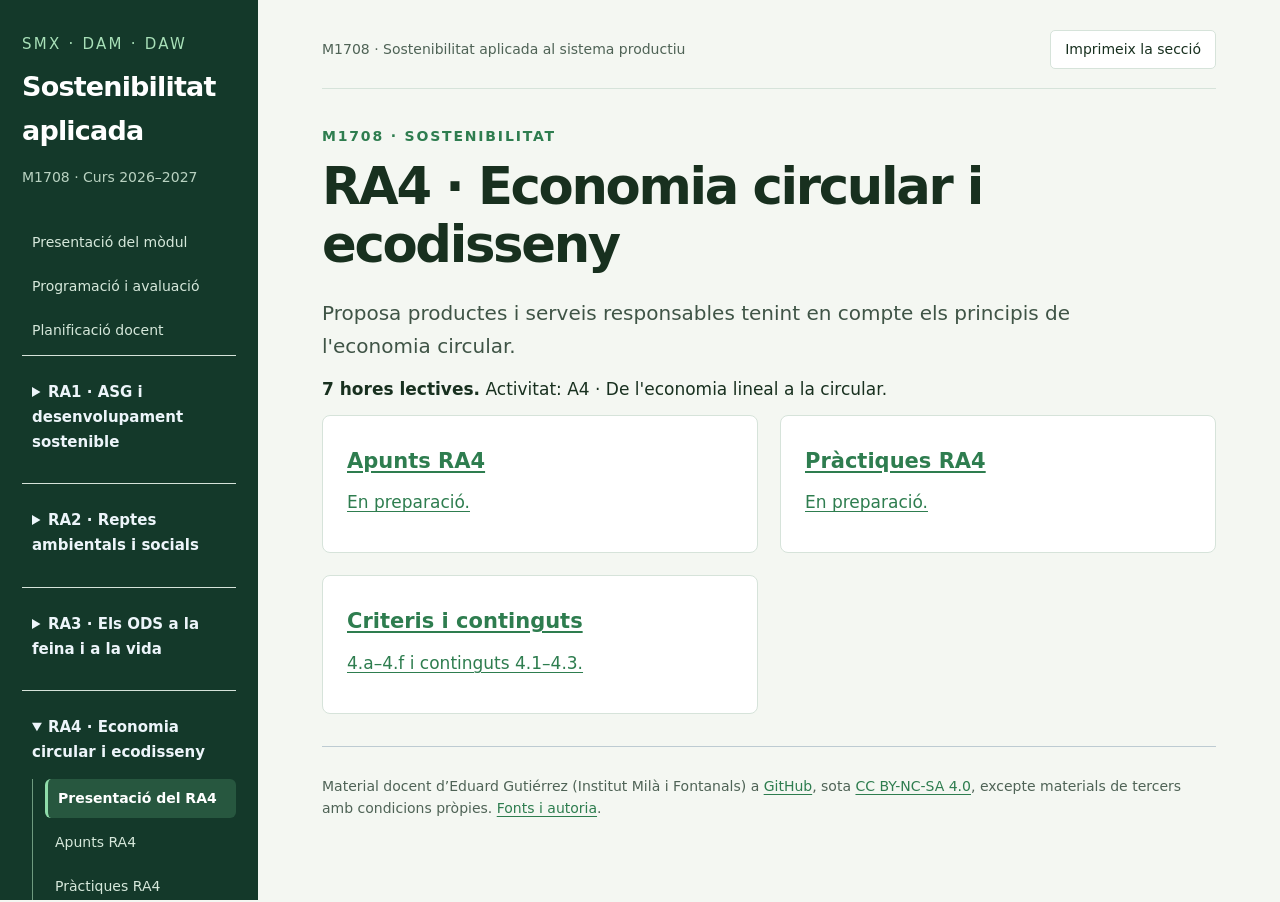
<file: ra4.html>
<!doctype html>
<html lang="ca">
<head>
<meta charset="utf-8">
<meta name="viewport" content="width=device-width,initial-scale=1">
<title>RA4 · Economia circular i ecodisseny · M1708</title>
<meta name="description" content="RA4 · Economia circular i ecodisseny · M1708 Sostenibilitat aplicada al sistema productiu. Apunts, pràctiques i criteris per a 1r de CFGM SMX i 1r de CFGS DAM/DAW.">
<link rel="stylesheet" href="style.css?v=20261122">
<link rel="icon" href="data:image/svg+xml,%3Csvg%20xmlns='http://www.w3.org/2000/svg'%20viewBox='0%200%2064%2064'%3E%3Crect%20width='64'%20height='64'%20rx='12'%20fill='%2314392a'/%3E%3Ctext%20x='32'%20y='43'%20text-anchor='middle'%20font-size='38'%20fill='white'%20font-family='sans-serif'%3ES%3C/text%3E%3C/svg%3E">
</head>
<body data-default-panel="ra4">
<a class="skip" href="#main">Ves al contingut</a><aside><div class="brand">SMX · DAM · DAW<strong>Sostenibilitat<br>aplicada</strong></div>
<p>M1708 · Curs 2026–2027</p>
<nav aria-label="Mòdul, resultats d’aprenentatge i continguts"><a href="index.html#inici">Presentació del mòdul</a><a href="index.html#programacio">Programació i avaluació</a><a href="index.html#planificacio-docent">Planificació docent</a><details id="nav-ra1"><summary>RA1 · ASG i desenvolupament sostenible</summary><div class="nav-children"><a href="ra1.html#ra1">Presentació del RA1</a><a href="ra1.html#ra1-materials">Materials i presentació RA1</a><details><summary>Apunts RA1</summary><div class="nav-children"><a href="ra1.html#ra1-apunts">Índex dels apunts</a><a href="ra1.html#ra1-apunts/r1-marcs">01 Sostenibilitat i marcs internacionals</a><a href="ra1.html#ra1-apunts/r1-reptes">02 Reptes globals: clima, ecosistemes i equitat</a><a href="ra1.html#ra1-apunts/r1-agenda">03 L'Agenda 2030 i els ODS</a><a href="ra1.html#ra1-apunts/r1-asg">04 Els criteris ASG a l'empresa</a><a href="ra1.html#ra1-apunts/r1-grups">05 Grups d'interès, riscos i oportunitats</a><a href="ra1.html#ra1-apunts/r1-metriques">06 Mètriques i rendició de comptes</a><a href="ra1.html#ra1-apunts/r1-isr">07 Inversió socialment responsable (ISR)</a><a href="ra1.html#ra1-apunts/r1-casos">08 Casos reals, resum i glossari</a></div></details><a href="ra1.html#ra1-practiques">Pràctiques RA1</a><a href="ra1.html#ra1-prova">Prova escrita RA1</a><a href="ra1.html#ra1-criteris">Criteris RA1</a></div></details><details id="nav-ra2"><summary>RA2 · Reptes ambientals i socials</summary><div class="nav-children"><a href="ra2.html#ra2">Presentació del RA2</a><a href="ra2.html#ra2-apunts">Apunts RA2</a><a href="ra2.html#ra2-practiques">Pràctiques RA2</a><a href="ra2.html#ra2-criteris">Criteris RA2</a></div></details><details id="nav-ra3"><summary>RA3 · Els ODS a la feina i a la vida</summary><div class="nav-children"><a href="ra3.html#ra3">Presentació del RA3</a><a href="ra3.html#ra3-apunts">Apunts RA3</a><a href="ra3.html#ra3-practiques">Pràctiques RA3</a><a href="ra3.html#ra3-criteris">Criteris RA3</a></div></details><details id="nav-ra4"><summary>RA4 · Economia circular i ecodisseny</summary><div class="nav-children"><a href="ra4.html#ra4">Presentació del RA4</a><a href="ra4.html#ra4-apunts">Apunts RA4</a><a href="ra4.html#ra4-practiques">Pràctiques RA4</a><a href="ra4.html#ra4-criteris">Criteris RA4</a></div></details><details id="nav-ra5"><summary>RA5 · Activitats sostenibles</summary><div class="nav-children"><a href="ra5.html#ra5">Presentació del RA5</a><a href="ra5.html#ra5-apunts">Apunts RA5</a><a href="ra5.html#ra5-practiques">Pràctiques RA5</a><a href="ra5.html#ra5-criteris">Criteris RA5</a></div></details><details id="nav-ra6"><summary>RA6 · Pla de sostenibilitat d’una empresa</summary><div class="nav-children"><a href="ra6.html#ra6">Presentació del RA6</a><a href="ra6.html#ra6-projecte">El projecte</a><a href="ra6.html#ra6-criteris">Criteris RA6</a></div></details><a href="index.html#fonts">Fonts i autoria</a></nav><div class="nav-foot">M1708 · 33 h · 1 h setmanal<br>Mòdul transversal de primer curs<br><br>Institut Milà i Fontanals · Igualada</div></aside><main id="main"><div class="topline"><span>M1708 · Sostenibilitat aplicada al sistema productiu</span><button id="print" class="print">Imprimeix la secció</button></div>
<section class="panel" id="ra4" data-title="RA4 · Economia circular i ecodisseny"><div class="eyebrow">M1708 · Sostenibilitat</div><h1>RA4 · Economia circular i ecodisseny</h1><p class="lead">Proposa productes i serveis responsables tenint en compte els principis de l'economia circular.</p>
<p><strong>7 hores lectives.</strong> Activitat: A4 · De l'economia lineal a la circular.</p>
<div class="grid"><a class="card" href="#ra4-apunts"><h3>Apunts RA4</h3><p>En preparació.</p></a><a class="card" href="#ra4-practiques"><h3>Pràctiques RA4</h3><p>En preparació.</p></a><a class="card" href="#ra4-criteris"><h3>Criteris i continguts</h3><p>4.a–4.f i continguts 4.1–4.3.</p></a></div></section><section class="panel" id="ra4-apunts" data-title="Apunts RA4"><div class="eyebrow">M1708 · Sostenibilitat</div><h1>Apunts RA4</h1><p class="notice amber">En preparació. Apareixerà aquí quan comencem el RA.</p><h2>Continguts que es treballaran</h2><p><strong>4. Producció de béns i serveis</strong></p><ul class="curriculum-contents"><li><strong>4.1</strong> Pla d'acció i models de negoci basats en l'economia verda i circular per la producció de béns i/o serveis.</li><li><strong>4.2</strong> Principis de l'ecodisseny i la certificació ASG per la producció de béns i/o serveis.</li><li><strong>4.3</strong> Integració de la sostenibilitat en l'estratègia empresarial per a la producció de béns i serveis.</li></ul></section><section class="panel" id="ra4-practiques" data-title="Pràctiques RA4"><div class="eyebrow">M1708 · Sostenibilitat</div><h1>Pràctiques RA4</h1><p class="notice amber">En preparació. Apareixerà aquí quan comencem el RA.</p></section><section class="panel" id="ra4-criteris" data-title="RA4 · Criteris i continguts"><div class="eyebrow">M1708 · Sostenibilitat</div><h1>RA4 · Criteris i continguts</h1><p class="lead">Proposa productes i serveis responsables tenint en compte els principis de l'economia circular.</p><h2>Criteris d’avaluació</h2><ol class="ca-letter-list"><li><strong>4.a</strong> Caracteritza el model de producció i consum actual.</li><li><strong>4.b</strong> Identifica els principis de l'economia verda i circular.</li><li><strong>4.c</strong> Contrasta els beneficis de l'economia verda i circular enfront del model clàssic de producció.</li><li><strong>4.d</strong> Aplica principis d'ecodisseny.</li><li><strong>4.e</strong> Analitza el cicle de vida del producte.</li><li><strong>4.f</strong> Identifica els processos de producció i els criteris de sostenibilitat aplicats.</li></ol><h2>Continguts</h2><p><strong>4. Producció de béns i serveis</strong></p><ul class="curriculum-contents"><li><strong>4.1</strong> Pla d'acció i models de negoci basats en l'economia verda i circular per la producció de béns i/o serveis.</li><li><strong>4.2</strong> Principis de l'ecodisseny i la certificació ASG per la producció de béns i/o serveis.</li><li><strong>4.3</strong> Integració de la sostenibilitat en l'estratègia empresarial per a la producció de béns i serveis.</li></ul><h2>Instruments i pes</h2><div class="table-wrap"><table><thead><tr><th>Instrument</th><th>Què és</th><th>Pes</th></tr></thead><tbody><tr><td>Q4 · Prova escrita</td><td>Prova individual de tot el RA4.</td><td><strong>80 %</strong></td></tr><tr><td>T4 · Pràctiques</td><td>Mitjana de les pràctiques i exercicis del RA4. Totes són obligatòries.</td><td><strong>20 %</strong></td></tr></tbody></table></div><p class="notice">Per aprovar el RA4 cal un <strong>5 o més a la prova escrita</strong> i haver lliurat <strong>totes les tasques</strong>. Si en falta alguna, la nota màxima del RA és un 4.</p></section>
<footer id="site-license"><p>Material docent d’Eduard Gutiérrez (Institut Milà i Fontanals) a <a href="https://github.com/ejgutierrez74/sostenibilitat">GitHub</a>, sota <a rel="license" href="https://creativecommons.org/licenses/by-nc-sa/4.0/deed.ca">CC BY-NC-SA 4.0</a>, excepte materials de tercers amb condicions pròpies. <a href="index.html#fonts">Fonts i autoria</a>.</p></footer></main><script src="app.js?v=20261122"></script>
</body>
</html>
</file>
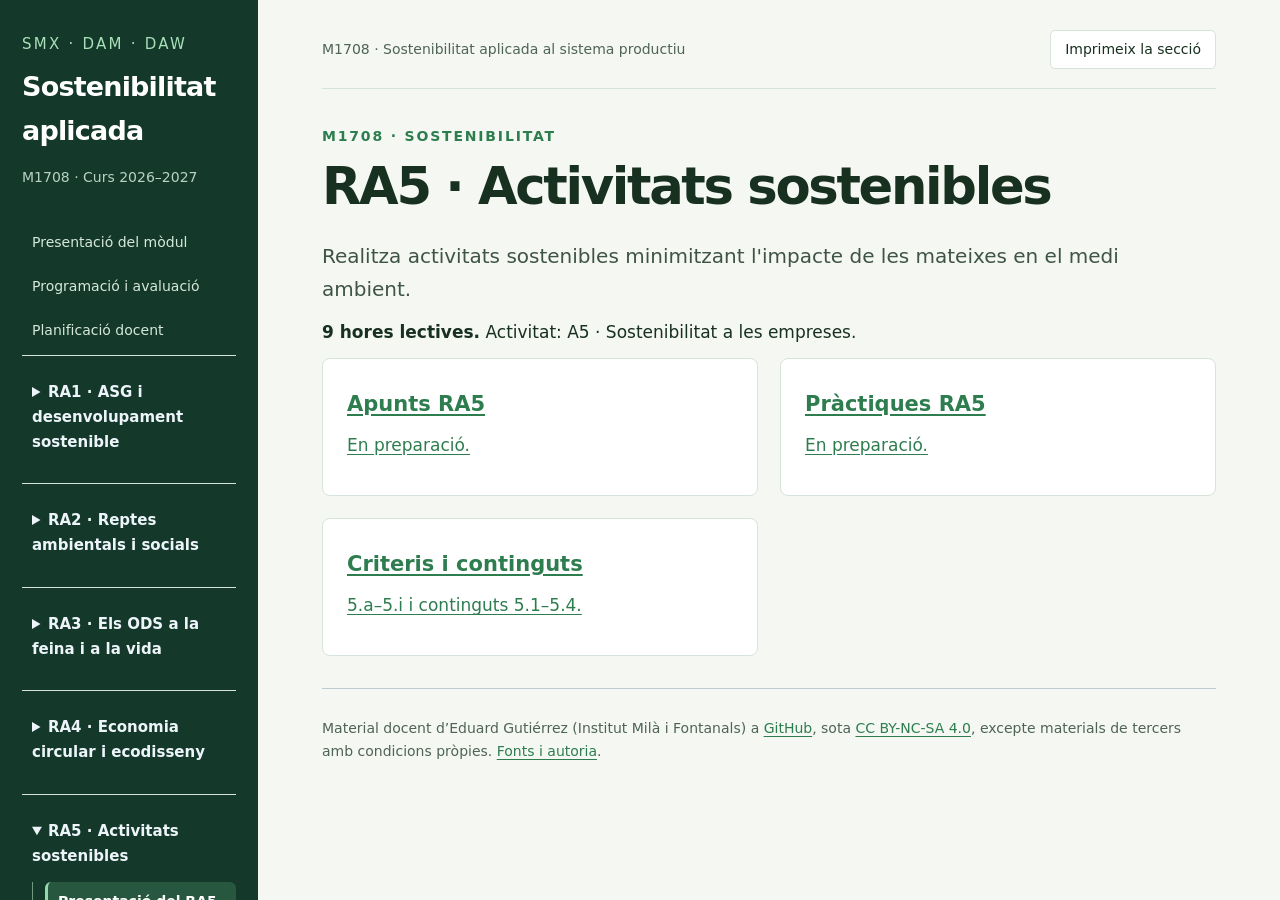
<file: ra5.html>
<!doctype html>
<html lang="ca">
<head>
<meta charset="utf-8">
<meta name="viewport" content="width=device-width,initial-scale=1">
<title>RA5 · Activitats sostenibles · M1708</title>
<meta name="description" content="RA5 · Activitats sostenibles · M1708 Sostenibilitat aplicada al sistema productiu. Apunts, pràctiques i criteris per a 1r de CFGM SMX i 1r de CFGS DAM/DAW.">
<link rel="stylesheet" href="style.css?v=20261122">
<link rel="icon" href="data:image/svg+xml,%3Csvg%20xmlns='http://www.w3.org/2000/svg'%20viewBox='0%200%2064%2064'%3E%3Crect%20width='64'%20height='64'%20rx='12'%20fill='%2314392a'/%3E%3Ctext%20x='32'%20y='43'%20text-anchor='middle'%20font-size='38'%20fill='white'%20font-family='sans-serif'%3ES%3C/text%3E%3C/svg%3E">
</head>
<body data-default-panel="ra5">
<a class="skip" href="#main">Ves al contingut</a><aside><div class="brand">SMX · DAM · DAW<strong>Sostenibilitat<br>aplicada</strong></div>
<p>M1708 · Curs 2026–2027</p>
<nav aria-label="Mòdul, resultats d’aprenentatge i continguts"><a href="index.html#inici">Presentació del mòdul</a><a href="index.html#programacio">Programació i avaluació</a><a href="index.html#planificacio-docent">Planificació docent</a><details id="nav-ra1"><summary>RA1 · ASG i desenvolupament sostenible</summary><div class="nav-children"><a href="ra1.html#ra1">Presentació del RA1</a><a href="ra1.html#ra1-materials">Materials i presentació RA1</a><details><summary>Apunts RA1</summary><div class="nav-children"><a href="ra1.html#ra1-apunts">Índex dels apunts</a><a href="ra1.html#ra1-apunts/r1-marcs">01 Sostenibilitat i marcs internacionals</a><a href="ra1.html#ra1-apunts/r1-reptes">02 Reptes globals: clima, ecosistemes i equitat</a><a href="ra1.html#ra1-apunts/r1-agenda">03 L'Agenda 2030 i els ODS</a><a href="ra1.html#ra1-apunts/r1-asg">04 Els criteris ASG a l'empresa</a><a href="ra1.html#ra1-apunts/r1-grups">05 Grups d'interès, riscos i oportunitats</a><a href="ra1.html#ra1-apunts/r1-metriques">06 Mètriques i rendició de comptes</a><a href="ra1.html#ra1-apunts/r1-isr">07 Inversió socialment responsable (ISR)</a><a href="ra1.html#ra1-apunts/r1-casos">08 Casos reals, resum i glossari</a></div></details><a href="ra1.html#ra1-practiques">Pràctiques RA1</a><a href="ra1.html#ra1-prova">Prova escrita RA1</a><a href="ra1.html#ra1-criteris">Criteris RA1</a></div></details><details id="nav-ra2"><summary>RA2 · Reptes ambientals i socials</summary><div class="nav-children"><a href="ra2.html#ra2">Presentació del RA2</a><a href="ra2.html#ra2-apunts">Apunts RA2</a><a href="ra2.html#ra2-practiques">Pràctiques RA2</a><a href="ra2.html#ra2-criteris">Criteris RA2</a></div></details><details id="nav-ra3"><summary>RA3 · Els ODS a la feina i a la vida</summary><div class="nav-children"><a href="ra3.html#ra3">Presentació del RA3</a><a href="ra3.html#ra3-apunts">Apunts RA3</a><a href="ra3.html#ra3-practiques">Pràctiques RA3</a><a href="ra3.html#ra3-criteris">Criteris RA3</a></div></details><details id="nav-ra4"><summary>RA4 · Economia circular i ecodisseny</summary><div class="nav-children"><a href="ra4.html#ra4">Presentació del RA4</a><a href="ra4.html#ra4-apunts">Apunts RA4</a><a href="ra4.html#ra4-practiques">Pràctiques RA4</a><a href="ra4.html#ra4-criteris">Criteris RA4</a></div></details><details id="nav-ra5"><summary>RA5 · Activitats sostenibles</summary><div class="nav-children"><a href="ra5.html#ra5">Presentació del RA5</a><a href="ra5.html#ra5-apunts">Apunts RA5</a><a href="ra5.html#ra5-practiques">Pràctiques RA5</a><a href="ra5.html#ra5-criteris">Criteris RA5</a></div></details><details id="nav-ra6"><summary>RA6 · Pla de sostenibilitat d’una empresa</summary><div class="nav-children"><a href="ra6.html#ra6">Presentació del RA6</a><a href="ra6.html#ra6-projecte">El projecte</a><a href="ra6.html#ra6-criteris">Criteris RA6</a></div></details><a href="index.html#fonts">Fonts i autoria</a></nav><div class="nav-foot">M1708 · 33 h · 1 h setmanal<br>Mòdul transversal de primer curs<br><br>Institut Milà i Fontanals · Igualada</div></aside><main id="main"><div class="topline"><span>M1708 · Sostenibilitat aplicada al sistema productiu</span><button id="print" class="print">Imprimeix la secció</button></div>
<section class="panel" id="ra5" data-title="RA5 · Activitats sostenibles"><div class="eyebrow">M1708 · Sostenibilitat</div><h1>RA5 · Activitats sostenibles</h1><p class="lead">Realitza activitats sostenibles minimitzant l'impacte de les mateixes en el medi ambient.</p>
<p><strong>9 hores lectives.</strong> Activitat: A5 · Sostenibilitat a les empreses.</p>
<div class="grid"><a class="card" href="#ra5-apunts"><h3>Apunts RA5</h3><p>En preparació.</p></a><a class="card" href="#ra5-practiques"><h3>Pràctiques RA5</h3><p>En preparació.</p></a><a class="card" href="#ra5-criteris"><h3>Criteris i continguts</h3><p>5.a–5.i i continguts 5.1–5.4.</p></a></div></section><section class="panel" id="ra5-apunts" data-title="Apunts RA5"><div class="eyebrow">M1708 · Sostenibilitat</div><h1>Apunts RA5</h1><p class="notice amber">En preparació. Apareixerà aquí quan comencem el RA.</p><h2>Continguts que es treballaran</h2><p><strong>5. Activitats sostenibles</strong></p><ul class="curriculum-contents"><li><strong>5.1</strong> Pla d'acció i models de negoci basats en l'economia verda i circular per la creació d'activitats sostenibles.</li><li><strong>5.2</strong> Principis de l'ecodisseny i la certificació ASG per la creació d'activitats sostenibles.</li><li><strong>5.3</strong> Integració de la sostenibilitat per la creació d'activitats sostenibles en l'estratègia empresarial tot considerant normativa ambiental.</li><li><strong>5.4</strong> Comparativa de l'economia verda i circular front el model clàssic en la creació d'activitats sostenibles.</li></ul></section><section class="panel" id="ra5-practiques" data-title="Pràctiques RA5"><div class="eyebrow">M1708 · Sostenibilitat</div><h1>Pràctiques RA5</h1><p class="notice amber">En preparació. Apareixerà aquí quan comencem el RA.</p></section><section class="panel" id="ra5-criteris" data-title="RA5 · Criteris i continguts"><div class="eyebrow">M1708 · Sostenibilitat</div><h1>RA5 · Criteris i continguts</h1><p class="lead">Realitza activitats sostenibles minimitzant l'impacte de les mateixes en el medi ambient.</p><h2>Criteris d’avaluació</h2><ol class="ca-letter-list"><li><strong>5.a</strong> Caracteritza el model de producció i consum actual.</li><li><strong>5.b</strong> Identifica els principis de l'economia verda i circular.</li><li><strong>5.c</strong> Contrasta els beneficis de l'economia verda i circular enfront del model clàssic de producció.</li><li><strong>5.d</strong> Avalua l'impacte de les activitats personals i professionals.</li><li><strong>5.e</strong> Aplica principis d'ecodisseny.</li><li><strong>5.f</strong> Aplica estratègies sostenibles.</li><li><strong>5.g</strong> Analitza el cicle de vida del producte.</li><li><strong>5.h</strong> Identifica els processos de producció i els criteris de sostenibilitat aplicats.</li><li><strong>5.i</strong> Aplica la normativa ambiental.</li></ol><h2>Continguts</h2><p><strong>5. Activitats sostenibles</strong></p><ul class="curriculum-contents"><li><strong>5.1</strong> Pla d'acció i models de negoci basats en l'economia verda i circular per la creació d'activitats sostenibles.</li><li><strong>5.2</strong> Principis de l'ecodisseny i la certificació ASG per la creació d'activitats sostenibles.</li><li><strong>5.3</strong> Integració de la sostenibilitat per la creació d'activitats sostenibles en l'estratègia empresarial tot considerant normativa ambiental.</li><li><strong>5.4</strong> Comparativa de l'economia verda i circular front el model clàssic en la creació d'activitats sostenibles.</li></ul><h2>Instruments i pes</h2><div class="table-wrap"><table><thead><tr><th>Instrument</th><th>Què és</th><th>Pes</th></tr></thead><tbody><tr><td>Q5 · Prova escrita</td><td>Prova individual de tot el RA5.</td><td><strong>80 %</strong></td></tr><tr><td>T5 · Pràctiques</td><td>Mitjana de les pràctiques i exercicis del RA5. Totes són obligatòries.</td><td><strong>20 %</strong></td></tr></tbody></table></div><p class="notice">Per aprovar el RA5 cal un <strong>5 o més a la prova escrita</strong> i haver lliurat <strong>totes les tasques</strong>. Si en falta alguna, la nota màxima del RA és un 4.</p></section>
<footer id="site-license"><p>Material docent d’Eduard Gutiérrez (Institut Milà i Fontanals) a <a href="https://github.com/ejgutierrez74/sostenibilitat">GitHub</a>, sota <a rel="license" href="https://creativecommons.org/licenses/by-nc-sa/4.0/deed.ca">CC BY-NC-SA 4.0</a>, excepte materials de tercers amb condicions pròpies. <a href="index.html#fonts">Fonts i autoria</a>.</p></footer></main><script src="app.js?v=20261122"></script>
</body>
</html>
</file>
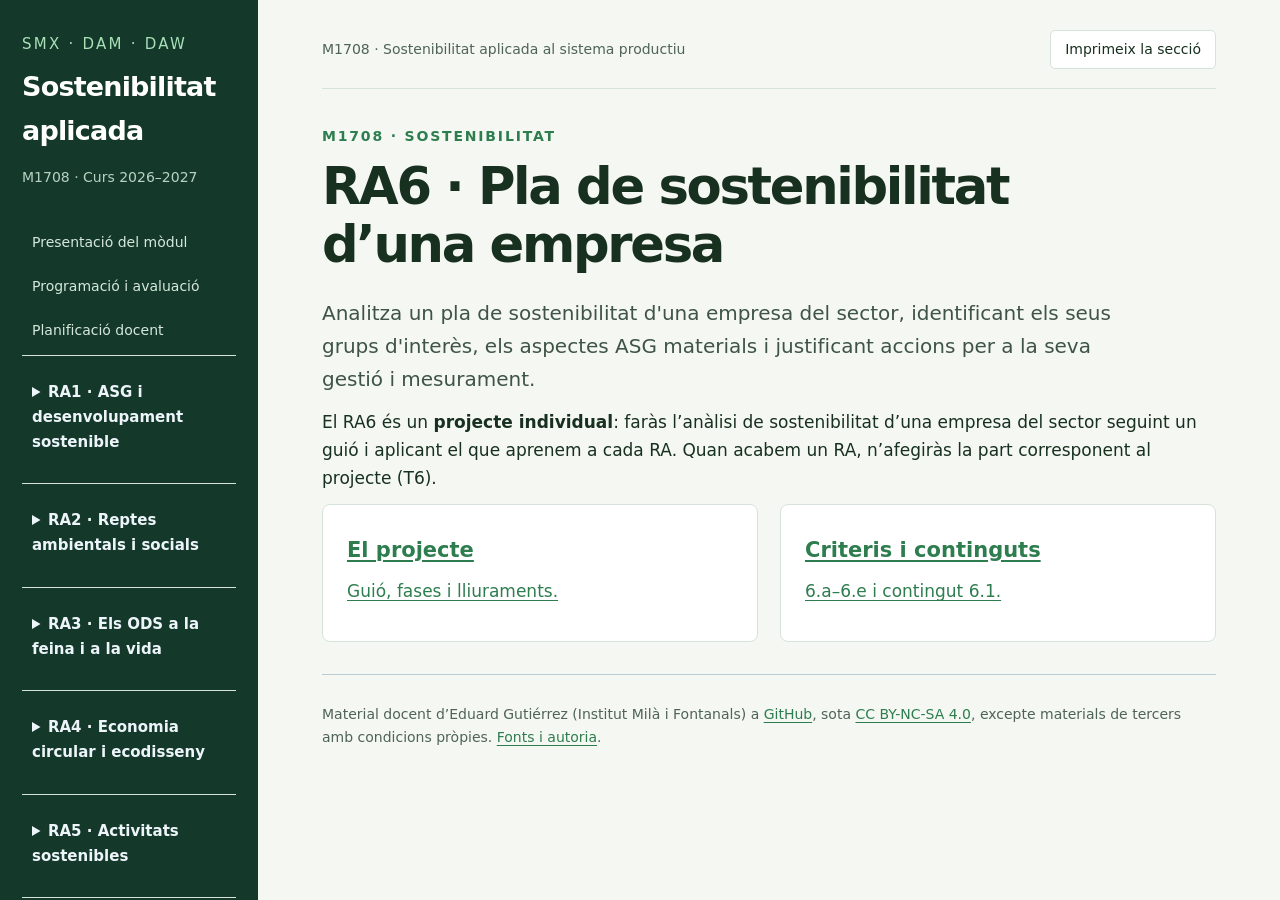
<file: ra6.html>
<!doctype html>
<html lang="ca">
<head>
<meta charset="utf-8">
<meta name="viewport" content="width=device-width,initial-scale=1">
<title>RA6 · Pla de sostenibilitat · M1708</title>
<meta name="description" content="RA6 · Pla de sostenibilitat · M1708 Sostenibilitat aplicada al sistema productiu. Apunts, pràctiques i criteris per a 1r de CFGM SMX i 1r de CFGS DAM/DAW.">
<link rel="stylesheet" href="style.css?v=20261122">
<link rel="icon" href="data:image/svg+xml,%3Csvg%20xmlns='http://www.w3.org/2000/svg'%20viewBox='0%200%2064%2064'%3E%3Crect%20width='64'%20height='64'%20rx='12'%20fill='%2314392a'/%3E%3Ctext%20x='32'%20y='43'%20text-anchor='middle'%20font-size='38'%20fill='white'%20font-family='sans-serif'%3ES%3C/text%3E%3C/svg%3E">
</head>
<body data-default-panel="ra6">
<a class="skip" href="#main">Ves al contingut</a><aside><div class="brand">SMX · DAM · DAW<strong>Sostenibilitat<br>aplicada</strong></div>
<p>M1708 · Curs 2026–2027</p>
<nav aria-label="Mòdul, resultats d’aprenentatge i continguts"><a href="index.html#inici">Presentació del mòdul</a><a href="index.html#programacio">Programació i avaluació</a><a href="index.html#planificacio-docent">Planificació docent</a><details id="nav-ra1"><summary>RA1 · ASG i desenvolupament sostenible</summary><div class="nav-children"><a href="ra1.html#ra1">Presentació del RA1</a><a href="ra1.html#ra1-materials">Materials i presentació RA1</a><details><summary>Apunts RA1</summary><div class="nav-children"><a href="ra1.html#ra1-apunts">Índex dels apunts</a><a href="ra1.html#ra1-apunts/r1-marcs">01 Sostenibilitat i marcs internacionals</a><a href="ra1.html#ra1-apunts/r1-reptes">02 Reptes globals: clima, ecosistemes i equitat</a><a href="ra1.html#ra1-apunts/r1-agenda">03 L'Agenda 2030 i els ODS</a><a href="ra1.html#ra1-apunts/r1-asg">04 Els criteris ASG a l'empresa</a><a href="ra1.html#ra1-apunts/r1-grups">05 Grups d'interès, riscos i oportunitats</a><a href="ra1.html#ra1-apunts/r1-metriques">06 Mètriques i rendició de comptes</a><a href="ra1.html#ra1-apunts/r1-isr">07 Inversió socialment responsable (ISR)</a><a href="ra1.html#ra1-apunts/r1-casos">08 Casos reals, resum i glossari</a></div></details><a href="ra1.html#ra1-practiques">Pràctiques RA1</a><a href="ra1.html#ra1-prova">Prova escrita RA1</a><a href="ra1.html#ra1-criteris">Criteris RA1</a></div></details><details id="nav-ra2"><summary>RA2 · Reptes ambientals i socials</summary><div class="nav-children"><a href="ra2.html#ra2">Presentació del RA2</a><a href="ra2.html#ra2-apunts">Apunts RA2</a><a href="ra2.html#ra2-practiques">Pràctiques RA2</a><a href="ra2.html#ra2-criteris">Criteris RA2</a></div></details><details id="nav-ra3"><summary>RA3 · Els ODS a la feina i a la vida</summary><div class="nav-children"><a href="ra3.html#ra3">Presentació del RA3</a><a href="ra3.html#ra3-apunts">Apunts RA3</a><a href="ra3.html#ra3-practiques">Pràctiques RA3</a><a href="ra3.html#ra3-criteris">Criteris RA3</a></div></details><details id="nav-ra4"><summary>RA4 · Economia circular i ecodisseny</summary><div class="nav-children"><a href="ra4.html#ra4">Presentació del RA4</a><a href="ra4.html#ra4-apunts">Apunts RA4</a><a href="ra4.html#ra4-practiques">Pràctiques RA4</a><a href="ra4.html#ra4-criteris">Criteris RA4</a></div></details><details id="nav-ra5"><summary>RA5 · Activitats sostenibles</summary><div class="nav-children"><a href="ra5.html#ra5">Presentació del RA5</a><a href="ra5.html#ra5-apunts">Apunts RA5</a><a href="ra5.html#ra5-practiques">Pràctiques RA5</a><a href="ra5.html#ra5-criteris">Criteris RA5</a></div></details><details id="nav-ra6"><summary>RA6 · Pla de sostenibilitat d’una empresa</summary><div class="nav-children"><a href="ra6.html#ra6">Presentació del RA6</a><a href="ra6.html#ra6-projecte">El projecte</a><a href="ra6.html#ra6-criteris">Criteris RA6</a></div></details><a href="index.html#fonts">Fonts i autoria</a></nav><div class="nav-foot">M1708 · 33 h · 1 h setmanal<br>Mòdul transversal de primer curs<br><br>Institut Milà i Fontanals · Igualada</div></aside><main id="main"><div class="topline"><span>M1708 · Sostenibilitat aplicada al sistema productiu</span><button id="print" class="print">Imprimeix la secció</button></div>
<section class="panel" id="ra6" data-title="RA6 · Pla de sostenibilitat"><div class="eyebrow">M1708 · Sostenibilitat</div><h1>RA6 · Pla de sostenibilitat d’una empresa</h1><p class="lead">Analitza un pla de sostenibilitat d'una empresa del sector, identificant els seus grups d'interès, els aspectes ASG materials i justificant accions per a la seva gestió i mesurament.</p>
<p>El RA6 és un <strong>projecte individual</strong>: faràs l’anàlisi de sostenibilitat d’una empresa del sector seguint un guió i aplicant el que aprenem a cada RA. Quan acabem un RA, n’afegiràs la part corresponent al projecte (T6).</p>
<div class="grid"><a class="card" href="#ra6-projecte"><h3>El projecte</h3><p>Guió, fases i lliuraments.</p></a><a class="card" href="#ra6-criteris"><h3>Criteris i continguts</h3><p>6.a–6.e i contingut 6.1.</p></a></div></section><section class="panel" id="ra6-projecte" data-title="Projecte RA6"><div class="eyebrow">M1708 · Sostenibilitat</div><h1>El projecte del RA6</h1><p class="lead">Un informe de sostenibilitat d’una empresa del sector informàtic.</p>
<h2>Què ha d’incloure</h2><ol><li>Presentació de l’empresa i del seu sector.</li><li>Grups d’interès i les seves expectatives.</li><li>Aspectes ASG materials (matriu de materialitat).</li><li>Accions per minimitzar impactes negatius i aprofitar oportunitats.</li><li>Indicadors i mètriques d’avaluació.</li><li>Informe final de sostenibilitat.</li></ol><p class="notice amber">En preparació. Apareixerà aquí quan comencem el RA.</p></section><section class="panel" id="ra6-criteris" data-title="RA6 · Criteris i continguts"><div class="eyebrow">M1708 · Sostenibilitat</div><h1>RA6 · Criteris i continguts</h1><h2>Criteris d’avaluació</h2><ol class="ca-letter-list"><li><strong>6.a</strong> Identifica els principals grups d'interès de l'empresa.</li><li><strong>6.b</strong> Analitza els aspectes ASG materials, les expectatives dels grups d'interès i la importància dels aspectes ASG en relació amb els objectius empresarials.</li><li><strong>6.c</strong> Defineix accions encaminades a minimitzar els impactes negatius i aprofitar les oportunitats que plantegen els principals aspectes ASG identificats.</li><li><strong>6.d</strong> Determina les mètriques d'avaluació de l'acompliment de l'empresa d'acord amb els estàndards de sostenibilitat més àmpliament utilitzats.</li><li><strong>6.e</strong> Elabora un informe de sostenibilitat amb el pla i els indicadors proposats.</li></ol><h2>Continguts</h2><p><strong>6. Pla de sostenibilitat de l'empresa</strong></p><ul class="curriculum-contents"><li><strong>6.1</strong> Elaboració d'un informe de sostenibilitat: grups d'interès, anàlisi dels aspectes materials ASG, accions per minimitzar impactes negatius i maximitzar les oportunitats, indicadors i mètriques d'avaluació.</li></ul><h2>Instruments i pes</h2><p>El RA6 es qualifica al 100 % amb el <strong>projecte individual</strong> (T6).</p></section>
<footer id="site-license"><p>Material docent d’Eduard Gutiérrez (Institut Milà i Fontanals) a <a href="https://github.com/ejgutierrez74/sostenibilitat">GitHub</a>, sota <a rel="license" href="https://creativecommons.org/licenses/by-nc-sa/4.0/deed.ca">CC BY-NC-SA 4.0</a>, excepte materials de tercers amb condicions pròpies. <a href="index.html#fonts">Fonts i autoria</a>.</p></footer></main><script src="app.js?v=20261122"></script>
</body>
</html>
</file>
<file: style.css>
:root{--ink:#18301f;--muted:#4f6356;--nav:#14392a;--accent:#2e7d4f;--line:#d6e3da;--bg:#f4f7f2}*{box-sizing:border-box}body{margin:0;background:var(--bg);color:var(--ink);font:17px/1.65 system-ui,sans-serif}a{color:var(--accent);text-underline-offset:3px}button,input{font:inherit}button{cursor:pointer}.skip{position:fixed;top:-100px;z-index:9;background:white;padding:12px}.skip:focus{top:0}aside{position:fixed;width:258px;inset:0 auto 0 0;background:var(--nav);color:white;padding:32px 22px;overflow:auto}.brand{font-size:15px;letter-spacing:.15em;color:#a8e0b8}.brand strong{display:block;font-size:27px;letter-spacing:-.03em;color:white;margin-top:8px}aside p{font-size:14px;color:#b9d2c1}nav{margin-top:34px}nav a{display:block;padding:11px 13px;border-radius:6px;color:#d6e8db;text-decoration:none;margin:5px 0;font-size:16px}nav a.active{background:#27573f;color:white;border-left:3px solid #8fdcaa}nav a:hover{background:#1f4a34}.nav-foot{margin-top:40px;border-top:1px solid #456b54;padding-top:18px;font-size:14px}main{margin-left:258px;padding:30px 5vw 70px;max-width:1500px}.topline{display:flex;justify-content:space-between;gap:18px;align-items:center;color:var(--muted);font-size:14px;border-bottom:1px solid var(--line);padding-bottom:19px;margin-bottom:36px}.print{border:1px solid var(--line);background:white;border-radius:5px;padding:7px 14px;color:var(--ink)}h1{font-size:clamp(32px,4vw,52px);line-height:1.12;letter-spacing:-.045em;max-width:820px;margin:10px 0 24px}h2{font-size:27px;line-height:1.3;margin:36px 0 15px;letter-spacing:-.025em}h3{font-size:21px;line-height:1.4;margin:26px 0 10px}p{margin:12px 0}.eyebrow{color:var(--accent);font-size:14px;letter-spacing:.13em;text-transform:uppercase;font-weight:700}.lead{font-size:20px;max-width:820px;color:#3f5446}.panel{display:none}.panel.active{display:block}.stats{display:grid;grid-template-columns:repeat(3,1fr);gap:1px;background:var(--line);border:1px solid var(--line);margin:28px 0}.stat{background:white;padding:19px 25px}.stat b{display:block;font-size:32px;line-height:1.3}.stat span{font-size:14px;color:var(--muted)}.notice{padding:17px 21px;background:#e8f3ec;border-left:4px solid var(--accent);margin:24px 0}.notice.amber{background:#fff3da;border-color:#ae7417}.grid{display:grid;grid-template-columns:1fr 1fr;gap:22px}.card{background:white;border:1px solid var(--line);padding:24px;border-radius:8px}.card h3{margin-top:7px}.card a{font-weight:650}.tag{font-size:13px;background:#e6efe8;padding:4px 9px;border-radius:4px;display:inline-block}.table-wrap{overflow:auto;border:1px solid var(--line);background:white;margin:20px 0}table{width:100%;border-collapse:collapse;font-size:15px}th{text-align:left;background:#e7f0e9;font-size:14px}th,td{padding:13px 15px;border-bottom:1px solid var(--line);vertical-align:top}tr:last-child td{border-bottom:0}.schedule{min-width:890px}.schedule td:first-child{font-weight:700;color:var(--accent)}.proposed{background:#fff7e8}article{background:white;border:1px solid var(--line);padding:30px clamp(20px,3vw,44px);margin:25px 0;border-radius:8px;scroll-margin-top:20px}article>h2:first-of-type{margin-top:7px}article p,article li{max-width:880px}li{padding-left:4px;margin:7px 0}details{border-top:1px solid var(--line);padding:15px 0;margin-top:20px}summary{cursor:pointer;font-weight:650;color:var(--accent)}pre{background:#173a2a;color:#e5f5f5;padding:20px;overflow:auto;font:14px/1.65 ui-monospace,monospace;border-radius:5px}code{font-family:ui-monospace,monospace}.toc{display:flex;flex-wrap:wrap;gap:10px}.toc a{padding:7px 12px;background:white;border:1px solid var(--line);border-radius:5px;text-decoration:none;font-size:15px}.formula{font:600 21px/1.7 ui-monospace,monospace;border-left:3px solid #2e7d4f;padding:12px 20px;background:#eff7f1}.small{font-size:14px;color:var(--muted)}.calc{display:grid;grid-template-columns:repeat(3,1fr);gap:15px}.calc label{font-size:15px}.calc input{width:100%;padding:9px;border:1px solid #99adb9;border-radius:4px;margin-top:5px}.result{background:#e8f3ec;padding:18px;margin-top:18px;font-weight:650}footer{font-size:14px;color:var(--muted);margin-top:40px}.linklist li{margin:14px 0}button:focus-visible,a:focus-visible,summary:focus-visible,input:focus-visible{outline:3px solid #dc9220;outline-offset:3px}@media(max-width:900px){aside{position:static;width:auto;padding:20px}.brand strong{font-size:24px}aside p,.nav-foot{display:none}nav{margin:15px 0 0;display:flex;overflow:auto;gap:5px}nav a{white-space:nowrap;margin:0}main{margin:0;padding:24px}.grid{grid-template-columns:1fr}.topline{margin-bottom:25px}}@media(max-width:550px){.stats{grid-template-columns:1fr}.stat{display:flex;align-items:center;gap:15px;padding:12px 18px}.stat b{font-size:25px}.calc{grid-template-columns:1fr}main{padding:20px 16px}article{padding:23px 18px}.topline{align-items:start}.lead{font-size:18px}}@media print{aside,.topline,.toc,.no-print,footer{display:none!important}body{background:white;font-size:11pt}main{margin:0;padding:0;max-width:none}.panel{display:none!important}.panel.active{display:block!important}h1{font-size:27pt}h2{font-size:19pt}article{border:0;padding:0;border-radius:0;break-before:page}.table-wrap{overflow:visible}table{font-size:9pt}.schedule{min-width:0}th,td{padding:6px}.grid{display:block}.card{margin:12px 0;break-inside:avoid}pre{white-space:pre-wrap;color:black;background:#eee;font-size:9pt}.notice{border:1px solid #aaa}.answer{display:none!important}a{color:inherit}.stats{display:flex}.stat{flex:1}details{display:none}.page-break{break-before:page}}

.scheme{margin:1.5rem 0}.scheme svg{width:100%;height:auto;max-width:760px}.scheme figcaption{font-size:.9rem;color:#3f5446}.ra-card{color:inherit;text-decoration:none}.teacher-plan{display:block!important;padding:0!important}nav a{font-size:14px!important;padding:8px 10px!important}aside{overflow-y:auto}#teacher-login{max-width:440px}#teacher-login label{display:block;margin-bottom:8px}#teacher-key{width:100%;padding:12px;margin-bottom:12px}#teacher-login button,#teacher-lock{padding:12px 18px;background:#14392a;color:white;border:0;border-radius:6px;font-size:16px;cursor:pointer}[hidden]{display:none!important}.table-wrap{max-width:100%;overflow:auto}@media print{#professorat{display:none!important}}

nav details{margin:5px 0}nav summary{font-size:15px;cursor:pointer;padding:9px 10px;color:#edf5fa}nav .nav-children{padding-left:12px;border-left:1px solid #6f9a7f;margin-left:10px}nav .nav-children a{white-space:normal}nav a.active{font-weight:700}.extension{padding:14px;border:1px solid #b8cbd7;border-radius:6px;margin:20px 0}.extension summary{cursor:pointer;font-weight:650}#linux-guia h4{margin-top:30px;font-size:19px}@media(max-width:900px){nav{display:block;max-height:280px;overflow:auto}nav a{white-space:normal}}

#site-license{font-size:.875rem;line-height:1.6;margin-top:2rem;padding-top:1rem;border-top:1px solid #bdcbd2}#site-license a{text-decoration:underline}@media print{#site-license{display:block!important}}

.scheme img{display:block;width:100%;max-width:780px;height:auto}#ra4-apunts .notice details{margin-bottom:0} @media print{.scheme{break-inside:avoid}}

#programacio-ra-curriculum h3{font-size:1.2rem}#programacio-ra-curriculum h4{font-size:1rem;margin:1.5rem 0 .5rem}.curriculum-contents{list-style:none;padding-left:0}#programacio-notes-modul .formula{overflow-wrap:anywhere;font-size:1.05rem}#programacio-recuperacio .notice h3{margin-top:0}

.ca-letter-list{list-style:none;padding-left:0}.ca-letter-list li{padding-left:0;margin:.8rem 0}.ca-letter-list li>strong{display:inline-block;min-width:2.5rem}#programacio-ra-curriculum [aria-selected="true"]{background:#2e7d4f;color:white;border-color:#2e7d4f}.grade-equation{margin:1.5rem 0;padding:1.4rem;background:#eff7f1;border-left:3px solid #2e7d4f;overflow-x:auto;max-width:100%;font-size:1.2rem}.grade-equation math{font-family:math;font-size:1.1em;min-width:max-content}.digital-criterion{border-left:3px solid #2e7d4f;padding-left:1rem}@media print{#programacio-ra-curriculum>article{break-before:auto}.grade-equation{font-size:10pt;padding:.5rem}.grade-equation math{font-size:1em}}

/* Course landing and digital competency tabs */
.course-cover{border-top:6px solid #2e7d4f;padding-top:1.5rem;margin-bottom:2rem}
.course-cover h1{font-size:clamp(2.4rem,4.6vw,4.5rem);line-height:1.08;max-width:20ch;letter-spacing:-.035em;margin:.6rem 0 1.4rem;overflow-wrap:break-word}
.course-module{font-size:clamp(1.35rem,2.4vw,2rem);font-weight:700;color:#2e7d4f;margin:0 0 2rem}
.course-hours{width:100%;table-layout:fixed}
.course-hours caption{text-align:left;font-weight:700;margin-bottom:.6rem}
.course-hours th,.course-hours td{white-space:normal;overflow-wrap:anywhere}
.course-hours td strong{display:block;font-size:clamp(1.6rem,3vw,2.6rem);color:#14392a;line-height:1.3}
.course-hours td span{display:block;font-size:.9rem;margin-top:.35rem}
#digital-ra-tabs > [hidden]{display:none!important}
#digital-ra-tabs [role="tabpanel"]{padding-top:.6rem}
#digital-ra-tabs article{border-top:1px solid #cbd9e0;padding-top:1.2rem;margin-top:1.5rem}
#digital-ra-tabs article h2{font-size:1.3rem}
.digital-empty{padding:1.5rem;border-left:4px solid #2e7d4f;background:#e8f3ec}
.digital-record{border-top:1px solid #cbd9e0;margin-top:2rem;padding-top:1rem}
@media(max-width:600px){.course-cover h1{font-size:2.25rem}.course-hours th,.course-hours td{padding:.65rem .4rem}.course-hours th{font-size:.875rem}.course-hours td span{font-size:.875rem}}
#digital-ra-tabs [aria-selected="true"]{background:#2e7d4f;color:white;border-color:#2e7d4f}

article blockquote{margin:20px 0;padding:14px 20px;background:#e8f3ec;border-left:4px solid #2e7d4f}article blockquote p{margin:6px 0}article img{max-width:100%;height:auto}.scheme img{border:1px solid #d6e3da;border-radius:6px}article td img{max-width:64px}.schedule td:first-child{white-space:nowrap}
</file>
